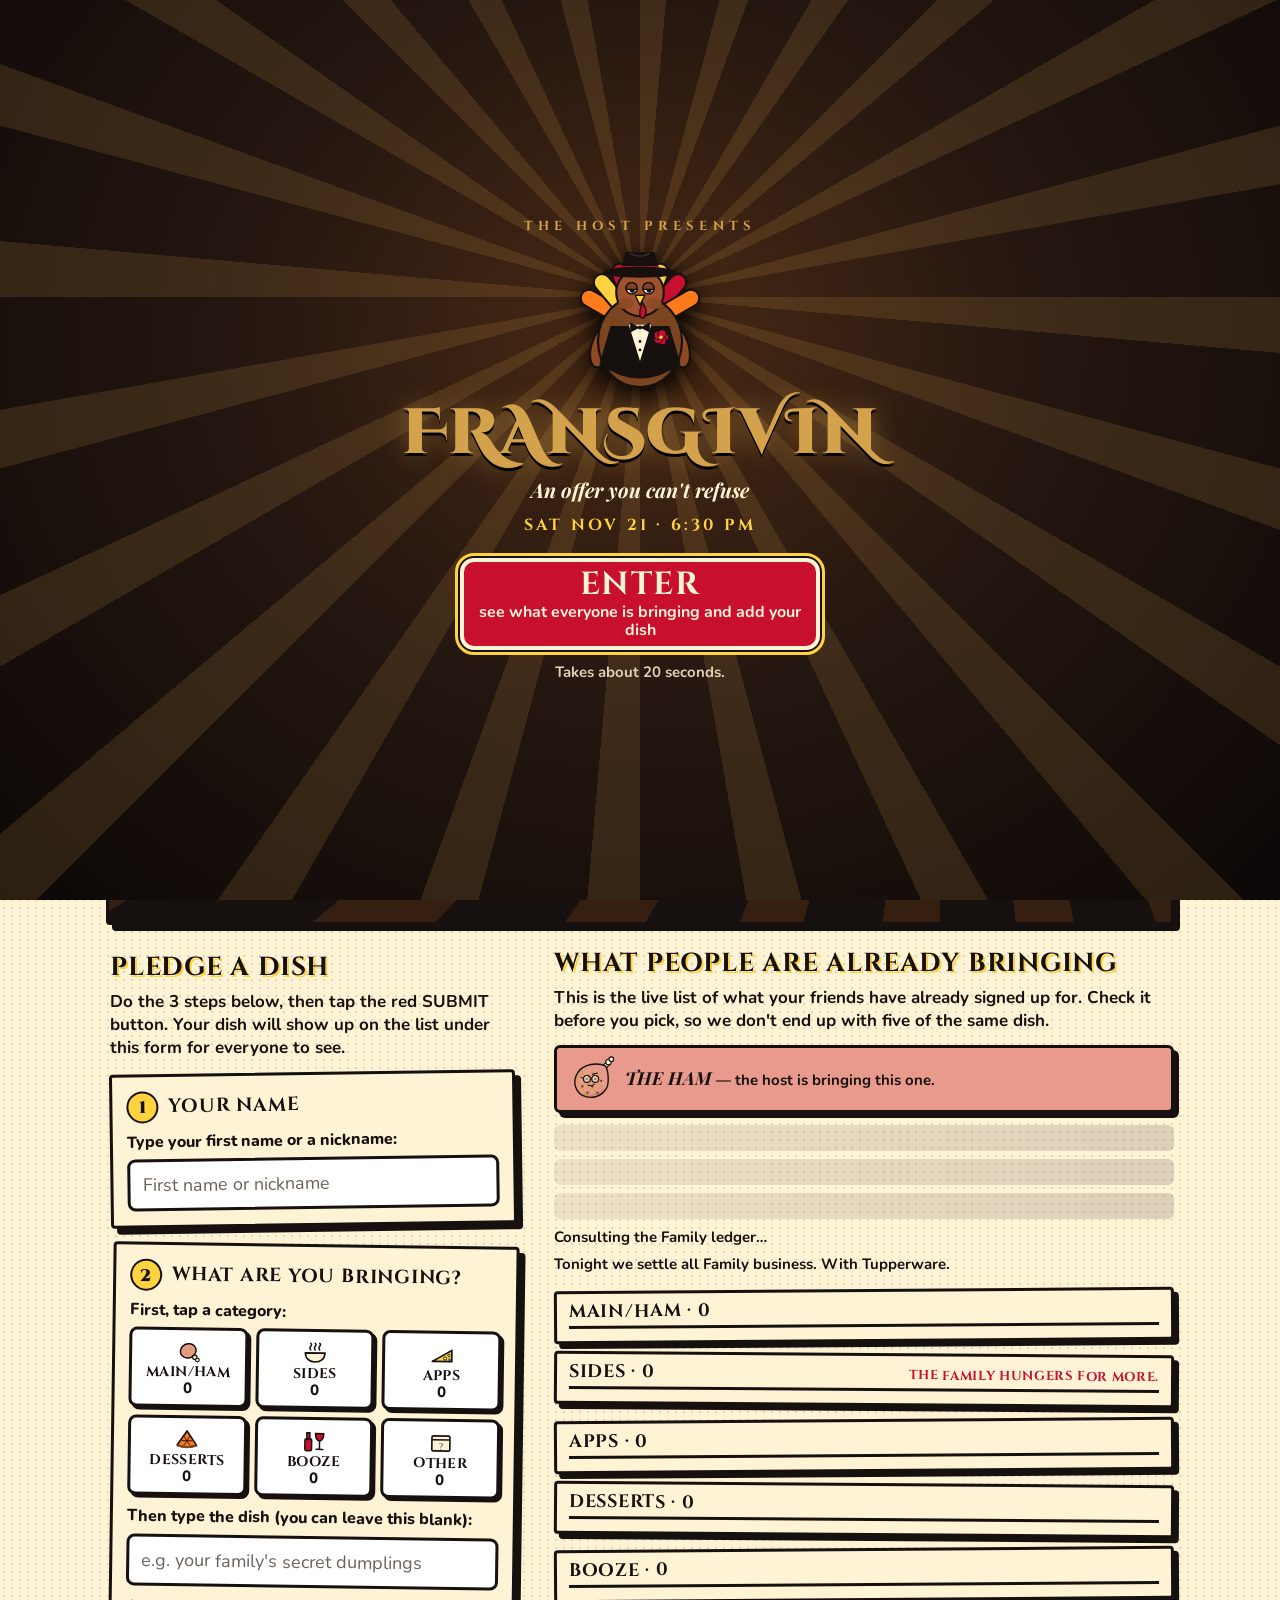
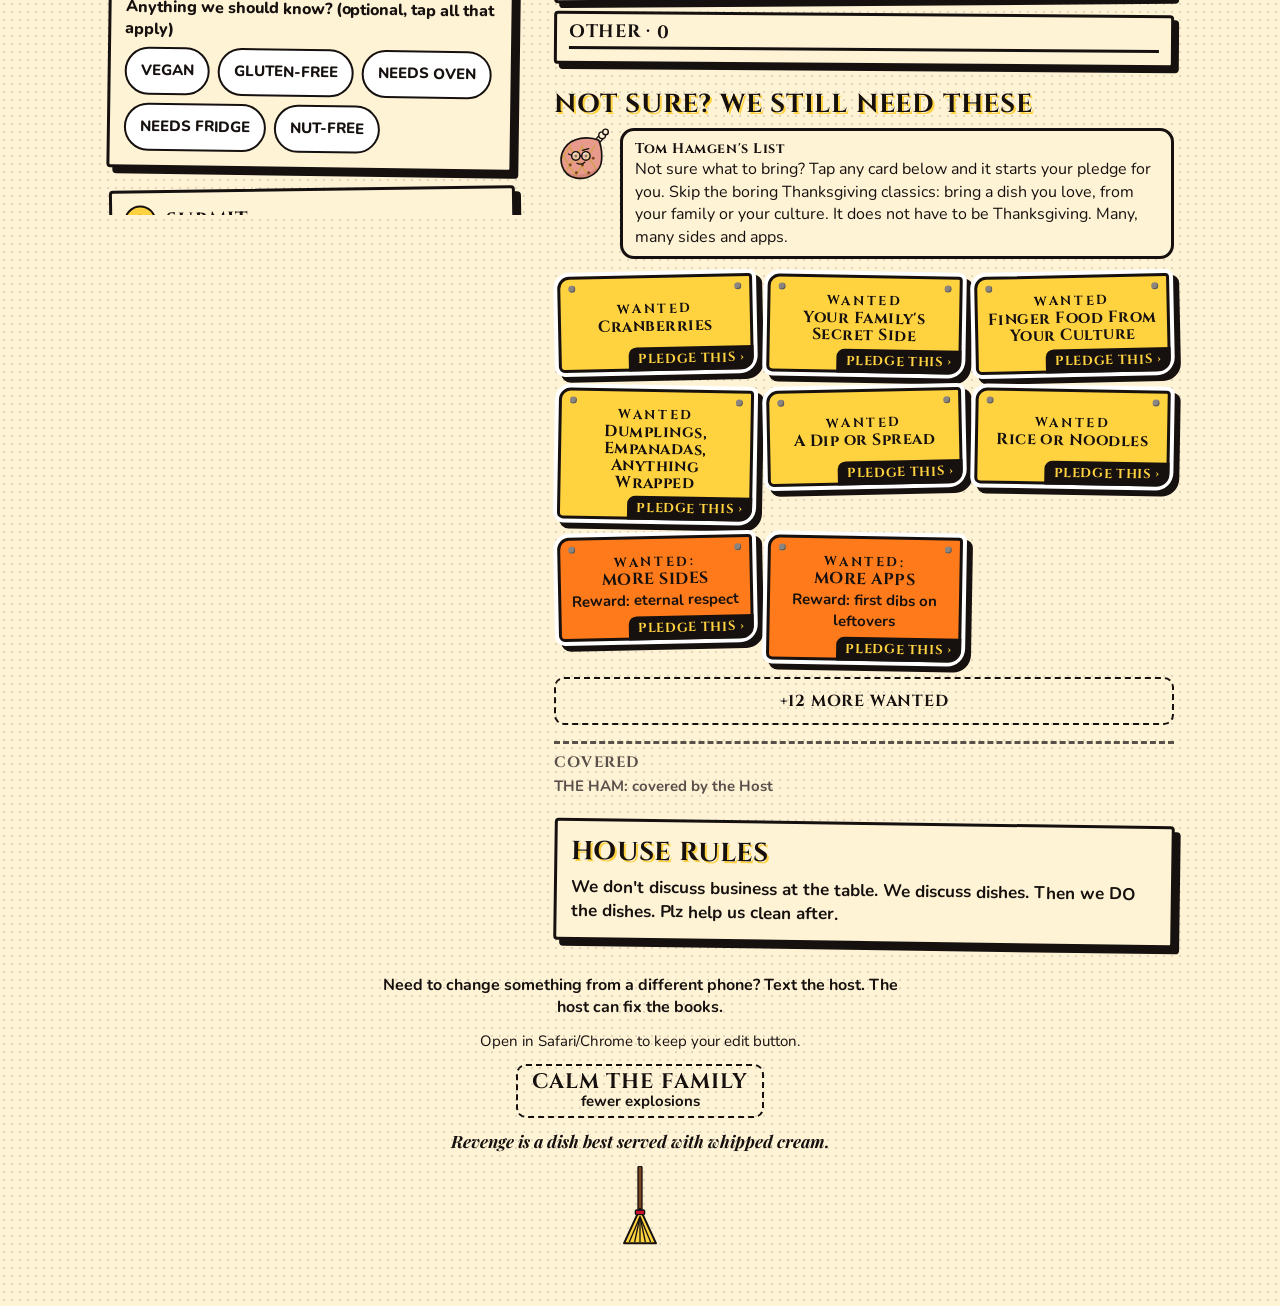
<file: index.html>
<!doctype html>
<html lang="en">
<head>
<meta charset="utf-8">
<meta name="viewport" content="width=device-width, initial-scale=1, viewport-fit=cover">
<title>FRANSGIVIN — An Offer You Can't Refuse (Bring Sides)</title>
<meta name="description" content="Sat Nov 21 · 6:30pm. Bring foods and booze. Plz help us clean after.">
<meta name="theme-color" content="#16110F">
<meta name="format-detection" content="telephone=no">
<meta property="og:title" content="FRANSGIVIN: An Offer You Can't Refuse">
<meta property="og:description" content="Sat Nov 21 · 6:30pm. Pledge a dish. Bring sides. The Family is watching.">
<meta property="og:type" content="website">
<link rel="icon" href="data:image/svg+xml,%3Csvg xmlns='http://www.w3.org/2000/svg' viewBox='0 0 100 100'%3E%3Ctext y='.9em' font-size='90'%3E%F0%9F%A6%83%3C/text%3E%3C/svg%3E">
<link rel="stylesheet" href="https://fonts.googleapis.com/css2?family=Cinzel:wght@700;900&family=Cinzel+Decorative:wght@900&family=Nunito:wght@400;700;800&family=Playfair+Display:ital,wght@1,700;1,900&display=swap">
<script>try{if(sessionStorage.getItem("frans_splash")==="1"&&!/[?&]splash=1/.test(location.search))document.documentElement.className+=" no-splash"}catch(e){}</script>
<style>
:root{
  --ink:#16110F;--cream:#FFF3D6;--kapow:#C8102E;--yolk:#FFD23F;--pumpkin:#FF7A1A;--gravy:#7A4520;--ham:#E89A8C;--white:#FFFFFF;
  --gold:#D4A24C;--covered:#5A504A;
  --f-comic:Cinzel,"Trajan Pro","Palatino Linotype",Georgia,serif;
  --f-title:"Cinzel Decorative",Cinzel,"Palatino Linotype",Georgia,serif;
  --f-serif:"Playfair Display",Georgia,"Bodoni 72",Didot,"Times New Roman",serif;
  --f-body:Nunito,system-ui,-apple-system,"Segoe UI",Roboto,sans-serif;
  --bar-h:64px;
  --safe-b:env(safe-area-inset-bottom,0px);
  --safe-t:env(safe-area-inset-top,0px);
}
*,*::before,*::after{box-sizing:border-box}
html{touch-action:manipulation;-webkit-tap-highlight-color:transparent;-webkit-text-size-adjust:100%;text-size-adjust:100%;
  background-color:var(--cream);background-image:radial-gradient(circle,#16110F22 1.2px,transparent 1.5px);background-size:8px 8px}
html.sheet-open{overflow:hidden}
body{margin:0;font-family:var(--f-body);font-size:16px;line-height:1.4;color:var(--ink);
  padding-bottom:calc(var(--bar-h) + var(--safe-b) + 20px);overflow-x:hidden}
button,input{font:inherit;color:inherit}
button{cursor:pointer;-webkit-appearance:none;appearance:none}
a{color:inherit}
h1,h2,h3,p{margin:0}
ul{margin:0;padding:0;list-style:none}
[hidden]{display:none!important}
:focus-visible{outline:3px solid var(--yolk)!important;outline-offset:2px;box-shadow:0 0 0 2px var(--ink)!important}
.vh{position:absolute!important;width:1px;height:1px;overflow:hidden;clip:rect(0 0 0 0);clip-path:inset(50%);white-space:nowrap}

/* ---------- banner / test strip ---------- */
.banner{position:relative;z-index:5;background:var(--kapow);color:var(--cream);font-weight:800;font-size:16px;text-align:center;
  padding:10px 12px;padding-top:calc(10px + var(--safe-t));border-bottom:3px solid var(--ink);display:flex;flex-wrap:wrap;gap:8px;align-items:center;justify-content:center}
.banner-btn{min-height:44px;min-width:88px;padding:0 16px;background:var(--cream);color:var(--ink);border:3px solid var(--ink);border-radius:8px;font-family:var(--f-comic);font-weight:700;font-size:15px;letter-spacing:.04em}
.test-strip{font:700 15px/1.3 ui-monospace,Menlo,monospace;padding:8px 12px;background:var(--ink);color:var(--yolk);white-space:pre-wrap}
.test-strip.fail{background:var(--kapow);color:var(--cream)}
.noscript{background:var(--yolk);padding:12px;text-align:center;font-weight:800;border-bottom:3px solid var(--ink)}

/* ---------- layout ---------- */
#stage{display:block;will-change:auto}
.wrap{max-width:1100px;margin:0 auto;padding:12px;display:grid;gap:22px;grid-template-columns:minmax(0,1fr)}
.section{min-width:0}
.sec-title{font-family:var(--f-comic);font-weight:700;font-size:26px;letter-spacing:.03em;line-height:1;margin:4px 0 10px;
  color:var(--ink);text-shadow:2px 2px 0 var(--yolk)}
.panel{background:var(--cream);border:3px solid var(--ink);box-shadow:6px 6px 0 var(--ink);border-radius:4px;padding:14px}
.tilt-l{transform:rotate(-.8deg)}
.tilt-r{transform:rotate(.8deg)}

/* ---------- buttons ---------- */
.btn{display:flex;flex-direction:column;align-items:center;justify-content:center;gap:2px;width:100%;min-height:58px;padding:6px 14px;
  border:3px solid var(--ink);border-radius:10px;box-shadow:4px 4px 0 var(--ink);text-decoration:none;text-align:center;
  transition:transform .08s,box-shadow .08s}
.btn:active{transform:translate(2px,2px);box-shadow:2px 2px 0 var(--ink)}
.btn-main{font-family:var(--f-comic);font-weight:700;font-size:19px;letter-spacing:.05em;line-height:1}
.btn-sub{font-family:var(--f-body);font-weight:700;font-size:15px;line-height:1.15}
.btn-kapow{background:var(--kapow);color:var(--cream)}
.btn-yolk{background:var(--yolk);color:var(--ink)}
.btn-yolk-outline{background:transparent;color:var(--yolk);border-color:var(--yolk);box-shadow:4px 4px 0 #FFD23F55}
.btn-ink-outline{background:var(--cream);color:var(--ink)}
.btn[disabled],.btn[aria-disabled="true"]{opacity:.55;cursor:not-allowed}
.btn-56{min-height:56px}
.btn-link{display:inline-flex;flex-direction:column;align-items:center;justify-content:center;min-height:48px;min-width:44px;padding:6px 14px;
  background:transparent;border:2px dashed var(--ink);border-radius:10px;color:var(--ink)}
.btn-link .btn-main{font-size:21px}
.btn-mini{min-height:44px;padding:0 14px;margin-top:8px;background:var(--yolk);color:var(--ink);border:3px solid var(--ink);border-radius:8px;
  font-family:var(--f-comic);font-weight:700;font-size:14px;letter-spacing:.04em;box-shadow:3px 3px 0 var(--cream)}

/* ---------- hero ---------- */
.hero{position:relative;color:var(--cream);border:3px solid var(--ink);box-shadow:6px 6px 0 var(--ink);border-radius:4px;padding:14px 14px 12px;
  background:repeating-conic-gradient(from 0deg at 80% 40%,#FF7A1A22 0 6deg,transparent 6deg 14deg),var(--ink);overflow:hidden}
.hero-sound{display:none}
.puppet{height:54px;margin:0 auto -4px;max-width:320px}
.puppet svg{width:100%;height:100%}
.logo{font-family:var(--f-title);font-style:normal;font-weight:900;font-size:clamp(30px,9.4vw,80px);line-height:1;letter-spacing:.02em;color:var(--gold);
  text-align:center;text-shadow:3px 3px 0 var(--kapow),0 0 22px #D4A24C55}
.date{font-family:var(--f-comic);font-weight:700;color:var(--yolk);font-size:20px;letter-spacing:.06em;text-align:center;margin-top:6px;line-height:1.05}
.tagline{text-align:center;font-family:var(--f-serif);font-style:italic;font-weight:700;font-size:16px;margin-top:2px}
.invite{text-align:center;font-weight:800;font-size:16px;margin-top:2px}
.invite-2{font-weight:700;font-size:15px;color:var(--yolk);margin-top:6px;max-width:34ch;margin-inline:auto}
.don-row{display:flex;align-items:flex-end;gap:8px;margin:10px 0 10px}
.bubble-wrap{flex:1;min-width:0;display:flex;flex-direction:column;align-items:flex-start}
.bubble{position:relative;background:var(--cream);color:var(--ink);border:3px solid var(--ink);border-radius:18px;padding:8px 12px;
  font-family:var(--f-serif);font-style:italic;font-weight:700;font-size:16px;line-height:1.25;
  display:-webkit-box;-webkit-line-clamp:4;-webkit-box-orient:vertical;overflow:hidden;overflow-wrap:anywhere;box-shadow:3px 3px 0 var(--kapow)}
.bubble-wrap::after{content:"";position:absolute}
.don-row .bubble-wrap{position:relative;align-items:flex-end}
.don-row .bubble-wrap::after{right:-10px;bottom:22px;width:0;height:0;border-left:14px solid var(--cream);border-top:8px solid transparent;border-bottom:8px solid transparent}
.don-btn{flex:none;width:88px;height:97px;padding:0;background:none;border:0;border-radius:12px}
.don-art,.don-art svg{display:block;width:100%;height:100%}
.don-svg .don-head{transform-box:fill-box;transform-origin:50% 90%}
.don-kiss .don-head{animation:don-nod .8s ease-in-out}
@keyframes don-nod{0%,100%{transform:rotate(0)}30%{transform:rotate(-12deg) translateY(4px)}60%{transform:rotate(6deg)}}
.pending-notice{display:block;width:100%;min-height:44px;margin:0 0 10px;padding:6px 12px;background:var(--yolk);color:var(--ink);border:3px solid var(--kapow);
  border-radius:8px;font-weight:800;font-size:16px}
.ctas{display:grid;gap:12px}
.ledger{margin-top:14px}
.ledger-list{display:flex;flex-wrap:wrap;gap:8px}
.ledger-btn{min-height:44px;padding:4px 10px;background:transparent;color:var(--cream);border:2px solid var(--cream);border-radius:8px;
  font-family:var(--f-comic);font-weight:700;font-size:14px;letter-spacing:.04em;display:inline-flex;align-items:center;gap:6px}
.lg-n.need{background:var(--yolk);color:var(--ink);border-radius:999px;padding:1px 9px;font-size:17px}
.ledger-sum{margin-top:8px;font-weight:700;font-size:15px;color:var(--cream)}

/* ---------- table ---------- */
.ham-card{display:flex;align-items:center;gap:10px;width:100%;min-height:64px;text-align:left;padding:8px 12px;background:var(--ham);color:var(--ink);
  border:3px solid var(--ink);border-radius:6px;box-shadow:5px 5px 0 var(--ink);overflow-wrap:anywhere}
.ham-art{flex:none;width:46px;height:46px}
.ham-art svg{width:100%;height:100%}
.ham-card .dish{font-family:var(--f-serif);font-style:italic;font-weight:700;font-size:18px}
.ham-card .meta{font-size:15px;font-weight:700}
.loading{margin-top:12px}
.loading-line{font-weight:700;font-size:15px;margin-top:6px}
.skel{height:26px;margin:8px 0;border-radius:6px;background:linear-gradient(90deg,#16110F14 0,#16110F26 50%,#16110F14 100%);background-size:200% 100%;animation:skel 1.2s linear infinite}
@keyframes skel{to{background-position:-200% 0}}
.empty{font-size:15px;font-style:italic;padding:6px 2px;color:var(--ink)}
.empty-all{margin-top:12px;font-weight:700}
.cat-panels{display:grid;gap:12px;margin-top:14px}
.cat-panel{background:var(--cream);border:3px solid var(--ink);border-radius:4px;box-shadow:5px 5px 0 var(--ink);padding:8px 12px 10px;scroll-margin-top:12px}
.cat-panel:nth-child(odd){transform:rotate(-.4deg)}
.cat-panel:nth-child(even){transform:rotate(.4deg)}
.cat-head{display:flex;flex-wrap:wrap;align-items:baseline;justify-content:space-between;gap:4px 10px;border-bottom:3px solid var(--ink);padding-bottom:4px;margin-bottom:2px}
.cat-h{font-family:var(--f-comic);font-weight:700;font-size:18px;letter-spacing:.04em;line-height:1.1}
.cat-status{font-family:var(--f-comic);font-weight:700;font-size:13px;letter-spacing:.05em;color:var(--kapow)}
.cat-status.ok{color:var(--ink)}
.cards{display:block}
.card{position:relative;padding:8px 4px 8px 4px;border-bottom:2px dashed #16110F40;overflow-wrap:anywhere;word-break:normal;scroll-margin:90px 0}
.card:last-child{border-bottom:0}
.card-line{line-height:1.35}
.card .dish{font-family:var(--f-serif);font-style:italic;font-weight:700;font-size:18px}
.card .meta{font-size:15px}
.card .mys-ic{display:inline-block;vertical-align:-5px;margin-right:4px;width:22px;height:22px}
.card .mys-ic svg{width:100%;height:100%}
.tag{display:inline-block;vertical-align:2px;margin-left:6px;padding:1px 7px;border-radius:5px;font-family:var(--f-comic);font-weight:700;font-size:13px;letter-spacing:.05em;line-height:1.3;white-space:nowrap}
.tag-yours{background:var(--ink);color:var(--yolk)}
.tag-yours svg{vertical-align:-3px;margin-right:3px}
.tag-new{background:var(--kapow);color:var(--cream);transform:rotate(-4deg)}
.tag-state{border:2px solid var(--ink);background:var(--cream);color:var(--ink)}
.tag-books{border:2px solid var(--kapow);color:var(--kapow);background:var(--cream);transform:rotate(-3deg)}
.tag-books.thunk{animation:thunk .45s cubic-bezier(.2,1.6,.4,1)}
@keyframes thunk{0%{transform:scale(2.4) rotate(-14deg);opacity:0}100%{transform:scale(1) rotate(-3deg);opacity:1}}
.tag-phone{background:var(--yolk);color:var(--ink)}
.card.mine{background:linear-gradient(90deg,#FFD23F33,transparent 70%)}
.card.pending{outline:3px dotted var(--ink);outline-offset:-2px;animation:pend 1.2s ease-in-out infinite}
@keyframes pend{50%{opacity:.6}}
.card.failed{outline:3px dashed var(--kapow);outline-offset:-2px;background:#C8102E10}
.card-err{font-size:15px;font-weight:700;color:var(--kapow);margin-top:4px}
.card-actions{display:flex;flex-wrap:wrap;gap:8px;margin-top:6px}
.act{min-height:44px;min-width:44px;padding:0 14px;border:2px solid var(--ink);border-radius:8px;background:var(--cream);color:var(--ink);
  font-family:var(--f-comic);font-weight:700;font-size:14px;letter-spacing:.04em}
.act-yes,.act-retry{background:var(--kapow);color:var(--cream)}
.card.fresh{animation:fresh 2.6s ease-out}
@keyframes fresh{0%,40%{background-color:var(--yolk)}100%{background-color:transparent}}
.card.fresh.card-new{animation:fresh 2.6s ease-out,card-in .45s ease-out}
.card.hl-ring{box-shadow:0 0 0 4px var(--yolk),0 0 0 6px var(--ink)}
.card.card-new{animation:card-in .45s ease-out}
@keyframes card-in{from{transform:translateY(-14px);opacity:0}to{transform:none;opacity:1}}
.card.leaving{pointer-events:none}
.card.fade-out{transition:opacity .3s;opacity:0}
.seal-slot{position:absolute;right:4px;top:4px;width:38px;height:38px;pointer-events:none}
.seal-slot:empty{display:none}
.seal-slot svg{width:100%;height:100%}
.seal-slam{animation:seal-slam .5s cubic-bezier(.3,1.5,.5,1) both}
@keyframes seal-slam{0%{transform:scale(3) rotate(-30deg);opacity:0}60%{opacity:1}100%{transform:scale(1) rotate(-8deg);opacity:1}}
.seal-fade{animation:fade-in .3s ease-out both;transform:rotate(-8deg)}
@keyframes fade-in{from{opacity:0}to{opacity:1}}
.card.has-seal .card-line{padding-right:40px}

/* ---------- wanted ---------- */
.hamgen-row{display:flex;gap:10px;align-items:flex-start}
.hamgen-art{flex:none;width:56px;height:56px}
.hamgen-art svg{width:100%;height:100%}
.blurb{font-size:16px;background:var(--cream);border:3px solid var(--ink);border-radius:14px;padding:8px 12px}
.blurb-who{display:block;font-family:var(--f-comic);font-weight:700;font-size:14px;letter-spacing:.04em}
.all-filled{margin-top:12px;font-weight:800;font-size:16px;background:var(--yolk);border:3px solid var(--ink);padding:8px 12px;border-radius:8px}
.posters{display:grid;grid-template-columns:repeat(auto-fill,minmax(148px,1fr));gap:16px 14px;margin-top:16px;padding:0 4px}
.poster{position:relative;display:flex;flex-direction:column;align-items:center;justify-content:center;width:100%;min-height:96px;padding:14px 8px 26px;
  background:var(--yolk);color:var(--ink);border:3px solid var(--ink);border-radius:12px 4px 14px 6px;
  box-shadow:0 0 0 4px var(--white),6px 6px 0 4px var(--ink);text-align:center;overflow-wrap:anywhere}
.posters li:nth-child(odd) .poster{transform:rotate(-1.2deg)}
.posters li:nth-child(even) .poster{transform:rotate(1deg)}
.poster::before,.poster::after{content:"";position:absolute;top:6px;width:7px;height:7px;border-radius:50%;background:#8a8580;box-shadow:inset -1px -1px 0 #00000055}
.poster::before{left:8px}
.poster::after{right:8px}
.poster:active{transform:translate(2px,2px)!important}
.poster-more{background:var(--pumpkin)}
.p-w{font-family:var(--f-comic);font-weight:700;font-size:13px;letter-spacing:.2em}
.p-name{font-family:var(--f-comic);font-weight:700;font-size:16px;letter-spacing:.03em;line-height:1.05}
.p-reward{font-size:15px;font-weight:700;margin-top:2px}
.p-prog{font-weight:800;font-size:15px}
.p-claim{position:absolute;right:-3px;bottom:-3px;background:var(--ink);color:var(--yolk);font-family:var(--f-comic);font-weight:700;font-size:13px;letter-spacing:.05em;
  padding:3px 9px;border-radius:8px 0 12px 0}
.more-wanted{margin-top:16px;width:100%}
.more-wanted{font-family:var(--f-comic);font-weight:700;font-size:16px;letter-spacing:.05em}
.covered{margin-top:16px;border-top:3px dashed var(--covered);padding-top:8px}
.covered-h{font-family:var(--f-comic);font-weight:700;font-size:15px;letter-spacing:.08em;color:var(--covered)}
.covered-list li{color:var(--covered);font-size:15px;font-weight:700;padding:3px 0;overflow-wrap:anywhere}
.covered-list s{font-family:var(--f-comic);font-weight:700;font-size:13px;letter-spacing:.04em}

/* ---------- ritual ---------- */
.ritual{scroll-margin-top:10px}
.ritual form{display:grid;gap:18px}
.panel-title{font-family:var(--f-comic);font-weight:700;font-size:19px;letter-spacing:.04em;line-height:1.05;margin-bottom:8px}
.lbl{display:block;font-weight:800;font-size:16px;margin:10px 0 6px}
.panel-title+.lbl{margin-top:0}
.field{display:block;width:100%;height:52px;padding:0 12px;font-size:18px;font-family:var(--f-body);background:var(--white);color:var(--ink);
  border:3px solid var(--ink);border-radius:8px;-webkit-appearance:none;appearance:none}
.field::placeholder{color:#6b625c}
.cats{display:grid;grid-template-columns:repeat(3,minmax(0,1fr));gap:8px;border-radius:8px}
.cats.pulse{animation:pulse-ring .7s ease-out}
@keyframes pulse-ring{0%{box-shadow:0 0 0 0 var(--yolk)}50%{box-shadow:0 0 0 8px var(--yolk)}100%{box-shadow:0 0 0 0 transparent}}
.cats.need{box-shadow:0 0 0 4px var(--yolk)}
.cat{display:flex;flex-direction:column;align-items:center;justify-content:center;gap:2px;min-height:80px;min-width:0;padding:6px 2px;background:var(--white);
  border:3px solid var(--ink);border-radius:8px;box-shadow:3px 3px 0 var(--ink);color:var(--ink)}
.cat-ic svg{display:block}
.cat-name{font-family:var(--f-comic);font-weight:700;font-size:14px;letter-spacing:.03em;line-height:1}
.cat-count{font-weight:800;font-size:15px;line-height:1}
.cat[aria-pressed="true"]{background:var(--ink);color:var(--yolk);box-shadow:3px 3px 0 var(--kapow)}
.fx-squash{animation:squash .4s ease-out}
@keyframes squash{0%{transform:scaleY(1)}30%{transform:scaleY(.8) scaleX(1.06)}65%{transform:scaleY(1.05)}100%{transform:none}}
.fx-flash{background:var(--yolk)!important;color:var(--ink)!important}
.ham-note{margin-top:8px;font-family:var(--f-serif);font-style:italic;font-weight:700;font-size:16px;background:var(--ham);border:2px solid var(--ink);border-radius:8px;padding:6px 10px}
.chips{display:flex;flex-wrap:wrap;gap:8px}
.chip{min-height:48px;padding:0 14px;background:var(--white);color:var(--ink);border:2px solid var(--ink);border-radius:999px;font-weight:800;font-size:15px}
.chip[aria-pressed="true"]{background:var(--yolk);box-shadow:inset 0 0 0 2px var(--ink)}
.chip[aria-pressed="true"]::before{content:"✓ "}
.dup-strip{margin-top:8px;background:var(--yolk);border:3px solid var(--ink);border-radius:8px;padding:8px 10px;font-size:15px;font-weight:700;overflow-wrap:anywhere}
.dup-strip .chips{margin-top:6px}
.dup-strip .chip{background:var(--cream)}
.hp{position:absolute;left:-10000px;top:auto;width:1px;height:1px;overflow:hidden;opacity:0}
.seal-panel{padding:12px}
.btn-seal{min-height:64px}
.btn-seal .btn-main{font-size:31px}
.btn-seal.wobble{animation:wobble .45s ease-in-out}
@keyframes wobble{0%,100%{transform:none}20%{transform:translateX(-8px) rotate(-2deg)}40%{transform:translateX(7px) rotate(2deg)}60%{transform:translateX(-5px)}80%{transform:translateX(3px)}}
.status{min-height:22px;margin-top:10px;font-weight:800;font-size:16px;overflow-wrap:anywhere}
.ritual.yoinked .panel{box-shadow:0 0 0 4px var(--yolk),6px 6px 0 var(--ink)}

/* ---------- rules / footer ---------- */
.rules p{font-size:17px;font-weight:700}
.foot{display:grid;gap:12px;justify-items:center;text-align:center;padding:8px 0 20px}
.foot .btn{max-width:420px}
.foot-line{font-size:16px;font-weight:700;max-width:520px}
.foot-small{font-size:15px}
.calm-btn[aria-pressed="true"]{background:var(--ink);color:var(--yolk);border-style:solid}
.foot-joke{font-family:var(--f-serif);font-style:italic;font-weight:700;font-size:17px;max-width:520px}
.broom-art{width:40px;height:80px;display:block}
.broom-art svg{width:100%;height:100%}

/* ---------- bottom bar + sound toggle ---------- */
.bar{position:fixed;left:0;right:0;bottom:0;z-index:40;height:calc(var(--bar-h) + var(--safe-b));padding:8px 12px calc(8px + var(--safe-b));
  background:var(--ink);display:flex;gap:8px;align-items:stretch;border-top:3px solid var(--yolk);transition:transform .2s ease-out}
.bar.off,body.typing .bar{transform:translateY(110%)}
.bar-pledge{flex:1;min-height:48px;padding:2px 10px;box-shadow:none;border-color:var(--cream)}
.bar-pledge .btn-main{font-size:21px}
.bar-pledge .btn-sub{font-size:13px}
.snd{display:inline-flex;align-items:center;justify-content:center;gap:4px;border:2px solid var(--cream);background:transparent;color:var(--cream);border-radius:8px}
.snd[aria-pressed="true"]{background:var(--yolk);color:var(--ink);border-color:var(--yolk)}
.snd-bar{flex:none;width:56px;min-height:48px;flex-direction:column;gap:0;padding:0}
.snd-bar .snd-ic{font-size:19px;line-height:1}
.snd-bar .snd-short{font-family:var(--f-comic);font-weight:700;font-size:13px;letter-spacing:.05em;line-height:1}
.snd-bar .snd-text,.snd-bar .snd-sub{position:absolute;width:1px;height:1px;overflow:hidden;clip:rect(0 0 0 0);clip-path:inset(50%);white-space:nowrap}
.snd-hero{min-height:44px;padding:4px 12px;flex-wrap:wrap;max-width:240px}
.snd-hero .snd-text{font-family:var(--f-comic);font-weight:700;font-size:14px;letter-spacing:.05em}
.snd-hero .snd-sub{font-size:14px;font-weight:700;flex-basis:100%;text-align:center}
.snd-hero .snd-sub:empty{display:none}
.snd-hero .snd-short{display:none}

/* ---------- toasts ---------- */
.toasts{position:fixed;left:12px;right:12px;bottom:calc(var(--bar-h) + var(--safe-b) + 10px);z-index:70;display:flex;flex-direction:column;gap:8px;align-items:center;pointer-events:none}
body.bar-hidden .toasts{bottom:calc(14px + var(--safe-b))}
body.typing .toasts{bottom:auto;top:calc(10px + var(--safe-t))}
.toast{pointer-events:auto;max-width:520px;width:100%;display:flex;align-items:center;gap:10px;background:var(--ink);color:var(--cream);border:3px solid var(--yolk);
  border-radius:10px;padding:10px 12px;font-weight:700;font-size:16px;box-shadow:4px 4px 0 var(--kapow);overflow-wrap:anywhere;animation:toast-in .25s ease-out}
.toast-err{background:var(--kapow);border-color:var(--ink);box-shadow:4px 4px 0 var(--ink)}
.toast-msg{flex:1;min-width:0}
.toast-act{flex:none;min-height:44px;min-width:64px;padding:0 12px;background:var(--yolk);color:var(--ink);border:2px solid var(--ink);border-radius:8px;font-family:var(--f-comic);font-weight:700;font-size:14px;letter-spacing:.05em}
.toast.out{opacity:0;transition:opacity .3s}
@keyframes toast-in{from{transform:translateY(12px);opacity:0}to{transform:none;opacity:1}}

/* ---------- sheet ---------- */
.sheet-wrap{position:fixed;inset:0;z-index:80}
.sheet-backdrop{position:absolute;inset:0;background:#16110FB3}
.sheet{position:absolute;left:0;right:0;bottom:0;max-height:88vh;overflow:auto;background:var(--cream);border-top:4px solid var(--ink);border-radius:18px 18px 0 0;
  padding:14px 14px calc(16px + var(--safe-b));box-shadow:0 -6px 0 var(--yolk);animation:sheet-up .25s ease-out;max-width:640px;margin:0 auto}
@keyframes sheet-up{from{transform:translateY(40px);opacity:.4}to{transform:none;opacity:1}}
.sheet-top{display:flex;gap:10px;align-items:center}
.spuds-art{flex:none;width:72px;height:72px}
.spuds-art svg{width:100%;height:100%}
.sheet-title{font-family:var(--f-serif);font-style:italic;font-weight:700;font-size:19px;line-height:1.25;overflow-wrap:anywhere}
.sheet-title:focus{outline:none}
.sheet-rows{margin:10px 0;border:3px solid var(--ink);border-radius:8px;background:var(--white);padding:6px 10px}
.sheet-rows li{font-size:16px;padding:3px 0;overflow-wrap:anywhere}
.sheet-rows .dish{font-family:var(--f-serif);font-style:italic;font-weight:700}
.sheet-chips{margin:4px 0 12px}
.sheet-chips-lbl{flex-basis:100%;font-weight:800;font-size:15px}
.sheet-chips .chip{background:var(--yolk)}
.sheet-btns{display:grid;gap:10px}

/* ---------- fx ---------- */
.fx-canvas{position:fixed;left:0;top:0;width:100vw;height:100vh;pointer-events:none;z-index:60}
.fx-layer{position:fixed;inset:0;pointer-events:none;z-index:61;overflow:hidden}
.fx-sticker{position:absolute;pointer-events:none}
.fx-sticker svg{width:100%;height:100%;display:block;overflow:visible}
.fx-word{position:absolute;transform:translate(-50%,-100%);font-family:var(--f-comic);font-weight:700;font-size:21px;letter-spacing:.05em;color:var(--yolk);white-space:nowrap;
  text-shadow:-2px -2px 0 var(--ink),2px -2px 0 var(--ink),-2px 2px 0 var(--ink),2px 2px 0 var(--ink),4px 4px 0 var(--kapow);pointer-events:none}
.fx-pop{animation:fx-pop 1.2s cubic-bezier(.2,1.4,.4,1) forwards}
@keyframes fx-pop{0%{transform:scale(.2) rotate(-20deg);opacity:0}25%{transform:scale(1.15) rotate(4deg);opacity:1}40%{transform:scale(1) rotate(0)}80%{opacity:1}100%{transform:scale(1.05);opacity:0}}
.fx-rise{animation:fx-rise .7s ease-out forwards}
@keyframes fx-rise{0%{transform:translate(-50%,-100%) scale(.6);opacity:0}25%{opacity:1;transform:translate(-50%,-110%) scale(1.1)}100%{transform:translate(-50%,-260%) scale(1);opacity:0}}
.fx-static{animation:none;opacity:1}
.fx-splat{animation:fx-splat .8s ease-out forwards}
@keyframes fx-splat{0%{transform:scale(.3);opacity:1}25%{transform:scale(1.08)}35%{transform:scale(1)}75%{opacity:1}100%{opacity:0;transform:scale(1) translateY(6px)}}
.fx-deflate{animation:fx-deflate .85s ease-in forwards}
@keyframes fx-deflate{0%{transform:scale(1)}20%{transform:scale(1.1,.9)}40%{transform:scale(.8,1.05)}60%{transform:scale(.7,.55) rotate(-6deg)}80%{transform:scale(.45) rotate(8deg);opacity:1}100%{transform:scale(.3) rotate(0);opacity:0}}
.fx-deflated{opacity:.85;filter:grayscale(.6)}
/* builder 2 effects (#1 #3 #4 #6 #7 #9 #11 #12): elements are placed once, then moved by transform/opacity only */
.logo{position:relative}
.fx-shine{position:absolute;left:0;top:0;bottom:0;overflow:hidden;pointer-events:none;
  -webkit-mask-image:linear-gradient(90deg,transparent,#000 35%,#000 65%,transparent);mask-image:linear-gradient(90deg,transparent,#000 35%,#000 65%,transparent)}
.fx-shine-txt{position:absolute;left:0;top:0;white-space:nowrap;text-align:center;color:var(--white);text-shadow:none;opacity:.9}
.fx-layer>div{position:absolute}
.fx-cap{transform:translate(-50%,-50%);width:max-content;max-width:min(92vw,520px)}
.fx-cap-in{display:block;font-family:var(--f-comic);font-weight:700;font-size:22px;letter-spacing:.04em;line-height:1.05;text-align:center;color:var(--ink);
  background:var(--yolk);border:3px solid var(--ink);border-radius:8px;padding:6px 12px;box-shadow:4px 4px 0 var(--kapow);overflow-wrap:anywhere}
.fx-cap-word .fx-cap-in{background:none;border:0;box-shadow:none;padding:0;color:var(--yolk);font-size:30px;
  text-shadow:-2px -2px 0 var(--ink),2px -2px 0 var(--ink),-2px 2px 0 var(--ink),2px 2px 0 var(--ink),4px 4px 0 var(--kapow)}
.fx-strut{left:0!important;top:auto!important;bottom:calc(10px + var(--safe-b));width:120px;height:132px}
.fx-strut-bob,.fx-strut-bob svg,.fx-peek svg,.fx-don-fly svg,.fx-broom svg,.fx-cool-don svg,.fx-sign-don svg{display:block;width:100%;height:100%}
.fx-peek{top:auto!important;bottom:calc(6px + var(--safe-b))}
.fx-cool,.fx-sign-wrap{left:50%!important;top:auto!important;bottom:calc(14px + var(--safe-b));transform:translateX(-50%);display:flex;align-items:flex-end;gap:6px;width:max-content;max-width:94vw}
.fx-cool .fx-cap-in{font-size:24px;max-width:240px}
.fx-cool-don,.fx-sign-don{flex:none;display:block;width:88px;height:97px}
.fx-sign-wrap{left:0!important;transform:none;align-items:center}
.fx-sign-don{margin-left:-22px}
.fx-sign{display:block;max-width:210px;font-family:var(--f-comic);font-weight:700;font-size:16px;letter-spacing:.04em;line-height:1.1;color:var(--ink);background:var(--cream);
  border:3px solid var(--ink);border-radius:4px;padding:8px 10px;box-shadow:4px 4px 0 var(--gravy);transform:rotate(-4deg)}
.fx-flare{border:4px solid var(--gold);border-radius:50%;box-shadow:0 0 0 3px #FFD23F66}
.fx-yoink{position:absolute!important;margin:0;pointer-events:none;transform-origin:0 0}
.fx-don-fly{transform-origin:50% 50%}
.fx-ticker{left:0!important;right:0;top:0!important;padding:calc(10px + var(--safe-t)) 12px 10px;background:var(--kapow);color:var(--cream);
  border-bottom:3px solid var(--ink);box-shadow:0 4px 0 var(--ink);font-family:var(--f-comic);font-weight:700;font-size:16px;letter-spacing:.04em;line-height:1.2;
  white-space:nowrap;overflow:hidden;text-overflow:ellipsis}
.fx-ticker-lab{background:var(--yolk);color:var(--ink);padding:0 6px;border-radius:3px;margin-right:4px}

/* ---------- reduced mode: kill motion except elements marked r-ok ---------- */
html.reduced *:not(.r-ok),html.reduced *:not(.r-ok)::before,html.reduced *:not(.r-ok)::after{animation-duration:.001ms!important;animation-iteration-count:1!important;transition-duration:.001ms!important;scroll-behavior:auto!important}
html.reduced .card.pending{animation:none!important}
html.reduced .card.fresh{animation:none!important;box-shadow:0 0 0 4px var(--yolk),0 0 0 6px var(--ink)}
html.reduced .skel{animation:none!important}
@media (prefers-reduced-motion:reduce){
  *,*::before,*::after{scroll-behavior:auto!important}
  .skel,.card.pending{animation:none!important}
}

/* ---------- small heights: hide the puppet hand so the hero fits ---------- */
@media (max-height:700px){.puppet{display:none}}
@media (max-width:360px){.btn-main{font-size:22px}.cat-name{font-size:16px}}

/* ---------- desktop ---------- */
@media (min-width:900px){
  body{padding-bottom:24px}
  .bar{display:none}
  .toasts{left:auto;right:16px;bottom:16px;width:420px}
  body.typing .toasts{top:auto;bottom:16px}
  .wrap{grid-template-columns:420px minmax(0,1fr);grid-template-areas:"hero hero" "ritual table" "ritual wanted" "ritual rules" "foot foot";align-items:start;column-gap:28px;padding:16px}
  .hero{grid-area:hero;padding:18px 24px}
  .table-sec{grid-area:table}
  .wanted-sec{grid-area:wanted}
  .rules{grid-area:rules}
  .foot{grid-area:foot}
  .ritual{grid-area:ritual;grid-row:2 / span 3;position:sticky;top:16px;max-height:calc(100vh - 32px);max-height:calc(100dvh - 32px);overflow:auto;padding:4px 10px 10px 4px}
  .hero-sound{display:block;position:absolute;top:12px;right:12px;z-index:2}
  .don-btn{width:120px;height:132px}
  .ctas{grid-template-columns:1fr 1fr;max-width:760px;margin:0 auto}
  .don-row{max-width:760px;margin-left:auto;margin-right:auto}
  .ledger-list{justify-content:center}
  .ledger-sum{text-align:center}
  .puppet{height:70px}
}

/* ---------- explicit guidance: steps, giant button, lead lines ---------- */
.steps{list-style:none;margin:12px 0 14px;display:grid;gap:8px}
.steps li{display:flex;align-items:center;gap:10px;background:#FFF3D61F;border:2px solid #FFF3D666;border-radius:10px;padding:8px 10px;font-weight:800;font-size:17px;line-height:1.2}
.step-n{flex:none;display:inline-flex;align-items:center;justify-content:center;width:32px;height:32px;border-radius:50%;background:var(--yolk);color:var(--ink);
  border:2px solid var(--ink);font-family:var(--f-comic);font-weight:900;font-size:17px;line-height:1}
.panel-title{display:flex;align-items:center;gap:10px}
.lead{font-size:17px;font-weight:700;line-height:1.35;margin:0 0 12px}
.btn-giant{min-height:92px;border-width:4px;border-radius:14px;box-shadow:0 6px 0 var(--ink),0 0 0 4px var(--yolk);animation:giant-pulse 1.7s ease-in-out infinite}
.btn-giant .btn-main{font-size:clamp(24px,7.4vw,32px);letter-spacing:.05em}
.btn-giant .btn-sub{font-size:16px}
.btn-arrow{font-size:20px;line-height:1;color:var(--yolk);animation:arrow-bob 1s ease-in-out infinite}
@keyframes giant-pulse{0%,100%{transform:scale(1)}50%{transform:scale(1.03)}}
@keyframes arrow-bob{0%,100%{transform:translateY(0)}50%{transform:translateY(5px)}}
.btn-seal .btn-main{font-size:26px}
.ctas{margin:4px 0 12px}

/* ---------- splash ---------- */
.splash{position:fixed;inset:0;z-index:200;display:flex;align-items:center;justify-content:center;padding:20px;padding-top:calc(20px + var(--safe-t));padding-bottom:calc(20px + var(--safe-b));
  background:radial-gradient(ellipse at 50% 38%,#4a2a14 0,#241610 45%,#0c0807 100%);color:var(--cream);overflow:hidden;transition:opacity .4s;cursor:pointer}
.splash.out{opacity:0;pointer-events:none}
html.no-splash .splash{display:none}
html.splash-on{overflow:hidden}
.splash-rays{position:absolute;inset:-35%;background:repeating-conic-gradient(from 0deg at 50% 40%,#D4A24C26 0 5deg,transparent 5deg 15deg);animation:rays-spin 50s linear infinite}
@keyframes rays-spin{to{transform:rotate(360deg)}}
.leaves i{position:absolute;top:-10%;font-style:normal;font-size:26px;opacity:.9;animation:leaf-fall 9s linear infinite}
.leaves i:nth-child(1){left:6%;animation-delay:0s}.leaves i:nth-child(2){left:20%;animation-delay:2.5s;font-size:22px}
.leaves i:nth-child(3){left:34%;animation-delay:5s}.leaves i:nth-child(4){left:48%;animation-delay:1.2s;font-size:30px}
.leaves i:nth-child(5){left:62%;animation-delay:6.4s}.leaves i:nth-child(6){left:76%;animation-delay:3.4s;font-size:22px}
.leaves i:nth-child(7){left:88%;animation-delay:7.6s}.leaves i:nth-child(8){left:14%;animation-delay:4.2s;font-size:20px}
@keyframes leaf-fall{0%{transform:translate(0,0) rotate(0)}50%{transform:translate(30px,55vh) rotate(180deg)}100%{transform:translate(-20px,115vh) rotate(380deg)}}
.splash-inner{position:relative;display:flex;flex-direction:column;align-items:center;text-align:center;max-width:420px;width:100%}
.splash-pre{font-family:var(--f-comic);font-weight:700;font-size:13px;letter-spacing:.4em;color:var(--gold)}
.splash-art{width:140px;height:155px;margin:8px 0 4px;animation:splash-bob 3s ease-in-out infinite;filter:drop-shadow(0 8px 14px #000)}
.splash-art svg{display:block;width:100%;height:100%}
@keyframes splash-bob{0%,100%{transform:translateY(0) rotate(-1.5deg)}50%{transform:translateY(-8px) rotate(1.5deg)}}
.splash-title{font-family:var(--f-title);font-weight:900;font-size:clamp(32px,10vw,64px);line-height:1;letter-spacing:.02em;color:var(--gold);
  text-shadow:0 3px 0 #000,0 0 26px #D4A24C77;animation:splash-rise .9s ease-out both}
@keyframes splash-rise{from{transform:translateY(14px) scale(.94);opacity:0}to{transform:none;opacity:1}}
.splash-sub{font-family:var(--f-serif);font-style:italic;font-weight:700;font-size:20px;margin-top:10px;color:var(--cream)}
.splash-date{font-family:var(--f-comic);font-weight:700;font-size:16px;letter-spacing:.2em;color:var(--yolk);margin-top:10px}
.splash-go{margin-top:22px;max-width:360px;border-color:var(--cream)}
.splash-help{margin-top:12px;font-size:15px;font-weight:700;opacity:.85}
@media (max-height:620px){.splash-art{width:96px;height:106px}.splash-go{margin-top:14px;min-height:76px}}
@media (prefers-reduced-motion:reduce){.splash *,.btn-giant,.btn-arrow{animation:none!important}}
</style>
</head>
<body>
<noscript><style>.splash{display:none!important}</style></noscript>
<div id="splash" class="splash" role="dialog" aria-modal="true" aria-labelledby="splashTitle">
  <div class="splash-rays" aria-hidden="true"></div>
  <div class="leaves" aria-hidden="true"><i>🍂</i><i>🍁</i><i>🍂</i><i>🍁</i><i>🍂</i><i>🍁</i><i>🍂</i><i>🍁</i></div>
  <div class="splash-inner">
    <p class="splash-pre">THE HOST PRESENTS</p>
    <div class="splash-art" id="splashArt" aria-hidden="true"></div>
    <h2 id="splashTitle" class="splash-title">FRANSGIVIN</h2>
    <p class="splash-sub">An offer you can't refuse</p>
    <p class="splash-date">SAT NOV 21 · 6:30 PM</p>
    <button type="button" id="splashGo" class="btn btn-kapow btn-giant splash-go"><span class="btn-main">ENTER</span><span class="btn-sub">see what everyone is bringing and add your dish</span></button>
    <p class="splash-help">Takes about 20 seconds.</p>
  </div>
</div>
<canvas id="fx" class="fx-canvas" aria-hidden="true"></canvas>
<div id="banner" class="banner" role="status" hidden><span id="bannerText"></span> <button type="button" id="bannerRetry" class="banner-btn" hidden>RETRY</button></div>
<div id="testStrip" class="test-strip" role="status" hidden></div>
<noscript><p class="noscript">The Family's ledger needs JavaScript to take offers. Text the host what you're bringing.</p></noscript>
<main id="stage">
<div class="wrap">

<header id="hero" class="hero">
  <div class="hero-sound">
    <button type="button" class="snd snd-hero js-sound" aria-pressed="false"><span class="snd-ic" aria-hidden="true">🔇</span> <span class="snd-text">SOUND: OFF</span><span class="snd-sub">the Don naps</span></button>
  </div>
  <div class="puppet" id="puppetArt" aria-hidden="true"></div>
  <h1 class="logo">FRANSGIVIN</h1>
  <p class="date">SAT NOV 21 · 6:30PM</p>
  <p class="tagline">Friendsgiving potluck. Everyone brings something to eat or drink.</p>
  <ol class="steps" aria-label="How it works">
    <li><span class="step-n">1</span><span>Tap the big red button.</span></li>
    <li><span class="step-n">2</span><span>Type your name and what you're bringing.</span></li>
    <li><span class="step-n">3</span><span>Tap SUBMIT. You're on the list.</span></li>
  </ol>
  <div class="ctas">
    <a href="#ritual" class="btn btn-kapow btn-giant js-pledge"><span class="btn-main">PLEDGE A DISH</span><span class="btn-sub">tap here to add what you're bringing</span><span class="btn-arrow" aria-hidden="true">▼</span></a>
  </div>
  <p class="invite invite-2">Skip the boring classics. Bring a dish you actually love: a family recipe, your culture's greatest hit, anything. Plz help us clean after.</p>
  <div class="don-row">
    <div class="bubble-wrap">
      <p id="donBubble" class="bubble" aria-live="polite">You come to my table… on the day of the Friendsgiving.</p>
      <button type="button" id="seeMine" class="btn-mini" hidden>SEE MY DISH</button>
    </div>
    <button type="button" id="donBtn" class="don-btn" aria-label="Poke the Don"><span id="donArt" class="don-art" aria-hidden="true"></span></button>
  </div>
  <button type="button" id="pendingNotice" class="pending-notice" hidden></button>
  <nav class="ledger" aria-label="The Ledger">
    <ul id="ledger" class="ledger-list">
      <li><button type="button" class="ledger-btn" data-cat="Main/Ham"><span class="lg-name">HAM:</span> <span class="lg-n">COVERED</span></button></li>
      <li><button type="button" class="ledger-btn" data-cat="Sides"><span class="lg-name">SIDES</span> <span class="lg-n">0</span></button></li>
      <li><button type="button" class="ledger-btn" data-cat="Apps"><span class="lg-name">APPS</span> <span class="lg-n">0</span></button></li>
      <li><button type="button" class="ledger-btn" data-cat="Desserts"><span class="lg-name">DESSERTS</span> <span class="lg-n">0</span></button></li>
      <li><button type="button" class="ledger-btn" data-cat="Booze"><span class="lg-name">BOOZE</span> <span class="lg-n">0</span></button></li>
      <li><button type="button" class="ledger-btn" data-cat="Other"><span class="lg-name">OTHER</span> <span class="lg-n">0</span></button></li>
    </ul>
  </nav>
  <p id="ledgerSum" class="ledger-sum">0 offers on the table · 18 still WANTED</p>
</header>

<section id="ritual" class="section ritual" aria-labelledby="ritualTitle">
  <h2 id="ritualTitle" class="sec-title">PLEDGE A DISH</h2>
  <p class="lead">Do the 3 steps below, then tap the red SUBMIT button. Your dish will show up on the list under this form for everyone to see.</p>
  <form id="form" novalidate>
    <div class="panel tilt-l">
      <h3 class="panel-title"><span class="step-n">1</span>YOUR NAME</h3>
      <label for="nameIn" class="lbl">Type your first name or a nickname:</label>
      <input id="nameIn" name="name" class="field" type="text" maxlength="30" autocomplete="given-name" enterkeyhint="done" autocapitalize="words" spellcheck="false" placeholder="First name or nickname">
    </div>
    <div class="panel tilt-r">
      <h3 class="panel-title"><span class="step-n">2</span>WHAT ARE YOU BRINGING?</h3>
      <p id="catLbl" class="lbl">First, tap a category:</p>
      <div id="cats" class="cats" role="group" aria-labelledby="catLbl">
        <button type="button" class="cat" data-cat="Main/Ham" aria-pressed="false"><span class="cat-ic" aria-hidden="true"></span><span class="cat-name">MAIN/HAM</span><span class="cat-count">0</span></button>
        <button type="button" class="cat" data-cat="Sides" aria-pressed="false"><span class="cat-ic" aria-hidden="true"></span><span class="cat-name">SIDES</span><span class="cat-count">0</span></button>
        <button type="button" class="cat" data-cat="Apps" aria-pressed="false"><span class="cat-ic" aria-hidden="true"></span><span class="cat-name">APPS</span><span class="cat-count">0</span></button>
        <button type="button" class="cat" data-cat="Desserts" aria-pressed="false"><span class="cat-ic" aria-hidden="true"></span><span class="cat-name">DESSERTS</span><span class="cat-count">0</span></button>
        <button type="button" class="cat" data-cat="Booze" aria-pressed="false"><span class="cat-ic" aria-hidden="true"></span><span class="cat-name">BOOZE</span><span class="cat-count">0</span></button>
        <button type="button" class="cat" data-cat="Other" aria-pressed="false"><span class="cat-ic" aria-hidden="true"></span><span class="cat-name">OTHER</span><span class="cat-count">0</span></button>
      </div>
      <p id="hamNote" class="ham-note" hidden>The Host has the ham covered. A second main? Bold. Allowed.</p>
      <label for="dishIn" class="lbl">Then type the dish (you can leave this blank):</label>
      <input id="dishIn" name="dish" class="field" type="text" maxlength="60" autocomplete="off" enterkeyhint="done" autocapitalize="sentences" placeholder="e.g. Grandma's mac n cheese">
      <div id="dupStrip" class="dup-strip" aria-live="polite" hidden></div>
      <p id="notesLbl" class="lbl">Anything we should know? (optional, tap all that apply)</p>
      <div id="notes" class="chips" role="group" aria-labelledby="notesLbl">
        <button type="button" class="chip" aria-pressed="false" data-note="VEGAN">VEGAN</button>
        <button type="button" class="chip" aria-pressed="false" data-note="GLUTEN-FREE">GLUTEN-FREE</button>
        <button type="button" class="chip" aria-pressed="false" data-note="NEEDS OVEN">NEEDS OVEN</button>
        <button type="button" class="chip" aria-pressed="false" data-note="NEEDS FRIDGE">NEEDS FRIDGE</button>
        <button type="button" class="chip" aria-pressed="false" data-note="NUT-FREE">NUT-FREE</button>
      </div>
      <div class="hp" aria-hidden="true"><input id="hpIn" type="text" name="website" tabindex="-1" autocomplete="off"></div>
    </div>
    <div class="panel tilt-l seal-panel">
      <h3 class="panel-title"><span class="step-n">3</span>SUBMIT</h3>
      <button type="submit" id="sealBtn" class="btn btn-kapow btn-seal"><span class="btn-main">SUBMIT MY DISH</span><span id="sealSub" class="btn-sub">tap to add it to the list</span></button>
      <p id="status" class="status" aria-live="polite"></p>
    </div>
  </form>
</section>

<section id="table" class="section table-sec" aria-labelledby="tableTitle">
  <h2 id="tableTitle" class="sec-title">WHAT PEOPLE ARE ALREADY BRINGING</h2>
  <p class="lead">This is the live list of what your friends have already signed up for. Check it before you pick, so we don't end up with five of the same dish.</p>
  <button type="button" id="hamCard" class="ham-card" aria-label="The Host's ham">
    <span id="hamArt" class="ham-art" aria-hidden="true"></span>
    <span class="ham-text"><span class="dish">THE HAM</span> <span class="meta">— the host is bringing this one.</span></span>
  </button>
  <div id="tableLoading" class="loading">
    <ul class="cards"><li class="skel"></li><li class="skel"></li><li class="skel"></li></ul>
    <p class="loading-line">Consulting the Family ledger…</p>
  </div>
  <p id="tableEmpty" class="empty empty-all" hidden>Nobody has signed up yet. Be the first: tap PLEDGE A DISH above.</p>
  <div id="catPanels" class="cat-panels">
    <section class="cat-panel" id="cat-main" data-cat="Main/Ham"><div class="cat-head"><h3 class="cat-h">MAIN/HAM · <span class="cat-n">0</span></h3><p class="cat-status"></p></div><ul class="cards"></ul><p class="empty">Nothing here yet. Fredo is here, but Fredo brought nothing. Don't be Fredo.</p></section>
    <section class="cat-panel" id="cat-sides" data-cat="Sides"><div class="cat-head"><h3 class="cat-h">SIDES · <span class="cat-n">0</span></h3><p class="cat-status">THE FAMILY HUNGERS FOR MORE.</p></div><ul class="cards"></ul><p class="empty">No sides yet. Somebody's gonna have to step up.</p></section>
    <section class="cat-panel" id="cat-apps" data-cat="Apps"><div class="cat-head"><h3 class="cat-h">APPS · <span class="cat-n">0</span></h3><p class="cat-status"></p></div><ul class="cards"></ul><p class="empty">Nothing here yet. Fredo is here, but Fredo brought nothing. Don't be Fredo.</p></section>
    <section class="cat-panel" id="cat-desserts" data-cat="Desserts"><div class="cat-head"><h3 class="cat-h">DESSERTS · <span class="cat-n">0</span></h3><p class="cat-status"></p></div><ul class="cards"></ul><p class="empty">No desserts yet. A Friendsgiving without pie is just a meeting.</p></section>
    <section class="cat-panel" id="cat-booze" data-cat="Booze"><div class="cat-head"><h3 class="cat-h">BOOZE · <span class="cat-n">0</span></h3><p class="cat-status"></p></div><ul class="cards"></ul><p class="empty">Dry so far. The Family is… concerned.</p></section>
    <section class="cat-panel" id="cat-other" data-cat="Other"><div class="cat-head"><h3 class="cat-h">OTHER · <span class="cat-n">0</span></h3><p class="cat-status"></p></div><ul class="cards"></ul><p class="empty">Nothing here yet. Fredo is here, but Fredo brought nothing. Don't be Fredo.</p></section>
  </div>
</section>

<section id="wanted" class="section wanted-sec" aria-labelledby="wantedTitle">
  <h2 id="wantedTitle" class="sec-title">NOT SURE? WE STILL NEED THESE</h2>
  <div class="hamgen-row">
    <span id="hamgenArt" class="hamgen-art" aria-hidden="true"></span>
    <p class="blurb"><span class="blurb-who">Tom Hamgen's List</span> Not sure what to bring? Tap any card below and it starts your pledge for you. Skip the boring Thanksgiving classics: bring a dish you love, from your family or your culture. It does not have to be Thanksgiving. Many, many sides and apps.</p>
  </div>
  <p id="allFilled" class="all-filled" hidden>All filled. More sides anyway. Sides are love.</p>
  <ul id="posters" class="posters">
    <li><button type="button" class="poster" data-idx="0"><span class="p-w">WANTED</span><span class="p-name">Cranberries</span><span class="p-claim">PLEDGE THIS ›</span></button></li>
    <li><button type="button" class="poster" data-idx="1"><span class="p-w">WANTED</span><span class="p-name">Your Family's Secret Side</span><span class="p-claim">PLEDGE THIS ›</span></button></li>
    <li><button type="button" class="poster" data-idx="2"><span class="p-w">WANTED</span><span class="p-name">Finger Food From Your Culture</span><span class="p-claim">PLEDGE THIS ›</span></button></li>
    <li><button type="button" class="poster" data-idx="3"><span class="p-w">WANTED</span><span class="p-name">Dumplings, Empanadas, Anything Wrapped</span><span class="p-claim">PLEDGE THIS ›</span></button></li>
    <li><button type="button" class="poster" data-idx="4"><span class="p-w">WANTED</span><span class="p-name">A Dip or Spread</span><span class="p-claim">PLEDGE THIS ›</span></button></li>
    <li><button type="button" class="poster" data-idx="5"><span class="p-w">WANTED</span><span class="p-name">Rice or Noodles</span><span class="p-claim">PLEDGE THIS ›</span></button></li>
    <li><button type="button" class="poster poster-more" data-idx="more"><span class="p-w">WANTED:</span><span class="p-name">MORE SIDES</span><span class="p-reward">Reward: eternal respect</span><span class="p-claim">PLEDGE THIS ›</span></button></li>
    <li><button type="button" class="poster poster-more" data-idx="moreApps"><span class="p-w">WANTED:</span><span class="p-name">MORE APPS</span><span class="p-reward">Reward: first dibs on leftovers</span><span class="p-claim">PLEDGE THIS ›</span></button></li>
  </ul>
  <button type="button" id="moreWanted" class="btn-link more-wanted" aria-expanded="false" aria-controls="posters" hidden>+12 MORE WANTED</button>
  <div class="covered">
    <h3 class="covered-h">COVERED</h3>
    <ul id="covered" class="covered-list"><li><span class="cv-item">THE HAM: covered by the Host</span></li></ul>
  </div>
</section>

<section id="rules" class="section panel rules tilt-r" aria-labelledby="rulesTitle">
  <h2 id="rulesTitle" class="sec-title">HOUSE RULES</h2>
  <p>We don't discuss business at the table. We discuss dishes. Then we DO the dishes. Plz help us clean after.</p>
</section>

<footer id="foot" class="foot">
  <p class="foot-line">Need to change something from a different phone? Text the host. The host can fix the books.</p>
  <p class="foot-small">Open in Safari/Chrome to keep your edit button.</p>
  <button type="button" id="calmBtn" class="btn-link calm-btn" aria-pressed="false"><span class="btn-main">CALM THE FAMILY</span><span class="btn-sub">fewer explosions</span></button>
  <p id="footJoke" class="foot-joke">Leave the ham. Take the stuffing.</p>
  <span id="broomArt" class="broom-art" aria-hidden="true"></span>
</footer>

</div>
</main>

<div id="bar" class="bar">
  <a href="#ritual" class="btn btn-kapow bar-pledge js-pledge"><span class="btn-main">PLEDGE A DISH</span><span class="btn-sub">tap here to add what you're bringing</span></a>
  <button type="button" class="snd snd-bar js-sound" aria-pressed="false"><span class="snd-ic" aria-hidden="true">🔇</span> <span class="snd-text">SOUND: OFF</span><span class="snd-sub">the Don naps</span><span class="snd-short" aria-hidden="true">OFF</span></button>
</div>
<div id="toasts" class="toasts" aria-live="polite"></div>
<div id="fxLayer" class="fx-layer" aria-hidden="true"></div>

<div id="sheet" class="sheet-wrap" hidden>
  <div id="sheetBackdrop" class="sheet-backdrop"></div>
  <div id="sheetBox" class="sheet" role="dialog" aria-modal="true" aria-labelledby="sheetTitle">
    <div class="sheet-top">
      <span id="spudsArt" class="spuds-art" aria-hidden="true"></span>
      <h2 id="sheetTitle" class="sheet-title" tabindex="-1"></h2>
    </div>
    <ul id="sheetRows" class="sheet-rows"></ul>
    <div id="sheetChips" class="chips sheet-chips"></div>
    <div class="sheet-btns">
      <button type="button" id="sheetPick" class="btn btn-kapow btn-56"><span class="btn-main">PICK SOMETHING ELSE</span><span class="btn-sub">choose a different dish</span></button>
      <button type="button" id="sheetAnyway" class="btn btn-ink-outline btn-56"><span class="btn-main">BRING IT ANYWAY</span><span class="btn-sub">two is fine</span></button>
    </div>
  </div>
</div>

<script>
(function () {
  var s = document.getElementById('splash');
  if (!s) return;
  var root = document.documentElement;
  if (/(^| )no-splash( |$)/.test(root.className)) { s.parentNode.removeChild(s); return; }
  root.className += ' splash-on';
  var done = false, timer = 0, ids = ['stage', 'bar'];
  function lock(v) { ids.forEach(function (id) { var e = document.getElementById(id); if (e) { try { e.inert = v; } catch (x) { /* optional */ } } }); }
  function close() {
    if (done) return; done = true; clearTimeout(timer);
    try { sessionStorage.setItem('frans_splash', '1'); } catch (e) { /* private mode */ }
    s.className += ' out'; lock(false);
    root.className = root.className.replace(' splash-on', '');
    window.scrollTo(0, 0);
    setTimeout(function () {
      if (s.parentNode) s.parentNode.removeChild(s);
      try { if (window.FX && FX.play) FX.play('hero', { hero: document.getElementById('hero'), logo: document.querySelector('.logo') }); } catch (e) { /* effects are optional */ }
    }, 420);
  }
  lock(true);
  s.addEventListener('click', close);
  document.addEventListener('keydown', function (e) { if (e.key === 'Escape' || e.key === 'Enter') close(); });
  timer = setTimeout(close, 9000);
  var go = document.getElementById('splashGo');
  try { go.focus({ preventScroll: true }); } catch (e) { /* ignore */ }
})();
</script>
<script>
const ENDPOINT = "https://script.google.com/macros/s/AKfycbxzHlGd1mSyA05s7sIaIC02YeDcdQ5uK3LDygcKjxFFWjhd2y-tyD4TpkX6uOrp5l4/exec"; /* @@ENDPOINT@@ */
/* ---- dedupe.js ---- */
/* FRANSGIVIN dedupe + WANTED math. Pure functions, no DOM access. Spec §6, §8 plus skeptic amendment A4. */
var DEDUPE = (function () {
  'use strict';

  var CATS = ['Main/Ham', 'Sides', 'Apps', 'Desserts', 'Booze', 'Other'];

  // Control, zero-width and bidi characters (A8).
  var STRIP_RE = /[\u0000-\u001F\u007F​-‏‪-‮⁦-⁩﻿]/g;

  /** Cap by code points so emoji never split. */
  function cap(s, n) {
    return Array.from(String(s)).slice(0, n).join('');
  }

  /** Strip control/bidi chars, collapse whitespace, trim, cap at n code points. */
  function clean(s, n) {
    var out = String(s == null ? '' : s).replace(STRIP_RE, ' ').replace(/\s+/g, ' ').trim();
    return n ? cap(out, n).trim() : out;
  }

  var FILLER = ['store bought', 'gluten free', 'dairy free', 'home made', 'homemade', 'grandmas', 'moms', 'dads',
    'famous', 'classic', 'extra', 'some', 'big', 'small', 'little', 'best', 'my', 'the', 'an', 'a', 'vegan', 'gf']
    .sort(function (a, b) { return b.length - a.length; });

  function singular(t) {
    if (t.length <= 3) return t;
    if (/ies$/.test(t)) return (t.length - 3 <= 3) ? t.slice(0, -1) : t.slice(0, -3) + 'y';
    if (/oes$/.test(t)) return t.slice(0, -2);
    if (/(ch|sh)es$/.test(t)) return t.slice(0, -2);
    if (/s$/.test(t) && !/ss$/.test(t)) return t.slice(0, -1);
    return t;
  }

  function removeWord(padded, phrase) {
    var p = ' ' + phrase + ' ';
    while (padded.indexOf(p) >= 0) padded = padded.split(p).join(' ');
    return padded;
  }

  function normalize(dish) {
    var s = clean(dish).toLowerCase();
    if (s.normalize) s = s.normalize('NFD');
    s = s.replace(/[̀-ͯ]/g, '');
    s = s.replace(/[‘’ʼ`´]/g, "'");
    s = s.replace(/[&+]/g, ' and ');
    s = s.replace(/(^|\s)'?n'?(?=\s|$)/g, '$1and');
    s = s.replace(/'/g, '');
    s = s.replace(/[^\p{L}\p{M}\p{N}\s]/gu, ' ').replace(/\s+/g, ' ').trim();
    if (!s) return '';
    var padded = ' ' + s + ' ';
    for (var i = 0; i < FILLER.length; i++) padded = removeWord(padded, FILLER[i]);
    return padded.trim().split(/\s+/).filter(Boolean).map(singular).join(' ');
  }

  var SYN = {
    mash: ['mashed potato', 'smashed potato', 'potato mash', 'mashed tater', 'mash'],
    mac: ['macaroni and cheese', 'mac and cheese', 'mac cheese', 'macaroni', 'mac'],
    greenbean: ['green bean casserole', 'green bean', 'string bean'],
    stuffing: ['stuffing', 'dressing'],
    sweetpotato: ['sweet potato casserole', 'candied yam', 'sweet potato', 'yam'],
    bread: ['dinner roll', 'cornbread', 'biscuit', 'bread', 'roll', 'naan', 'pita', 'focaccia', 'baguette', 'flatbread', 'challah'],
    cranberry: ['cranberry sauce', 'cranberry'],
    gravy: ['gravy'],
    salad: ['green salad', 'salad'],
    veg: ['roasted vegetable', 'roasted veg', 'brussels sprout', 'veggie', 'squash', 'carrot'],
    pumpkinpie: ['pumpkin pie'],
    applepie: ['apple pie'],
    pecanpie: ['pecan pie'],
    pie: ['pie'],
    wine: ['red wine', 'white wine', 'wine', 'rose', 'prosecco', 'champagne'],
    beer: ['hard seltzer', 'beer', 'cider', 'ipa'],
    na: ['non alcoholic', 'sparkling water', 'mocktail', 'seltzer', 'soda', 'juice'],
    ice: ['ice'],
    togo: ['to go container', 'tupperware', 'container', 'foil'],
    wrapped: ['dumpling', 'empanada', 'spring roll', 'lumpia', 'samosa', 'pierogi', 'pierogy', 'potsticker', 'gyoza', 'wonton', 'tamale', 'bao', 'dim sum'],
    dip: ['spinach artichoke dip', 'spinach dip', 'artichoke dip', 'chips and dip', 'dip', 'hummus', 'guacamole', 'guac', 'salsa', 'queso', 'baba ganoush', 'tzatziki', 'pimento cheese', 'spread'],
    starch: ['fried rice', 'jollof rice', 'jollof', 'rice and beans', 'rice pilaf', 'pilaf', 'risotto', 'lo mein', 'noodle', 'couscous', 'orzo', 'quinoa', 'rice'],
    tangy: ['kimchi', 'coleslaw', 'slaw', 'pickle', 'pickled', 'giardiniera', 'chutney', 'sauerkraut'],
    ham: ['ham'],
    turkey: ['turkey']
  };

  // Checked FIRST. An empty key blanks the phrase so it can never trigger a key; a real key wins at once.
  var EXCEPT = {
    'ice cream': '', 'carrot cake': '', 'egg roll': '', 'cinnamon roll': '', 'pot pie': '',
    'sweet potato pie': 'pie', 'apple cider': 'na', 'cranberry juice': 'na', 'rice pudding': '', 'rice krispie': ''
  };

  var KEY_CAT = {
    mash: 'Sides', mac: 'Sides', greenbean: 'Sides', stuffing: 'Sides', sweetpotato: 'Sides', bread: 'Sides',
    cranberry: 'Sides', gravy: 'Sides', salad: 'Sides', veg: 'Sides',
    pumpkinpie: 'Desserts', applepie: 'Desserts', pecanpie: 'Desserts', pie: 'Desserts',
    wine: 'Booze', beer: 'Booze',
    na: 'Other', ice: 'Other', togo: 'Other',
    wrapped: 'Apps', dip: 'Apps', starch: 'Sides', tangy: 'Sides',
    ham: 'Main/Ham', turkey: 'Main/Ham'
  };

  var FAMILY = { pie: 'pie', pumpkinpie: 'pie', applepie: 'pie', pecanpie: 'pie' };

  /** Normalized phrase list (synonyms run through normalize at startup, plus their plural form). */
  function buildPhrases(map) {
    var out = [];
    var seen = {};
    Object.keys(map).forEach(function (k) {
      var list = Array.isArray(map[k]) ? map[k] : [k];
      list.forEach(function (raw) {
        var key = Array.isArray(map[k]) ? k : map[k];
        [normalize(raw), normalize(raw + 's')].forEach(function (p) {
          if (p && !seen[p]) { seen[p] = 1; out.push({ p: p, key: key }); }
        });
      });
    });
    return out.sort(function (a, b) { return b.p.length - a.p.length; });
  }
  var PHRASES = buildPhrases(SYN);
  var EXC_PHRASES = buildPhrases(EXCEPT);

  function keyOf(norm) {
    if (!norm) return '';
    var t = ' ' + norm + ' ';
    var i;
    for (i = 0; i < EXC_PHRASES.length; i++) {
      var e = EXC_PHRASES[i];
      if (t.indexOf(' ' + e.p + ' ') >= 0) {
        if (e.key) return e.key;
        t = removeWord(t, e.p);
      }
    }
    for (i = 0; i < PHRASES.length; i++) {
      if (t.indexOf(' ' + PHRASES[i].p + ' ') >= 0) return PHRASES[i].key;
    }
    return '';
  }

  function analyze(dish) {
    var norm = normalize(dish);
    return { norm: norm, key: keyOf(norm), tokens: norm ? norm.split(' ') : [] };
  }

  function categoryFor(key) { return KEY_CAT[key] || ''; }

  function levenshtein(a, b) {
    if (a === b) return 0;
    var al = a.length, bl = b.length;
    if (!al) return bl;
    if (!bl) return al;
    var prev = new Array(bl + 1), cur = new Array(bl + 1), i, j;
    for (j = 0; j <= bl; j++) prev[j] = j;
    for (i = 1; i <= al; i++) {
      cur[0] = i;
      for (j = 1; j <= bl; j++) {
        var c = a.charCodeAt(i - 1) === b.charCodeAt(j - 1) ? 0 : 1;
        cur[j] = Math.min(prev[j] + 1, cur[j - 1] + 1, prev[j - 1] + c);
      }
      var tmp = prev; prev = cur; cur = tmp;
    }
    return prev[bl];
  }

  function jaccard(ta, tb) {
    var A = {}, B = {}, inter = 0, uni = 0, k;
    ta.forEach(function (t) { A[t] = 1; });
    tb.forEach(function (t) { B[t] = 1; });
    for (k in A) { uni++; if (B[k]) inter++; }
    for (k in B) { if (!A[k]) uni++; }
    return uni ? inter / uni : 0;
  }

  /** Compare two analyzed dishes: 'strong' | 'soft' | ''. */
  function compare(a, b) {
    if (!a.norm || !b.norm) return '';
    if (a.key && b.key) {
      if (a.key === b.key) return 'strong';
      if (FAMILY[a.key] && FAMILY[a.key] === FAMILY[b.key]) return 'soft';
      return '';
    }
    if (a.norm === b.norm) return 'strong';
    if (jaccard(a.tokens, b.tokens) >= 0.6) return 'strong';
    if (!a.key && !b.key && a.norm.length >= 6 && b.norm.length >= 6) {
      var L = Math.max(a.norm.length, b.norm.length);
      if (levenshtein(a.norm, b.norm) <= (L <= 12 ? 2 : 3)) return 'strong';
    }
    return '';
  }

  /** The Host's ham: scored, never rendered, never removable (A4). */
  var HOST_HAM = { id: '__host_ham', name: 'The Host', dish: 'Ham', category: 'Main/Ham', note: '', virtual: true };

  function buildIndex(rows) {
    return rows.map(function (r) { return { row: r, a: analyze(r.dish) }; });
  }

  /**
   * Score a new dish against an index.
   * Returns {level:'strong'|'soft'|'', kind:'booze'|'pie'|'', matches:[rows], norm, key}.
   */
  function score(dish, category, index) {
    var a = analyze(dish);
    var res = { level: '', kind: '', matches: [], norm: a.norm, key: a.key };
    if (!a.norm) return res;
    var strong = [], soft = [];
    for (var i = 0; i < index.length; i++) {
      var l = compare(a, index[i].a);
      if (l === 'strong') strong.push(index[i].row);
      else if (l === 'soft') soft.push(index[i].row);
    }
    res.matches = strong.concat(soft);
    if (strong.length) res.level = 'strong';
    else if (soft.length) { res.level = 'soft'; res.kind = 'pie'; }
    if (res.level === 'strong' && category === 'Booze') { res.level = 'soft'; res.kind = 'booze'; }
    return res;
  }

  // [label, category, key ('' = any row in the category), target, hint (set = generic poster: no prefilled dish)]
  var WANTED = [
    ['Cranberries', 'Sides', 'cranberry', 1],
    ["Your Family's Secret Side", 'Sides', '', 4, 'a family recipe nobody ever wrote down'],
    ['Finger Food From Your Culture', 'Apps', '', 4, 'something you grew up eating'],
    ['Dumplings, Empanadas, Anything Wrapped', 'Apps', 'wrapped', 1, 'pierogi, lumpia, samosas, gyoza'],
    ['A Dip or Spread', 'Apps', 'dip', 1, 'hummus, guac, queso, whipped feta'],
    ['Rice or Noodles', 'Sides', 'starch', 1, 'jollof, fried rice, lo mein, anything'],
    ['Tangy: Slaw, Pickles, Kimchi', 'Sides', 'tangy', 1, 'kimchi, slaw, pickled anything'],
    ['Sweet Potatoes', 'Sides', 'sweetpotato', 1],
    ['Bread From Anywhere', 'Sides', 'bread', 1, 'naan, challah, cornbread, focaccia'],
    ['Salad', 'Sides', 'salad', 1],
    ['Roasted Veggies', 'Sides', 'veg', 1],
    ['Pumpkin Pie', 'Desserts', 'pumpkinpie', 1],
    ['A Dessert From Your Culture', 'Desserts', '', 4, 'baklava, flan, mochi, grandma\'s cake'],
    ['Wine', 'Booze', 'wine', 2],
    ['Beer / Cider', 'Booze', 'beer', 1],
    ['Non-Alcoholic Drinks', 'Other', 'na', 1],
    ['Ice', 'Other', 'ice', 1],
    ['To-Go Containers', 'Other', 'togo', 1]
  ];

  // The classics the host does not need more of: they never fill a "your family's secret" slot.
  var TRADITIONAL = { mash: 1, mac: 1, greenbean: 1, stuffing: 1, gravy: 1 };

  /** WANTED fill state for a list of rows ({name, dish, category}). */
  function computeWanted(rows) {
    var items = WANTED.map(function (w, i) {
      return { idx: i, label: w[0], category: w[1], key: w[2], target: w[3], count: 0, names: [], filled: false, catLevel: !w[2], generic: !!w[4], hint: w[4] || '' };
    });
    rows.forEach(function (r) {
      if (!r || r.virtual) return;
      var k = keyOf(normalize(r.dish));
      var hit = null, i;
      if (k) {
        for (i = 0; i < items.length; i++) {
          if (items[i].key === k && items[i].category === r.category) { hit = items[i]; break; }
        }
      }
      if (!hit && !(k && TRADITIONAL[k])) {
        for (i = 0; i < items.length; i++) {
          if (items[i].catLevel && items[i].category === r.category) { hit = items[i]; break; }
        }
      }
      if (hit) {
        hit.count++;
        if (r.name && hit.names.indexOf(r.name) < 0) hit.names.push(r.name);
      }
    });
    items.forEach(function (it) { it.filled = it.count >= it.target; });
    return {
      items: items,
      unfilled: items.filter(function (it) { return !it.filled; }),
      filled: items.filter(function (it) { return it.filled; })
    };
  }

  /** The WANTED item a new row would newly fill, or null. */
  function wouldFill(rows, row) {
    var before = computeWanted(rows).items;
    var after = computeWanted(rows.concat([row])).items;
    for (var i = 0; i < after.length; i++) {
      if (after[i].filled && !before[i].filled) return after[i];
    }
    return null;
  }

  /** Up to n unfilled keyed items: same category first, then Sides, excluding a key. */
  function stillNeeded(wanted, category, excludeKey, n) {
    n = n || 3;
    var pool = wanted.unfilled.filter(function (it) { return it.key && !it.generic && it.key !== excludeKey; });
    var out = [];
    function take(pred) {
      pool.forEach(function (it) { if (out.length < n && pred(it) && out.indexOf(it) < 0) out.push(it); });
    }
    take(function (it) { return it.category === category; });
    take(function (it) { return it.category === 'Sides'; });
    take(function () { return true; });
    return out;
  }

  function topUnfilled(wanted, category) {
    for (var i = 0; i < wanted.unfilled.length; i++) {
      if (!category || wanted.unfilled[i].category === category) return wanted.unfilled[i];
    }
    return null;
  }

  function DEDUPE_stillNeededHasGeneric(w) {
    return stillNeeded(w, 'Sides', '', 20).some(function (it) { return it.generic; });
  }

  function selfTest() {
    var results = [];
    function check(name, got, want) {
      results.push({ name: name, pass: got === want, got: got, want: want });
    }
    var keyVectors = [
      ['Mashed Potatoes', 'mash'], ["Grandma's mac n cheese", 'mac'], ['Mac & Cheese', 'mac'],
      ["mac 'n' cheese", 'mac'], ['Brussels sprouts', 'veg'], ['Roasted veggies', 'veg'],
      ['Pies', 'pie'], ['Ice cream', ''], ['Bag of ice', 'ice'], ['Carrot cake', ''],
      ['Egg rolls', ''], ['Cinnamon rolls', ''], ['Dinner rolls', 'bread'], ['Chicken pot pie', ''],
      ['Sweet potato pie', 'pie'], ['Sweet potato casserole', 'sweetpotato'], ['Apple cider', 'na'],
      ['Cranberry juice', 'na'], ['Cranberry sauce', 'cranberry'], ['Hard seltzer', 'beer'],
      ['To-go containers', 'togo'], ['Homemade Stuffing', 'stuffing'], ['Crème brûlée', ''],
      ['Green bean casserole', 'greenbean'], ['Rosé', 'wine'], ['Pumpkin pie with ice cream', 'pumpkinpie'],
      ['Cranberries', 'cranberry'], ['Pork dumplings', 'wrapped'], ['Lumpia', 'wrapped'], ['Pierogies', 'wrapped'],
      ['Spinach artichoke dip', 'dip'], ['Hummus', 'dip'], ['Jollof rice', 'starch'], ['Rice pudding', ''],
      ['Rice Krispie treats', ''], ['Kimchi', 'tangy'], ['Pickled onions', 'tangy'], ['Naan', 'bread'], ['Plantains', '']
    ];
    keyVectors.forEach(function (v) { check('key:' + v[0], keyOf(normalize(v[0])), v[1]); });
    check('norm:pies', normalize('Pies'), 'pie');
    check('norm:accents', normalize('Crème Brûlée'), 'creme brulee');
    check('norm:filler', normalize("My mom's famous GF stuffing!!"), 'stuffing');

    function s(dish, cat, other) { return score(dish, cat, buildIndex([{ dish: other, name: 'x', category: 'Sides' }])).level; }
    check('score:stuffing~dressing', s('Stuffing', 'Sides', 'Dressing'), 'strong');
    check('score:salad~salsa', s('Salad', 'Sides', 'Salsa'), '');
    check('score:chips~chili', s('Chips', 'Apps', 'Chili'), '');
    check('score:pumpkin~pecan', s('Pumpkin pie', 'Desserts', 'Pecan pie'), 'soft');
    check('score:pie~apple', s('Pie', 'Desserts', 'Apple pie'), 'soft');
    check('score:booze exempt', s('Red wine', 'Booze', 'Red wine'), 'soft');
    check('score:brownies', s('Chocolate brownies', 'Desserts', 'Chocolate brownie'), 'strong');
    check('score:deviled', s('Deviled eggs', 'Apps', 'Devilled eggs'), 'strong');
    check('score:mashed taters', s('Mashed taters', 'Sides', 'Mashed potatoes'), 'strong');
    check('score:empty', s('', 'Sides', 'Stuffing'), '');
    check('score:filler only', s('The best', 'Sides', 'The best'), '');
    check('score:host ham', score('Ham', 'Main/Ham', buildIndex([HOST_HAM])).level, 'strong');

    function item(w, label) { return w.items.filter(function (it) { return it.label === label; })[0]; }
    var w1 = computeWanted([{ name: 'a', dish: 'Ice cream', category: 'Desserts' }]);
    check('wanted:ice cream not ice', item(w1, 'Ice').count, 0);
    var w2 = computeWanted([{ name: 'a', dish: 'Bag of ice', category: 'Other' }]);
    check('wanted:ice fills', item(w2, 'Ice').filled, true);
    var w3 = computeWanted([{ name: 'a', dish: 'Pumpkin pie', category: 'Sides' }]);
    check('wanted:category must match', item(w3, 'Pumpkin Pie').filled, false);
    check('wouldFill:cranberries', (wouldFill([], { name: 'a', dish: 'Cranberry sauce', category: 'Sides' }) || {}).label, 'Cranberries');
    var w4 = computeWanted([{ name: 'a', dish: 'Stuffing', category: 'Sides' }, { name: 'b', dish: 'Mashed potatoes', category: 'Sides' }]);
    check('wanted:classics skip secret slot', item(w4, "Your Family's Secret Side").count, 0);
    var w5 = computeWanted([{ name: 'a', dish: 'Fried plantains', category: 'Sides' }]);
    check('wanted:unique side fills secret slot', item(w5, "Your Family's Secret Side").count, 1);
    var w6 = computeWanted([{ name: 'a', dish: 'Pork dumplings', category: 'Apps' }]);
    check('wanted:dumplings fill wrapped', item(w6, 'Dumplings, Empanadas, Anything Wrapped').filled, true);
    check('wanted:no stuffing poster', w6.items.filter(function (it) { return /stuffing|gravy|mashed|mac|green bean/i.test(it.label); }).length, 0);
    check('stillNeeded: no generic', DEDUPE_stillNeededHasGeneric(w6), false);

    var pass = results.filter(function (r) { return r.pass; }).length;
    return { pass: pass, fail: results.length - pass, total: results.length, results: results };
  }

  var api = {
    CATS: CATS, KEY_CAT: KEY_CAT, FAMILY: FAMILY, WANTED: WANTED, HOST_HAM: HOST_HAM,
    cap: cap, clean: clean, normalize: normalize, keyOf: keyOf, analyze: analyze, categoryFor: categoryFor,
    levenshtein: levenshtein, jaccard: jaccard, compare: compare, buildIndex: buildIndex, score: score,
    computeWanted: computeWanted, wouldFill: wouldFill, stillNeeded: stillNeeded, topUnfilled: topUnfilled,
    selfTest: selfTest
  };
  return api;
})();

if (typeof module !== "undefined") module.exports = { DEDUPE: DEDUPE, normalize: DEDUPE.normalize, keyOf: DEDUPE.keyOf, score: DEDUPE.score, buildIndex: DEDUPE.buildIndex, computeWanted: DEDUPE.computeWanted, selfTest: DEDUPE.selfTest };
/* ---- art.js ---- */
/* FRANSGIVIN art: original inline SVG built only from static strings. No user data ever enters these. */
var ART = (function () {
  'use strict';

  var C = {
    ink: '#16110F', cream: '#FFF3D6', kapow: '#C8102E', yolk: '#FFD23F', pumpkin: '#FF7A1A',
    gravy: '#7A4520', ham: '#E89A8C', white: '#FFFFFF', gold: '#D4A24C', sienna: '#A0522D', jowl: '#8E4A24'
  };

  function esc(s) {
    return String(s).replace(/[&<>"']/g, function (c) {
      return { '&': '&amp;', '<': '&lt;', '>': '&gt;', '"': '&quot;', "'": '&#39;' }[c];
    });
  }

  function f1(n) { return Math.round(n * 10) / 10; }

  function svg(viewBox, body, opts) {
    opts = opts || {};
    var size = opts.size ? ' width="' + opts.size + '" height="' + (opts.h || opts.size) + '"' : '';
    var cls = opts.cls ? ' class="' + esc(opts.cls) + '"' : '';
    return '<svg xmlns="http://www.w3.org/2000/svg" viewBox="' + viewBox + '"' + size + cls +
      ' aria-hidden="true" focusable="false">' + body + '</svg>';
  }

  /** Star polygon points: n points alternating radius r1 and r2. */
  function burstPoints(points, r1, r2, cx, cy) {
    cx = cx || 0; cy = cy || 0;
    var out = [];
    for (var i = 0; i < points * 2; i++) {
      var r = i % 2 ? r2 : r1;
      var a = (i / (points * 2)) * Math.PI * 2 - Math.PI / 2;
      out.push(f1(cx + r * Math.cos(a)) + ',' + f1(cy + r * Math.sin(a)));
    }
    return out.join(' ');
  }

  /**
   * Don Gobbleone, viewBox 0 0 200 220. Parts are <g> groups with classes
   * don-tail, don-wing-l, don-wing-r, don-body, don-head, don-lids, don-blink, don-hat, don-shades, don-napkin.
   * opts.ids adds matching element ids (use for one instance only).
   */
  function don(opts) {
    opts = opts || {};
    function g(name, body, extra) {
      var id = opts.ids ? ' id="' + name + '"' : '';
      return '<g' + id + ' class="' + name + '"' + (extra || '') + '>' + body + '</g>';
    }
    var tailCols = [C.pumpkin, C.yolk, C.kapow];
    var tail = '';
    for (var i = 0; i < 7; i++) {
      var ang = -60 + i * 20;
      tail += '<rect x="88" y="24" width="24" height="90" rx="12" fill="' + tailCols[i % 3] +
        '" stroke="' + C.ink + '" stroke-width="3" transform="rotate(' + ang + ' 100 120)"/>';
    }
    var wingL = '<ellipse cx="46" cy="146" rx="15" ry="32" fill="' + C.jowl + '" stroke="' + C.ink + '" stroke-width="3" transform="rotate(18 46 146)"/>';
    var wingR = '<ellipse cx="154" cy="146" rx="15" ry="32" fill="' + C.jowl + '" stroke="' + C.ink + '" stroke-width="3" transform="rotate(-18 154 146)"/>';
    var carnation = '';
    for (var k = 0; k < 5; k++) {
      var a = k * 72 * Math.PI / 180;
      carnation += '<circle cx="' + f1(130 + 5 * Math.cos(a)) + '" cy="' + f1(134 + 5 * Math.sin(a)) + '" r="6" fill="' + C.kapow + '" stroke="' + C.ink + '" stroke-width="1.5"/>';
    }
    carnation += '<circle cx="130" cy="134" r="2.5" fill="' + C.yolk + '"/>';
    var body =
      '<ellipse cx="100" cy="140" rx="60" ry="65" fill="' + C.gravy + '" stroke="' + C.ink + '" stroke-width="3"/>' +
      '<path d="M58 118 L142 118 L158 172 Q100 214 42 172 Z" fill="' + C.ink + '"/>' +
      '<polygon points="84,116 116,116 100,168" fill="' + C.cream + '"/>' +
      '<polygon points="86,113 100,120 86,127" fill="' + C.ink + '"/>' +
      '<polygon points="114,113 100,120 114,127" fill="' + C.ink + '"/>' +
      '<circle cx="100" cy="120" r="3" fill="' + C.ink + '"/>' +
      '<circle cx="100" cy="140" r="2" fill="' + C.ink + '"/><circle cx="100" cy="152" r="2" fill="' + C.ink + '"/>' +
      carnation;
    var lids =
      '<path d="M80.2 65.6 A8 8 0 1 1 95.8 65.6 Z" fill="' + C.gravy + '" stroke="' + C.ink + '" stroke-width="2"/>' +
      '<path d="M104.2 65.6 A8 8 0 1 1 119.8 65.6 Z" fill="' + C.gravy + '" stroke="' + C.ink + '" stroke-width="2"/>';
    var shades =
      '<rect x="75" y="58" width="23" height="12" rx="4" fill="' + C.ink + '"/>' +
      '<rect x="102" y="58" width="23" height="12" rx="4" fill="' + C.ink + '"/>' +
      '<line x1="97" y1="63" x2="103" y2="63" stroke="' + C.ink + '" stroke-width="3"/>';
    var hat =
      '<polygon points="72,40 128,40 121,12 79,12" fill="' + C.ink + '"/>' +
      '<path d="M86 14 Q100 22 114 14" fill="none" stroke="#3a302b" stroke-width="2"/>' +
      '<polygon points="73,32 127,32 128,40 72,40" fill="' + C.kapow + '"/>' +
      '<ellipse cx="100" cy="41" rx="52" ry="8" fill="' + C.ink + '"/>';
    var head =
      '<circle cx="100" cy="70" r="34" fill="' + C.sienna + '" stroke="' + C.ink + '" stroke-width="3"/>' +
      '<ellipse cx="80" cy="86" rx="11" ry="8" fill="' + C.jowl + '"/>' +
      '<ellipse cx="120" cy="86" rx="11" ry="8" fill="' + C.jowl + '"/>' +
      '<circle cx="88" cy="64" r="8" fill="' + C.cream + '" stroke="' + C.ink + '" stroke-width="2"/>' +
      '<circle cx="112" cy="64" r="8" fill="' + C.cream + '" stroke="' + C.ink + '" stroke-width="2"/>' +
      '<circle cx="89" cy="67" r="3.5" fill="' + C.ink + '"/><circle cx="113" cy="67" r="3.5" fill="' + C.ink + '"/>' +
      g('don-lids', lids) +
      g('don-blink', '<circle cx="88" cy="64" r="9" fill="' + C.gravy + '" stroke="' + C.ink + '" stroke-width="2"/>' +
        '<circle cx="112" cy="64" r="9" fill="' + C.gravy + '" stroke="' + C.ink + '" stroke-width="2"/>' +
        '<path d="M80 66 Q88 70 96 66 M104 66 Q112 70 120 66" fill="none" stroke="' + C.ink + '" stroke-width="2"/>', ' opacity="0"') +
      '<polygon points="93,74 107,74 100,88" fill="' + C.yolk + '" stroke="' + C.ink + '" stroke-width="2" stroke-linejoin="round"/>' +
      '<path d="M103 84 Q113 96 106 106 Q98 108 100 96 Z" fill="' + C.kapow + '" stroke="' + C.ink + '" stroke-width="2"/>' +
      g('don-shades', shades, ' display="none"') +
      g('don-hat', hat);
    var napkin =
      '<rect x="86" y="92" width="28" height="28" fill="' + C.white + '" stroke="' + C.ink + '" stroke-width="2" transform="rotate(8 100 106)"/>' +
      '<line x1="88" y1="94" x2="112" y2="118" stroke="#d9d0c0" stroke-width="2"/>';
    return svg('0 0 200 220',
      g('don-tail', tail) + g('don-wing-l', wingL) + g('don-wing-r', wingR) + g('don-body', body) +
      g('don-head', head) + g('don-napkin', napkin, ' display="none"'), { cls: 'don-svg' });
  }

  var uid = 0;

  /**
   * Tom Hamgen, Consigliere (viewBox 0 0 100 100): ham teardrop, 6 gold crosshatch lines,
   * 5 gravy cloves, a cream bone (circle + knob), tiny round glasses. opts.glasses=false drops the glasses.
   */
  function hamgen(opts) {
    opts = opts || {};
    var cid = 'hgclip' + (++uid);
    var HAM = 'M80 22 C62 14 32 16 19 36 C6 56 14 84 38 89 C62 94 84 78 85 57 C86 43 84 31 80 22 Z';
    var hatch = '';
    for (var i = 0; i < 3; i++) {
      hatch += '<line x1="' + (6 + i * 22) + '" y1="34" x2="' + (46 + i * 22) + '" y2="96" stroke="' + C.gold + '" stroke-width="2.4"/>';
      hatch += '<line x1="' + (74 - i * 22) + '" y1="30" x2="' + (34 - i * 22) + '" y2="92" stroke="' + C.gold + '" stroke-width="2.4"/>';
    }
    var cloves = [[29, 66], [51, 66], [40, 80], [62, 80], [70, 54]].map(function (p) {
      return '<circle cx="' + p[0] + '" cy="' + p[1] + '" r="2.6" fill="' + C.gravy + '"/>';
    }).join('');
    var face =
      '<circle cx="39" cy="50" r="2.4" fill="' + C.ink + '"/><circle cx="57" cy="50" r="2.4" fill="' + C.ink + '"/>' +
      '<path d="M41 63 Q48 67 55 61" fill="none" stroke="' + C.ink + '" stroke-width="2.4" stroke-linecap="round"/>' +
      '<path d="M51 40 L62 37" stroke="' + C.ink + '" stroke-width="2.4" stroke-linecap="round"/>';
    var glasses = opts.glasses === false ? '' :
      '<g class="hamgen-glasses">' +
      '<circle cx="39" cy="50" r="7.5" fill="#FFF3D6" fill-opacity=".45" stroke="' + C.ink + '" stroke-width="2.6"/>' +
      '<circle cx="57" cy="50" r="7.5" fill="#FFF3D6" fill-opacity=".45" stroke="' + C.ink + '" stroke-width="2.6"/>' +
      '<line x1="46.5" y1="50" x2="49.5" y2="50" stroke="' + C.ink + '" stroke-width="2.6"/>' +
      '<line x1="31.5" y1="49" x2="25" y2="46" stroke="' + C.ink + '" stroke-width="2"/>' +
      '<path d="M35 46 Q37 44 40 44.5" fill="none" stroke="' + C.white + '" stroke-width="1.6" stroke-linecap="round"/>' +
      '<path d="M53 46 Q55 44 58 44.5" fill="none" stroke="' + C.white + '" stroke-width="1.6" stroke-linecap="round"/></g>';
    return svg('0 0 100 100',
      '<defs><clipPath id="' + cid + '"><path d="' + HAM + '"/></clipPath></defs>' +
      '<g class="hamgen-bone"><rect x="77" y="12" width="9" height="14" rx="3" transform="rotate(40 81 19)" fill="' + C.cream + '" stroke="' + C.ink + '" stroke-width="2.5"/>' +
      '<circle cx="86" cy="13" r="6" fill="' + C.cream + '" stroke="' + C.ink + '" stroke-width="2.5"/>' +
      '<circle cx="92" cy="7" r="5" fill="' + C.cream + '" stroke="' + C.ink + '" stroke-width="2.5"/></g>' +
      '<path d="' + HAM + '" fill="' + C.ham + '"/>' +
      '<g clip-path="url(#' + cid + ')">' + hatch + '<path d="M14 72 Q44 98 84 66 L90 100 L10 100 Z" fill="#C97A6C" opacity=".55"/></g>' +
      '<path d="' + HAM + '" fill="none" stroke="' + C.ink + '" stroke-width="3" stroke-linejoin="round"/>' +
      cloves + face + glasses, { cls: 'hamgen-svg', size: opts.size });
  }

  /**
   * Sonny Spuds (viewBox 0 0 100 100): a hot-headed mashed potato. Cream lumpy blob (8 points,
   * radius jittered 38-44) with an ink outline, angry brows, a gravy-pool hat, a tiny ink suit.
   */
  function spuds(opts) {
    opts = opts || {};
    var jit = [41, 38, 43, 39.5, 44, 40, 42.5, 38.5];
    var pts = jit.map(function (r, i) {
      var a = (i / 8) * Math.PI * 2 - Math.PI / 2;
      return [50 + r * 0.86 * Math.cos(a), 55 + r * 0.72 * Math.sin(a)];
    });
    var d = 'M' + f1((pts[7][0] + pts[0][0]) / 2) + ' ' + f1((pts[7][1] + pts[0][1]) / 2);
    for (var i = 0; i < 8; i++) {
      var p = pts[i], q = pts[(i + 1) % 8];
      d += ' Q' + f1(p[0]) + ' ' + f1(p[1]) + ' ' + f1((p[0] + q[0]) / 2) + ' ' + f1((p[1] + q[1]) / 2);
    }
    var suit =
      '<g class="spuds-suit"><polygon points="33,80 67,80 78,100 22,100" fill="' + C.ink + '"/>' +
      '<polygon points="43,80 57,80 50,94" fill="' + C.white + '"/>' +
      '<polygon points="48,82 52,82 53,92 50,96 47,92" fill="' + C.kapow + '"/></g>';
    var face =
      '<g class="spuds-brows" stroke="' + C.ink + '" stroke-width="4.5" stroke-linecap="round"><line x1="29" y1="41" x2="45" y2="49"/><line x1="71" y1="41" x2="55" y2="49"/></g>' +
      '<circle cx="39" cy="55" r="5" fill="' + C.white + '" stroke="' + C.ink + '" stroke-width="2"/><circle cx="61" cy="55" r="5" fill="' + C.white + '" stroke="' + C.ink + '" stroke-width="2"/>' +
      '<circle cx="40.5" cy="56" r="2.4" fill="' + C.ink + '"/><circle cx="59.5" cy="56" r="2.4" fill="' + C.ink + '"/>' +
      '<rect x="38" y="65" width="24" height="9" rx="3" fill="' + C.white + '" stroke="' + C.ink + '" stroke-width="2.4"/>' +
      '<g stroke="' + C.ink + '" stroke-width="1.6"><line x1="44" y1="65.5" x2="44" y2="73.5"/><line x1="50" y1="65.5" x2="50" y2="73.5"/><line x1="56" y1="65.5" x2="56" y2="73.5"/><line x1="38.5" y1="69.5" x2="61.5" y2="69.5"/></g>' +
      '<path d="M70 30 l5 -5 M74 33 l6 -2 M72 26 l1 -7" stroke="' + C.kapow + '" stroke-width="2.6" stroke-linecap="round"/>' +
      '<path d="M20 64 q-4 -2 -3 -7 M80 64 q4 -2 3 -7" fill="none" stroke="#d9cdb4" stroke-width="2" stroke-linecap="round"/>';
    var hat =
      '<g class="spuds-hat"><ellipse cx="49" cy="25" rx="21" ry="7" fill="' + C.gravy + '" stroke="' + C.ink + '" stroke-width="2.4"/>' +
      '<path d="M33 27 Q32 35 35 36 Q38 35 37 28" fill="' + C.gravy + '" stroke="' + C.ink + '" stroke-width="2"/>' +
      '<ellipse cx="44" cy="23" rx="7" ry="2" fill="#9b5a2b"/></g>';
    return svg('0 0 100 100',
      suit + '<path d="' + d + ' Z" fill="' + C.cream + '" stroke="' + C.ink + '" stroke-width="3" stroke-linejoin="round"/>' +
      '<path d="M30 76 Q50 84 70 76" fill="none" stroke="#e2d3b0" stroke-width="3" stroke-linecap="round"/>' +
      hat + face, { cls: 'spuds-svg', size: opts.size });
  }

  /**
   * Comic burst with a centered word.
   * opts: {size, outer, inner, core, rotate, fontSize}
   */
  function burst(word, opts) {
    opts = opts || {};
    var w = String(word == null ? '' : word);
    var len = Math.max(3, Array.from(w).length);
    var fs = opts.fontSize || Math.min(46, Math.floor(200 / (len * 0.95)));
    var rot = opts.rotate == null ? -8 : opts.rotate;
    return svg('-125 -125 250 250',
      '<polygon points="' + burstPoints(14, 110, 66) + '" fill="' + (opts.outer || C.kapow) + '" stroke="' + C.ink + '" stroke-width="4" stroke-linejoin="round"/>' +
      '<polygon points="' + burstPoints(14, 100, 60) + '" fill="' + (opts.inner || C.yolk) + '" stroke="' + C.ink + '" stroke-width="4" stroke-linejoin="round"/>' +
      '<circle r="30" fill="' + (opts.core || C.white) + '"/>' +
      (w ? '<text x="0" y="0" transform="rotate(' + rot + ')" text-anchor="middle" dominant-baseline="central" ' +
        'font-family="Cinzel, Georgia, serif" font-size="' + fs + '" letter-spacing="1" fill="' + C.ink +
        '" stroke="' + C.white + '" stroke-width="6" paint-order="stroke" stroke-linejoin="round">' + esc(w) + '</text>' : ''),
      { size: opts.size, cls: 'burst-svg' });
  }

  var SEAL_PATH = (function () {
    var n = 20, d = '';
    for (var i = 0; i < n; i++) {
      var a0 = (i / n) * Math.PI * 2, a1 = ((i + 1) / n) * Math.PI * 2, am = (a0 + a1) / 2;
      if (!i) d += 'M' + f1(50 + 42 * Math.cos(a0)) + ' ' + f1(50 + 42 * Math.sin(a0));
      d += ' Q' + f1(50 + 50 * Math.cos(am)) + ' ' + f1(50 + 50 * Math.sin(am)) + ' ' + f1(50 + 42 * Math.cos(a1)) + ' ' + f1(50 + 42 * Math.sin(a1));
    }
    return d + ' Z';
  })();

  /** Wax seal, viewBox 0 0 100 100. */
  function waxSeal(opts) {
    opts = opts || {};
    return svg('0 0 100 100',
      '<path d="' + SEAL_PATH + '" fill="' + C.kapow + '" stroke="' + C.ink + '" stroke-width="3"/>' +
      '<circle cx="50" cy="50" r="34" fill="none" stroke="' + C.gold + '" stroke-width="3"/>' +
      '<text x="45" y="52" text-anchor="middle" dominant-baseline="central" font-family="\'Playfair Display\', Georgia, serif" font-style="italic" font-weight="900" font-size="40" fill="' + C.cream + '">F</text>' +
      '<g stroke="' + C.cream + '" stroke-width="3" stroke-linecap="round"><line x1="64" y1="68" x2="58" y2="56"/><line x1="64" y1="68" x2="65" y2="54"/><line x1="64" y1="68" x2="72" y2="58"/></g>',
      { size: opts.size, cls: 'seal-svg' });
  }

  /** Gravy splat (8 lobes, 3 drips). variant 'cranberry' fills kapow. Randomized per call. */
  function splat(variant, opts) {
    opts = opts || {};
    var fill = variant === 'cranberry' ? C.kapow : C.gravy;
    var lobes = 8, d = '';
    var valley = [];
    var lobe = [];
    var off = Math.random() * Math.PI;
    for (var i = 0; i < lobes; i++) {
      var a = off + (i / lobes) * Math.PI * 2;
      var r = 44 * (0.7 + Math.random() * 0.3);
      lobe.push([Math.cos(a + Math.PI / lobes) * r * 1.25, Math.sin(a + Math.PI / lobes) * r * 1.25]);
      valley.push([Math.cos(a) * 26, Math.sin(a) * 26]);
    }
    d = 'M' + f1(valley[0][0]) + ' ' + f1(valley[0][1]);
    for (var j = 0; j < lobes; j++) {
      var v = valley[(j + 1) % lobes];
      d += ' Q' + f1(lobe[j][0]) + ' ' + f1(lobe[j][1]) + ' ' + f1(v[0]) + ' ' + f1(v[1]);
    }
    var drips = '';
    for (var k = 0; k < 3; k++) {
      drips += '<ellipse cx="' + f1(-26 + k * 26 + (Math.random() * 10 - 5)) + '" cy="' + f1(50 + Math.random() * 14) +
        '" rx="5" ry="9" fill="' + fill + '" stroke="' + C.ink + '" stroke-width="2"/>';
    }
    return svg('-64 -64 128 140', '<path d="' + d + ' Z" fill="' + fill + '" stroke="' + C.ink + '" stroke-width="3" stroke-linejoin="round"/>' + drips,
      { size: opts.size, cls: 'splat-svg' });
  }

  /**
   * Puppet hand (viewBox 0 0 320 60): a gravy turkey foot (3 toe paths) gripping a puppeteer's bar,
   * with 4 thin cream strings dropping toward the F, A, G and N of FRANSGIVIN (assumes a centered ~280px logo).
   */
  function puppetHand() {
    var toes = 'M160 2 L160 16 M160 16 L134 30 M160 16 L160 34 M160 16 L186 30 M160 16 L172 6';
    var strings = [[106, 30, 34], [136, 33, 90], [184, 33, 174], [214, 30, 286]].map(function (s) {
      return '<line x1="' + s[0] + '" y1="' + s[1] + '" x2="' + s[2] + '" y2="60"/>';
    }).join('');
    return svg('0 0 320 60',
      '<g stroke="' + C.cream + '" stroke-width="1.4" stroke-linecap="round" opacity=".85">' + strings + '</g>' +
      '<rect x="100" y="27" width="120" height="6" rx="3" fill="' + C.gold + '" stroke="' + C.ink + '" stroke-width="1.5"/>' +
      '<path d="' + toes + '" fill="none" stroke="' + C.ink + '" stroke-width="9" stroke-linecap="round" stroke-linejoin="round"/>' +
      '<path d="' + toes + '" fill="none" stroke="' + C.gravy + '" stroke-width="5.5" stroke-linecap="round" stroke-linejoin="round"/>' +
      '<g stroke="#5a3318" stroke-width="1.2"><line x1="157" y1="6" x2="163" y2="6"/><line x1="157" y1="10" x2="163" y2="10"/></g>' +
      '<g fill="' + C.cream + '" stroke="' + C.ink + '" stroke-width="1"><path d="M131 30 L127 36 L135 33 Z"/><path d="M157 34 L160 41 L163 34 Z"/><path d="M189 30 L193 36 L185 33 Z"/></g>',
      { cls: 'puppet-svg' });
  }

  /** Broom (viewBox 0 0 60 120): gravy handle, yolk head with 5 ink bristle lines, a kapow binding band. */
  function broom(opts) {
    opts = opts || {};
    return svg('0 0 60 120',
      '<rect x="27" y="0" width="6" height="70" rx="3" fill="' + C.gravy + '" stroke="' + C.ink + '" stroke-width="2"/>' +
      '<polygon points="30,64 54,116 6,116" fill="' + C.yolk + '" stroke="' + C.ink + '" stroke-width="3" stroke-linejoin="round"/>' +
      '<g stroke="' + C.ink + '" stroke-width="2"><line x1="30" y1="76" x2="14" y2="114"/><line x1="30" y1="76" x2="22" y2="114"/><line x1="30" y1="76" x2="30" y2="114"/><line x1="30" y1="76" x2="38" y2="114"/><line x1="30" y1="76" x2="46" y2="114"/></g>' +
      '<rect x="23" y="66" width="14" height="7" rx="2" fill="' + C.kapow + '" stroke="' + C.ink + '" stroke-width="2"/>',
      { size: opts.size, cls: 'broom-svg' });
  }

  /** Cork (viewBox 0 0 40 30): a tan rounded rect with pores and a wine-stained end. The #10 effect draws it on canvas. */
  function cork(opts) {
    opts = opts || {};
    return svg('0 0 40 30', '<rect x="4" y="4" width="32" height="22" rx="6" fill="#C8A36A" stroke="' + C.ink + '" stroke-width="3"/>' +
      '<rect x="29" y="5.5" width="5.5" height="19" rx="2.5" fill="#8E2A3A" opacity=".75"/>' +
      '<g fill="#8a6a3a"><circle cx="11" cy="11" r="1.6"/><circle cx="19" cy="19" r="1.6"/><circle cx="23" cy="10" r="1.4"/><circle cx="13" cy="20" r="1.1"/></g>', { size: opts.size, cls: 'cork-svg' });
  }

  var ICON_ALIAS = { 'Main/Ham': 'ham', Sides: 'sides', Apps: 'apps', Desserts: 'desserts', Booze: 'booze', Other: 'other' };

  var ICONS = {
    ham: '<path d="M7 21 C3 13 10 5 18 6 C26 7 29 15 24 21 C20 26 12 27 7 21Z" fill="' + C.ham + '" stroke="' + C.ink + '" stroke-width="2"/>' +
      '<path d="M11 12 L19 22 M17 10 L25 18 M13 20 L21 11" stroke="' + C.gold + '" stroke-width="1.5"/>' +
      '<circle cx="25" cy="24" r="3" fill="' + C.cream + '" stroke="' + C.ink + '" stroke-width="1.5"/><circle cx="28.5" cy="27.5" r="2.5" fill="' + C.cream + '" stroke="' + C.ink + '" stroke-width="1.5"/>',
    sides: '<path d="M3 16 H29 C29 24 23 28 16 28 C9 28 3 24 3 16Z" fill="' + C.cream + '" stroke="' + C.ink + '" stroke-width="2.2"/>' +
      '<g fill="none" stroke="' + C.ink + '" stroke-width="2" stroke-linecap="round"><path d="M10 12 Q8 9 10 7 Q12 5 10 3"/><path d="M16 12 Q14 9 16 7 Q18 5 16 3"/><path d="M22 12 Q20 9 22 7 Q24 5 22 3"/></g>',
    apps: '<polygon points="3,25 29,25 29,10" fill="' + C.yolk + '" stroke="' + C.ink + '" stroke-width="2.2" stroke-linejoin="round"/>' +
      '<g fill="' + C.cream + '" stroke="' + C.ink + '" stroke-width="1.2"><circle cx="20" cy="21" r="2"/><circle cx="25" cy="17" r="1.6"/><circle cx="26" cy="22.5" r="1.3"/></g>',
    desserts: '<path d="M16 5 L29 24 Q16 29 3 24 Z" fill="' + C.pumpkin + '" stroke="' + C.ink + '" stroke-width="2.2" stroke-linejoin="round"/>' +
      '<path d="M3 24 Q16 29 29 24" fill="none" stroke="' + C.gravy + '" stroke-width="3"/>' +
      '<g stroke="' + C.ink + '" stroke-width="1.2"><line x1="12" y1="12" x2="20" y2="24"/><line x1="20" y1="12" x2="12" y2="24"/><line x1="9" y1="18" x2="23" y2="18"/></g>',
    booze: '<rect x="4" y="13" width="9" height="16" rx="2" fill="' + C.kapow + '" stroke="' + C.ink + '" stroke-width="2"/><rect x="6.5" y="5" width="4" height="9" fill="' + C.kapow + '" stroke="' + C.ink + '" stroke-width="2"/>' +
      '<path d="M18 6 H29 Q29 15 23.5 16 Q18 15 18 6Z" fill="' + C.kapow + '" stroke="' + C.ink + '" stroke-width="2"/><path d="M23.5 16 V26 M19 27 H28" stroke="' + C.ink + '" stroke-width="2" stroke-linecap="round"/>',
    other: '<rect x="4" y="7" width="24" height="20" rx="2" fill="' + C.cream + '" stroke="' + C.ink + '" stroke-width="2.2"/><path d="M4 12 H28" stroke="' + C.ink + '" stroke-width="2"/>' +
      '<text x="16" y="22" text-anchor="middle" dominant-baseline="central" font-family="Cinzel, Georgia, serif" font-size="13" fill="' + C.ink + '">?</text>',
    mystery: '<rect x="4" y="7" width="24" height="20" rx="2" fill="' + C.yolk + '" stroke="' + C.ink + '" stroke-width="2.2"/><path d="M4 12 H28" stroke="' + C.ink + '" stroke-width="2"/>' +
      '<text x="16" y="22" text-anchor="middle" dominant-baseline="central" font-family="Cinzel, Georgia, serif" font-size="13" fill="' + C.ink + '">?</text>',
    fedora: '<polygon points="9,17 23,17 21,7 11,7" fill="' + C.ink + '"/><rect x="9" y="14" width="14" height="3" fill="' + C.kapow + '"/><ellipse cx="16" cy="18" rx="14" ry="3.5" fill="' + C.ink + '"/>'
  };

  /** Category / UI icon. name: category id or one of ham, sides, apps, desserts, booze, other, mystery, fedora. */
  function icon(name, size) {
    var key = ICON_ALIAS[name] || name;
    var body = ICONS[key] || ICONS.other;
    return svg('0 0 32 32', body, { size: size || 24, cls: 'icon icon-' + key });
  }

  return {
    COLORS: C, burstPoints: burstPoints, don: don, hamgen: hamgen, spuds: spuds, burst: burst,
    waxSeal: waxSeal, splat: splat, puppetHand: puppetHand, icon: icon, broom: broom, cork: cork
  };
})();
/* ---- sound.js ---- */
/* FRANSGIVIN sound: synthesized WebAudio, off by default, never restored ON on reload (A7), never autoplays. */
var SND = (function () {
  'use strict';
  var KEY = 'fransgivin.sound';
  var on = false;
  var ctx = null;
  var master = null;

  function save(v) {
    try { localStorage.setItem(KEY, v ? 'on' : 'off'); } catch (e) { /* webview without storage */ }
  }

  function ensure() {
    if (ctx) return ctx;
    var AC = window.AudioContext || window.webkitAudioContext;
    if (!AC) return null;
    try {
      ctx = new AC();
      master = ctx.createGain();
      master.gain.value = 0.3;
      master.connect(ctx.destination);
    } catch (e) { ctx = null; master = null; }
    return ctx;
  }

  function resume() {
    if (ctx && ctx.state !== 'running' && ctx.resume) {
      try { ctx.resume(); } catch (e) { /* ignore */ }
    }
  }

  /** Call only inside a user tap. Creating/resuming the context needs a gesture. */
  function setOn(v) {
    on = !!v;
    if (on) { ensure(); resume(); }
    save(on);
    return on;
  }

  function isOn() { return on; }

  /* ---------------------------------------------------------------- synth helpers (spec §7 Sound) */
  var noiseBuf = null;
  function noise(ac) {
    if (noiseBuf && noiseBuf.sampleRate === ac.sampleRate) return noiseBuf;
    var len = Math.ceil(ac.sampleRate * 0.6);
    var b = ac.createBuffer(1, len, ac.sampleRate);
    var d = b.getChannelData(0);
    for (var i = 0; i < len; i++) d[i] = Math.random() * 2 - 1;
    noiseBuf = b;
    return b;
  }

  /** Gain node with a quick attack and an exponential decay to silence. */
  function env(ac, out, t, peak, attack, decay) {
    var g = ac.createGain();
    g.gain.setValueAtTime(0.0001, t);
    g.gain.exponentialRampToValueAtTime(peak, t + attack);
    g.gain.exponentialRampToValueAtTime(0.0001, t + attack + decay);
    g.connect(out);
    return g;
  }

  function osc(ac, type, f, t) {
    var o = ac.createOscillator();
    o.type = type;
    o.frequency.setValueAtTime(f, t);
    return o;
  }

  function noiseSrc(ac, t, dur) {
    var src = ac.createBufferSource();
    src.buffer = noise(ac);
    src.start(t);
    src.stop(t + dur + 0.02);
    return src;
  }

  /** Sound names: waltz, boom, pop, gobble, scratch, trombone. Each gets (ctx, masterGain 0.3). */
  var SOUNDS = {
    // first ON: 3 plucked triangle notes A4, C#5, E5, 0.25s apart, 0.3s exponential decay
    waltz: function (ac, out) {
      var t0 = ac.currentTime + 0.02;
      [440, 554.37, 659.25].forEach(function (f, i) {
        var t = t0 + i * 0.25;
        var o = osc(ac, 'triangle', f, t);
        o.connect(env(ac, out, t, 0.8, 0.005, 0.3));
        o.start(t); o.stop(t + 0.34);
      });
    },
    // #2 #3 #7: 0.5s white noise through a lowpass sweeping 800 -> 60 Hz
    boom: function (ac, out) {
      var t = ac.currentTime + 0.01;
      var lp = ac.createBiquadFilter();
      lp.type = 'lowpass';
      lp.frequency.setValueAtTime(800, t);
      lp.frequency.exponentialRampToValueAtTime(60, t + 0.5);
      lp.connect(env(ac, out, t, 1.0, 0.01, 0.49));
      noiseSrc(ac, t, 0.5).connect(lp);
    },
    // #10: a sine sweeping 600 -> 1200 Hz over 80ms
    pop: function (ac, out) {
      var t = ac.currentTime + 0.01;
      var o = osc(ac, 'sine', 600, t);
      o.frequency.exponentialRampToValueAtTime(1200, t + 0.08);
      o.connect(env(ac, out, t, 0.7, 0.004, 0.08));
      o.start(t); o.stop(t + 0.1);
    },
    // Don tap: 3 square bursts 400 -> 250 Hz with 20 Hz vibrato, 60ms each
    gobble: function (ac, out) {
      var t0 = ac.currentTime + 0.01;
      for (var i = 0; i < 3; i++) {
        var t = t0 + i * 0.085;
        var o = osc(ac, 'square', 400, t);
        o.frequency.linearRampToValueAtTime(250, t + 0.06);
        var lfo = osc(ac, 'sine', 20, t);
        var depth = ac.createGain();
        depth.gain.setValueAtTime(30, t);
        lfo.connect(depth);
        depth.connect(o.frequency);
        o.connect(env(ac, out, t, 0.3, 0.004, 0.056));
        o.start(t); o.stop(t + 0.065);
        lfo.start(t); lfo.stop(t + 0.065);
      }
    },
    // #4: bandpassed noise sweeping 2000 -> 300 Hz over 0.2s
    scratch: function (ac, out) {
      var t = ac.currentTime + 0.01;
      var bp = ac.createBiquadFilter();
      bp.type = 'bandpass';
      bp.Q.setValueAtTime(3, t);
      bp.frequency.setValueAtTime(2000, t);
      bp.frequency.exponentialRampToValueAtTime(300, t + 0.2);
      bp.connect(env(ac, out, t, 1.0, 0.01, 0.19));
      noiseSrc(ac, t, 0.2).connect(bp);
    },
    // #14: sad trombone, 4 sawtooth notes descending from G3, 0.25s each
    trombone: function (ac, out) {
      var t0 = ac.currentTime + 0.02;
      var lp = ac.createBiquadFilter();
      lp.type = 'lowpass';
      lp.frequency.setValueAtTime(1100, t0);
      lp.connect(out);
      [196.0, 185.0, 174.61, 164.81].forEach(function (f, i) {
        var t = t0 + i * 0.25;
        var o = osc(ac, 'sawtooth', f, t);
        var g = ac.createGain();
        g.gain.setValueAtTime(0.0001, t);
        g.gain.exponentialRampToValueAtTime(0.35, t + 0.03);
        g.gain.setValueAtTime(0.35, t + 0.19);
        g.gain.exponentialRampToValueAtTime(0.0001, t + 0.245);
        o.connect(g);
        g.connect(lp);
        o.start(t); o.stop(t + 0.25);
      });
    }
  };
  function play(name) {
    if (!on || !ctx) return false;
    resume();
    var fn = SOUNDS[name];
    if (!fn) return false;
    try { fn(ctx, master); } catch (e) { return false; }
    return true;
  }

  document.addEventListener('visibilitychange', function () {
    if (!document.hidden && on) resume();
  });

  return {
    setOn: setOn, isOn: isOn, play: play, sounds: SOUNDS,
    context: function () { return { ctx: ctx, master: master }; }
  };
})();
/* ---- fx.js ---- */
/* FRANSGIVIN effects: registry, reduced mode, particle engine, DOM helpers, effects #1-#14 (spec §7) and the Don blink. */
var FX = (function () {
  'use strict';

  var COL = { ink: '#16110F', cream: '#FFF3D6', kapow: '#C8102E', yolk: '#FFD23F', pumpkin: '#FF7A1A', gravy: '#7A4520', white: '#FFFFFF', gold: '#D4A24C' };
  var mq = window.matchMedia ? window.matchMedia('(prefers-reduced-motion: reduce)') : null;
  var calm = false;
  var listeners = [];

  function reduced() { return calm || !!(mq && mq.matches); }

  function applyMode() {
    var r = reduced();
    document.documentElement.classList.toggle('reduced', r);
    if (r) engine.clear();
    listeners.forEach(function (fn) { try { fn(r); } catch (e) { /* ignore */ } });
  }

  function setCalm(v) { calm = !!v; applyMode(); }
  function onChange(fn) { listeners.push(fn); }

  function rnd(a, b) { return a + Math.random() * (b - a); }
  function pick(arr) { return arr[Math.floor(Math.random() * arr.length)]; }
  function range(v, dflt) {
    if (v == null) return dflt;
    return Array.isArray(v) ? v : [v, v];
  }

  // ---------------------------------------------------------------- particle engine
  var engine = (function () {
    var canvas = null, ctx = null, W = 0, H = 0, dpr = 1;
    var CAP = (navigator.hardwareConcurrency && navigator.hardwareConcurrency <= 4) ? 60 : 120;
    var pool = [];
    for (var i = 0; i < CAP; i++) pool.push({});
    var live = 0, raf = 0, last = 0, factor = 1;
    var frames = [], fsum = 0;
    var resizeT = 0;

    function size(force) {
      if (!canvas) return;
      var w = window.innerWidth;
      if (!force && w === W) return; // height-only resizes (iOS toolbar) never re-allocate or wipe (A7)
      W = w;
      H = Math.max((window.screen && window.screen.height) || 0, window.innerHeight);
      dpr = Math.min(window.devicePixelRatio || 1, 2);
      canvas.width = Math.round(W * dpr);
      canvas.height = Math.round(H * dpr);
      canvas.style.width = W + 'px';
      canvas.style.height = H + 'px';
      ctx.setTransform(dpr, 0, 0, dpr, 0, 0);
    }

    function init(c) {
      canvas = c;
      ctx = c && c.getContext ? c.getContext('2d') : null;
      if (!ctx) { canvas = null; return; }
      size(true);
      window.addEventListener('resize', function () {
        clearTimeout(resizeT);
        resizeT = setTimeout(function () { size(false); }, 150);
      });
      document.addEventListener('visibilitychange', function () {
        if (document.hidden) clear();
      });
    }

    function track(ft) {
      if (factor < 1 || ft <= 0 || ft > 250) return;
      frames.push(ft); fsum += ft;
      if (frames.length > 30) fsum -= frames.shift();
      if (frames.length === 30 && fsum / 30 > 24) factor = 0.5; // adaptive halving for the rest of the session
    }

    function draw(p) {
      var a = p.life / p.max;
      ctx.globalAlpha = a < 0.3 ? a / 0.3 : 1;
      var s = p.size;
      switch (p.shape) {
        case 'rect':
          ctx.save(); ctx.translate(p.x, p.y); ctx.rotate(p.rot);
          ctx.fillStyle = p.color; ctx.fillRect(-s / 2, -s / 4, s, s / 2);
          ctx.restore();
          break;
        case 'feather':
          ctx.save(); ctx.translate(p.x, p.y); ctx.rotate(p.rot);
          ctx.beginPath(); ctx.ellipse(0, 0, s, s * 0.35, 0, 0, Math.PI * 2);
          ctx.fillStyle = p.color; ctx.fill();
          ctx.lineWidth = 1.5; ctx.strokeStyle = COL.ink; ctx.stroke();
          ctx.restore();
          break;
        case 'bubble':
          ctx.beginPath(); ctx.arc(p.x, p.y, s, 0, Math.PI * 2);
          ctx.lineWidth = 2; ctx.strokeStyle = p.color; ctx.stroke();
          break;
        case 'cork':
          ctx.save(); ctx.translate(p.x, p.y); ctx.rotate(p.rot);
          ctx.fillStyle = '#C8A36A'; ctx.strokeStyle = COL.ink; ctx.lineWidth = 2;
          ctx.beginPath();
          if (ctx.roundRect) ctx.roundRect(-s, -s * 0.7, s * 2, s * 1.4, s * 0.4); else ctx.rect(-s, -s * 0.7, s * 2, s * 1.4);
          ctx.fill(); ctx.stroke();
          ctx.restore();
          break;
        default:
          ctx.beginPath(); ctx.arc(p.x, p.y, s / 2, 0, Math.PI * 2);
          ctx.fillStyle = p.color; ctx.fill();
      }
    }

    function tick(t) {
      raf = 0;
      if (!ctx) return;
      var ft = t - last;
      var dt = Math.min(0.05, Math.max(0, ft / 1000));
      last = t;
      track(ft);
      ctx.clearRect(0, 0, W, H);
      for (var i = live - 1; i >= 0; i--) {
        var p = pool[i];
        p.life -= dt;
        if (p.life <= 0 || p.y > H + 60 || p.y < -200) {
          live--; pool[i] = pool[live]; pool[live] = p;
          continue;
        }
        p.vy += p.g * dt;
        p.vx *= (1 - p.drag * dt);
        p.x += p.vx * dt;
        p.y += p.vy * dt;
        p.rot += p.vr * dt;
        draw(p);
      }
      ctx.globalAlpha = 1;
      if (live > 0) raf = requestAnimationFrame(tick);
      else ctx.clearRect(0, 0, W, H);
    }

    /**
     * spawn(n, opts) -> number actually spawned (truncated to free slots; 0 in reduced mode).
     * opts: {x, y, spread, colors[], shapes[] (circle|rect|feather|bubble|cork), speed:[min,max] px/s,
     *        angle:[min,max] radians (0 = right, -PI/2 = up), g px/s^2 (negative rises), life:[min,max] s,
     *        size:[min,max] px, spin:[min,max] rad/s, drag}
     */
    function spawn(n, o) {
      o = o || {};
      if (!ctx || reduced() || document.hidden) return 0;
      n = Math.floor(n * factor);
      var free = CAP - live;
      if (n > free) n = free;
      if (n <= 0) return 0;
      var colors = o.colors || [COL.kapow, COL.yolk, COL.gravy, COL.white];
      var shapes = o.shapes || ['circle'];
      var sp = range(o.speed, [200, 600]), an = range(o.angle, [0, Math.PI * 2]);
      var lf = range(o.life, [0.8, 1.2]), sz = range(o.size, [5, 9]), spin = range(o.spin, [-8, 8]);
      var spread = o.spread || 0;
      for (var i = 0; i < n; i++) {
        var p = pool[live++];
        var ang = rnd(an[0], an[1]), v = rnd(sp[0], sp[1]);
        p.x = (o.x || 0) + rnd(-spread, spread);
        p.y = (o.y || 0) + rnd(-spread / 2, spread / 2);
        p.vx = Math.cos(ang) * v;
        p.vy = Math.sin(ang) * v;
        p.g = o.g == null ? 900 : o.g;
        p.max = p.life = rnd(lf[0], lf[1]);
        p.size = rnd(sz[0], sz[1]);
        p.color = pick(colors);
        p.shape = pick(shapes);
        p.rot = rnd(0, Math.PI * 2);
        p.vr = rnd(spin[0], spin[1]);
        p.drag = o.drag == null ? 0.4 : o.drag;
      }
      if (!raf) { last = performance.now(); raf = requestAnimationFrame(tick); }
      return n;
    }

    function clear() {
      if (raf) cancelAnimationFrame(raf);
      raf = 0; live = 0;
      if (ctx) ctx.clearRect(0, 0, W, H);
    }

    return {
      init: init, spawn: spawn, clear: clear, cap: CAP,
      live: function () { return live; }, factor: function () { return factor; }
    };
  })();

  // ---------------------------------------------------------------- DOM helpers
  var layerEl = null;
  function layer() {
    if (!layerEl) layerEl = document.getElementById('fxLayer');
    return layerEl;
  }

  function center(el) {
    if (!el || !el.getBoundingClientRect) return { x: window.innerWidth / 2, y: window.innerHeight / 2 };
    var r = el.getBoundingClientRect();
    return { x: r.left + r.width / 2, y: r.top + r.height / 2, w: r.width, h: r.height, top: r.top, left: r.left };
  }

  function inView(el) {
    if (!el) return false;
    var r = el.getBoundingClientRect();
    return r.bottom > 0 && r.top < window.innerHeight && r.width > 0;
  }

  /** Place static SVG markup (ART output only, never user data) centered at x,y in the fx layer. */
  function sticker(markup, x, y, o) {
    o = o || {};
    var L = layer();
    if (!L) return null;
    var w = o.w || 160, h = o.h || w;
    x = Math.max(w / 2 + 4, Math.min(window.innerWidth - w / 2 - 4, x));
    var d = document.createElement('div');
    d.className = 'fx-sticker ' + (o.cls || '');
    d.style.left = x + 'px';
    d.style.top = y + 'px';
    d.style.width = w + 'px';
    d.style.height = h + 'px';
    d.style.marginLeft = (-w / 2) + 'px';
    d.style.marginTop = (-h / 2) + 'px';
    d.innerHTML = markup;
    L.appendChild(d);
    setTimeout(function () { if (d.parentNode) d.parentNode.removeChild(d); }, o.ms || 1000);
    return d;
  }

  /** Floating comic word, textContent only. */
  function floatWord(text, x, y, o) {
    o = o || {};
    var L = layer();
    if (!L) return null;
    var d = document.createElement('div');
    d.className = 'fx-word ' + (o.cls || '');
    d.textContent = text;
    x = Math.max(60, Math.min(window.innerWidth - 60, x));
    d.style.left = x + 'px';
    d.style.top = y + 'px';
    L.appendChild(d);
    setTimeout(function () { if (d.parentNode) d.parentNode.removeChild(d); }, o.ms || 800);
    return d;
  }

  /** Restartable one-shot class. */
  function once(el, cls, ms) {
    if (!el) return;
    el.classList.remove(cls);
    void el.offsetWidth;
    el.classList.add(cls);
    clearTimeout(el['_fx_' + cls]);
    el['_fx_' + cls] = setTimeout(function () { el.classList.remove(cls); }, ms || 600);
  }

  /** Screen shake moves only #stage. */
  function shake(px, frames) {
    if (reduced()) return;
    var st = document.getElementById('stage');
    if (!st) return;
    var i = 0;
    (function step() {
      if (i >= frames) { st.style.transform = ''; return; }
      var a = px * (1 - i / frames);
      st.style.transform = 'translate(' + ((i % 2 ? -1 : 1) * a).toFixed(1) + 'px,' + (Math.random() * a - a / 2).toFixed(1) + 'px)';
      i++;
      requestAnimationFrame(step);
    })();
  }

  // ---------------------------------------------------------------- registry
  var effects = {};
  var lastBig = -1e9;

  /** FX.play(name, opts) -> true if a registered effect handled it (in either mode). */
  function play(name, opts) {
    var e = effects[name];
    if (!e) return false;
    var now = (window.performance && performance.now) ? performance.now() : Date.now();
    if (e.big) {
      if (now - lastBig < 400) return false; // one big effect at a time; skip within 400ms
      lastBig = now;
    }
    opts = opts || {};
    try {
      if (reduced()) { if (typeof e.reduced === 'function') e.reduced(opts); }
      else if (typeof e.run === 'function') e.run(opts);
    } catch (err) {
      if (window.console) console.warn('FX ' + name + ' failed', err);
    }
    return true;
  }

  // ---------------------------------------------------------------- effects owned by builder 1

  function stampCard(card, calmMode) {
    if (!card) return;
    var slot = card.querySelector('.seal-slot');
    if (!slot) return;
    slot.innerHTML = window.ART ? ART.waxSeal() : '';
    slot.className = 'seal-slot r-ok ' + (calmMode ? 'seal-fade' : 'seal-slam');
  }

  // #2 SEAL THE DEAL KAPOW. opts: {card, btn, don, confetti:boolean}
  effects.seal = {
    big: true,
    run: function (o) {
      var c = center(o.btn);
      stampCard(o.card, false);
      shake(8, 6);
      if (window.ART) sticker(ART.burst('BADA-BOOM!'), c.x, c.y - 40, { w: 210, cls: 'fx-pop', ms: 1200 });
      if (o.confetti !== false) {
        engine.spawn(60, {
          x: c.x, y: c.y, spread: 40, colors: [COL.gravy, COL.kapow, COL.yolk, COL.white],
          shapes: ['rect', 'rect', 'circle'], speed: [380, 950], angle: [-Math.PI * 0.92, -Math.PI * 0.08],
          g: 900, life: [0.9, 1.3], size: [6, 12], drag: 0.6
        });
      }
      if (o.don) once(o.don, 'don-kiss', 800);
    },
    reduced: function (o) {
      var c = center(o.btn);
      stampCard(o.card, true);
      if (o.card) once(o.card, 'hl-ring', 3000);
      if (window.ART) sticker(ART.burst('BADA-BOOM!'), c.x, c.y - 40, { w: 190, cls: 'fx-static', ms: 1000 });
    }
  };

  // #5 Category smack. opts: {el, word}
  effects.smack = {
    big: false,
    run: function (o) {
      if (!o.el) return;
      once(o.el, 'fx-squash', 420);
      var c = center(o.el);
      if (o.word) floatWord(o.word, c.x, c.top - 6, { cls: 'fx-rise', ms: 700 });
    },
    reduced: function (o) {
      if (!o.el) return;
      once(o.el, 'fx-flash', 400);
      var c = center(o.el);
      if (o.word) floatWord(o.word, c.x, c.top - 14, { cls: 'fx-static', ms: 900 });
    }
  };

  var SPLASH_WORDS = ['KA-POW-TATO!', 'YAM!', "STUFF'D!", 'GRAVY TRAIN!', 'CAPISCE!', 'BADA-BING!'];

  // #13 Gravy splash. opts: {x, y}. Reduced: nothing.
  effects.splash = {
    big: false,
    run: function (o) {
      var x = o.x, y = o.y;
      var variant = Math.random() < 0.3 ? 'cranberry' : 'gravy';
      if (window.ART) sticker(ART.splat(variant), x, y, { w: 90, h: 98, cls: 'fx-splat', ms: 800 });
      engine.spawn(12, {
        x: x, y: y, colors: variant === 'cranberry' ? [COL.kapow, COL.kapow, COL.gravy] : [COL.gravy, COL.gravy, '#9b5a2b'],
        shapes: ['circle'], speed: [160, 440], angle: [-Math.PI, 0], g: 1100, life: [0.5, 0.8], size: [4, 8]
      });
      floatWord(pick(SPLASH_WORDS), x, y - 56, { cls: 'fx-rise', ms: 800 });
    },
    reduced: function () { }
  };

  // #14 Error fizzle. opts: {el} or {x, y}
  effects.fizzle = {
    big: false,
    run: function (o) {
      var c = o.el ? center(o.el) : { x: o.x || window.innerWidth / 2, y: o.y || window.innerHeight / 2 };
      if (!o.el || !inView(o.el)) c = o.x != null ? { x: o.x, y: o.y } : { x: window.innerWidth / 2, y: window.innerHeight * 0.45 };
      if (window.ART) sticker(ART.burst('pfffbbt', { rotate: 6 }), c.x, c.y, { w: 160, cls: 'fx-deflate', ms: 850 });
    },
    reduced: function (o) {
      var c = o.el && inView(o.el) ? center(o.el) : { x: window.innerWidth / 2, y: window.innerHeight * 0.45 };
      if (window.ART) sticker(ART.burst('pfffbbt', { rotate: 6 }), c.x, c.y, { w: 110, cls: 'fx-static fx-deflated', ms: 900 });
    }
  };

  // ---------------------------------------------------------------- builder 2: helpers
  // All DOM motion below is transform + opacity via the Web Animations API. Text is textContent only.

  function anim(el, frames, opt) {
    if (!el || !el.animate) return null;
    try { return el.animate(frames, opt); } catch (e) { return null; }
  }
  function kill(el, ms) {
    setTimeout(function () { if (el && el.parentNode) el.parentNode.removeChild(el); }, ms);
  }
  var BIDI = /[\u0000-\u001F\u007F​-‏‪-‮⁦-⁩]/g;
  function safe(s, n) {
    var a = Array.from(String(s == null ? '' : s).replace(BIDI, ' ').replace(/\s+/g, ' ').trim());
    return a.length > n ? a.slice(0, n - 1).join('').trim() + '…' : a.join('');
  }
  /** Absolutely placed box in the fx layer; x,y = top-left in viewport px. */
  function box(cls, x, y, w, h) {
    var L = layer();
    if (!L) return null;
    var d = document.createElement('div');
    d.className = cls;
    d.style.left = Math.round(x) + 'px';
    d.style.top = Math.round(y) + 'px';
    if (w != null) d.style.width = Math.round(w) + 'px';
    if (h != null) d.style.height = Math.round(h) + 'px';
    L.appendChild(d);
    return d;
  }
  /** A fresh Don (no ids) inside el; opts.shades shows the shades. */
  function donInto(el, o) {
    if (!el || !window.ART) return el;
    el.innerHTML = ART.don(); // static art markup only
    if (o && o.shades) { var s = el.querySelector('.don-shades'); if (s) s.removeAttribute('display'); }
    return el;
  }
  /** Caption centered on x,y (outer holds the centering transform, inner is animated). */
  function caption(text, x, y, o) {
    o = o || {};
    var outer = box('fx-cap' + (o.cls ? ' ' + o.cls : ''), x, y);
    if (!outer) return null;
    var inner = document.createElement('span');
    inner.className = 'fx-cap-in';
    inner.textContent = safe(text, o.max || 60);
    outer.appendChild(inner);
    var half = Math.min(outer.offsetWidth || 0, window.innerWidth - 16) / 2;
    outer.style.left = Math.round(Math.max(half + 8, Math.min(window.innerWidth - half - 8, x))) + 'px';
    kill(outer, o.ms || 1000);
    return inner;
  }
  function popIn(el, ms) {
    return anim(el, [
      { transform: 'scale(.2) rotate(-18deg)', opacity: 0 },
      { transform: 'scale(1.15) rotate(5deg)', opacity: 1, offset: 0.3 },
      { transform: 'scale(1) rotate(0deg)', opacity: 1, offset: 0.5 },
      { transform: 'scale(1)', opacity: 1, offset: 0.82 },
      { transform: 'scale(1.06)', opacity: 0 }
    ], { duration: ms, easing: 'ease-out', fill: 'forwards' });
  }
  function burstAt(word, x, y, w, ms, o) {
    if (!window.ART) return null;
    var s = sticker(ART.burst(word, o), x, y, { w: w, cls: 'fx-b2', ms: ms + 30 });
    popIn(s, ms);
    return s;
  }
  function vw() { return window.innerWidth; }
  function vh() { return window.innerHeight; }
  function clampY(y, pad) { pad = pad || 60; return Math.max(pad, Math.min(vh() - pad, y)); }
  function part(root, name) { return root ? root.querySelector('.' + name) : null; }
  function setAttr(el, k, v, ms) {
    if (!el) return;
    var old = el.getAttribute(k);
    if (v == null) el.removeAttribute(k); else el.setAttribute(k, v);
    if (ms) setTimeout(function () { if (old == null) el.removeAttribute(k); else el.setAttribute(k, old); }, ms);
  }

  /** Slide-in Don peeking from the bottom-right edge (used when the hero Don is off-screen). */
  function donPeek(ms, o) {
    o = o || {};
    var w = 96, h = 106;
    var d = box('fx-peek', vw() - w - 6, vh() - h - 4, w, h);
    if (!d) return null;
    donInto(d, o);
    if (!o.still) {
      anim(d, [
        { transform: 'translateY(110%)' }, { transform: 'translateY(0)', offset: 0.18 },
        { transform: 'translateY(0)', offset: 0.85 }, { transform: 'translateY(110%)' }
      ], { duration: ms, easing: 'ease-out', fill: 'forwards' });
    }
    kill(d, ms + 20);
    return d;
  }

  // ---------------------------------------------------------------- #1 Hero slam (0.8s, 0 particles)
  function shine(logo, delay, dur) {
    if (!logo || !logo.animate) return;
    setTimeout(function () {
      var w = logo.clientWidth;
      if (!w || !inView(logo)) return;
      var bw = Math.max(48, Math.round(w * 0.3));
      var win = document.createElement('span');
      win.className = 'fx-shine';
      win.setAttribute('aria-hidden', 'true');
      win.style.width = bw + 'px';
      var txt = document.createElement('span');
      txt.className = 'fx-shine-txt';
      txt.textContent = 'FRANSGIVIN';
      txt.style.width = w + 'px';
      win.appendChild(txt);
      logo.appendChild(win);
      var opt = { duration: dur, easing: 'ease-in-out', fill: 'forwards' };
      anim(win, [{ transform: 'translateX(' + (-bw) + 'px)' }, { transform: 'translateX(' + w + 'px)' }], opt);
      anim(txt, [{ transform: 'translateX(' + bw + 'px)' }, { transform: 'translateX(' + (-w) + 'px)' }], opt);
      kill(win, dur + 30);
    }, delay);
  }

  effects.hero = {
    big: false,
    run: function (o) {
      if (!o.hero) return;
      anim(o.hero, [
        { transform: 'translateY(-40px)', opacity: 0 },
        { transform: 'translateY(0)', opacity: 1, offset: 0.38 },
        { transform: 'translate(6px,2px)', offset: 0.5 },
        { transform: 'translate(-5px,-1px)', offset: 0.62 },
        { transform: 'translate(2px,0)', offset: 0.75 },
        { transform: 'none', opacity: 1 }
      ], { duration: 800, easing: 'ease-out' });
      shine(o.logo, 300, 480);
      setTimeout(function () {
        if (!inView(o.hero)) return;
        var l = center(o.logo || o.hero);
        burstAt('THWACK!', l.x + (l.w || 200) * 0.34, Math.max(64, l.top - 4), 118, 500);
      }, 300);
    },
    reduced: function (o) {
      if (o.hero) anim(o.hero, [{ opacity: 0 }, { opacity: 1 }], { duration: 300, easing: 'ease-out' });
    }
  };

  // ---------------------------------------------------------------- #3 Cool Turkey Doesn't Look At Explosions (2.0s, 80)
  var CAP_COOL = 'UNFINISHED BUSINESS: FINISHED';
  function heroShades(don, ms) { setAttr(part(don, 'don-shades'), 'display', null, ms); }

  effects.fill = {
    big: true,
    run: function (o) {
      stampCard(o.card, false);
      heroShades(o.don, 2000);
      var W = vw(), H = vh();
      var bx = W / 2, by = Math.max(150, H - 230);
      var bw = Math.min(W * 0.95, 380);
      if (window.ART) {
        var b = sticker(ART.burst('', { rotate: 0 }), bx, by, { w: bw, cls: 'fx-b2', ms: 2000 });
        anim(b, [
          { transform: 'scale(.08) rotate(-20deg)', opacity: 0 },
          { transform: 'scale(.6) rotate(-6deg)', opacity: 1, offset: 0.15 },
          { transform: 'scale(1.05) rotate(4deg)', opacity: 1, offset: 0.5 },
          { transform: 'scale(1.12) rotate(8deg)', opacity: 1, offset: 0.82 },
          { transform: 'scale(1.18) rotate(10deg)', opacity: 0 }
        ], { duration: 2000, easing: 'ease-out', fill: 'forwards' });
      }
      setTimeout(function () {
        engine.spawn(80, {
          x: bx, y: by, spread: 30, colors: [COL.kapow, COL.pumpkin, COL.yolk, COL.white],
          shapes: ['circle', 'rect'], speed: [260, 820], angle: [0, Math.PI * 2], g: 520,
          life: [0.8, 1.4], size: [5, 11], drag: 0.8
        });
      }, 180);
      var cap = caption(CAP_COOL, bx, by, { ms: 1900 });
      anim(cap, [
        { transform: 'scale(.4) rotate(-4deg)', opacity: 0 },
        { transform: 'scale(1.08) rotate(-3deg)', opacity: 1, offset: 0.12 },
        { transform: 'scale(1) rotate(-3deg)', opacity: 1, offset: 0.2 },
        { transform: 'scale(1) rotate(-3deg)', opacity: 1, offset: 0.85 },
        { transform: 'scale(1) rotate(-3deg)', opacity: 0 }
      ], { duration: 1900, fill: 'forwards' });
      var strut = box('fx-strut', 0, 0);
      if (!strut) return;
      var bob = document.createElement('div');
      bob.className = 'fx-strut-bob';
      strut.appendChild(bob);
      donInto(bob, { shades: true });
      anim(strut, [{ transform: 'translateX(-150px)' }, { transform: 'translateX(' + (W + 20) + 'px)' }],
        { duration: 2000, easing: 'linear', fill: 'forwards' });
      anim(bob, [
        { transform: 'translateY(0) rotate(-3deg)' }, { transform: 'translateY(-9px) rotate(0deg)', offset: 0.5 },
        { transform: 'translateY(0) rotate(3deg)' }
      ], { duration: 400, iterations: 5, direction: 'alternate', easing: 'ease-in-out' });
      kill(strut, 2000);
    },
    reduced: function (o) {
      stampCard(o.card, true);
      if (o.card) once(o.card, 'hl-ring', 1500);
      var d = box('fx-cool', 0, 0);
      if (!d) return;
      var art = document.createElement('span');
      art.className = 'fx-cool-don';
      donInto(art, { shades: true });
      var t = document.createElement('span');
      t.className = 'fx-cap-in';
      t.textContent = CAP_COOL;
      d.appendChild(art);
      d.appendChild(t);
      kill(d, 1500);
    }
  };

  // ---------------------------------------------------------------- #4 Table Slam (0.9s, 12)
  function wingSlam(root) {
    var wl = part(root, 'don-wing-l'), wr = part(root, 'don-wing-r');
    var opt = { duration: 520, easing: 'ease-in' };
    if (wl) { wl.style.transformOrigin = '54px 118px'; anim(wl, [{ transform: 'rotate(0deg)' }, { transform: 'rotate(115deg)', offset: 0.45 }, { transform: 'rotate(-12deg)', offset: 0.62 }, { transform: 'rotate(0deg)' }], opt); }
    if (wr) { wr.style.transformOrigin = '146px 118px'; anim(wr, [{ transform: 'rotate(0deg)' }, { transform: 'rotate(-115deg)', offset: 0.45 }, { transform: 'rotate(12deg)', offset: 0.62 }, { transform: 'rotate(0deg)' }], opt); }
  }

  function fieldSpot(field) {
    if (field && inView(field)) {
      var r = field.getBoundingClientRect();
      return { x: r.right - 10, y: r.top - 12, top: r.top, cx: r.left + r.width / 2 };
    }
    return { x: vw() - 40, y: vh() * 0.5, top: vh() * 0.5, cx: vw() / 2 };
  }

  effects.slam = {
    big: true,
    run: function (o) {
      var donEl = o.don && inView(o.don) ? o.don : null;
      var root = donEl || donPeek(900);
      setTimeout(function () { wingSlam(root); }, donEl ? 0 : 140);
      var cards = (o.rows || []).filter(inView).slice(0, 14);
      cards.forEach(function (c, i) {
        anim(c, [{ transform: 'none' }, { transform: 'translateY(-10px)', offset: 0.4 }, { transform: 'none' }],
          { duration: 240, delay: 200 + i * 30, easing: 'ease-out' });
      });
      (o.matches || []).forEach(function (m) { once(m, 'hl-ring', 900); });
      setTimeout(function () { shake(5, 5); }, 250);
      var f = fieldSpot(o.field);
      setTimeout(function () {
        if (window.ART) sticker(ART.splat(Math.random() < 0.3 ? 'cranberry' : 'gravy'), f.x, f.y, { w: 52, h: 57, cls: 'fx-splat', ms: 640 });
        engine.spawn(12, {
          x: f.x, y: f.y, colors: [COL.gravy, COL.gravy, '#9b5a2b'], shapes: ['circle'],
          speed: [140, 380], angle: [-Math.PI, 0], g: 1100, life: [0.4, 0.7], size: [4, 7]
        });
      }, 250);
      setTimeout(function () { burstAt('WHAM!', f.cx, clampY(f.top - 70, 80), 150, 620); }, 230);
    },
    reduced: function (o) {
      var lids = part(o.don, 'don-lids');
      setAttr(lids, 'transform', 'translate(0 3.5)', 1500);
      var f = fieldSpot(o.field);
      if (window.ART) sticker(ART.burst('WHAM!'), f.cx, clampY(f.top - 70, 80), { w: 130, cls: 'fx-static', ms: 1000 });
    }
  };

  // ---------------------------------------------------------------- #6 Poster YOINK (0.5s)
  effects.yoink = {
    big: false,
    run: function (o) {
      var el = o.el;
      if (!el || !inView(el)) return;
      var r = el.getBoundingClientRect();
      var c = el.cloneNode(true); // static poster labels only (spec WANTED list), never user data
      c.removeAttribute('id');
      c.setAttribute('tabindex', '-1');
      c.classList.add('fx-yoink');
      c.style.left = r.left + 'px';
      c.style.top = r.top + 'px';
      c.style.width = r.width + 'px';
      c.style.height = r.height + 'px';
      var L = layer();
      if (!L) return;
      L.appendChild(c);
      var form = document.getElementById('ritual');
      var tr = form ? form.getBoundingClientRect() : null;
      var tx = (tr ? tr.left + tr.width / 2 : vw() / 2) - (r.left + r.width / 2);
      var ty = clampY(tr ? tr.top + 60 : vh() - 60, 40) - (r.top + r.height / 2);
      anim(c, [
        { transform: 'none', opacity: 1 },
        { transform: 'rotate(-12deg) skewX(-8deg) scale(1.04)', opacity: 1, offset: 0.3 },
        { transform: 'translate(' + (tx * 0.5) + 'px,' + (ty * 0.5 - 40) + 'px) rotate(-30deg) skewX(-6deg) scale(.7)', opacity: 0.9, offset: 0.65 },
        { transform: 'translate(' + tx + 'px,' + ty + 'px) rotate(-50deg) scale(.25)', opacity: 0 }
      ], { duration: 500, easing: 'ease-in', fill: 'forwards' });
      kill(c, 520);
      anim(el, [{ opacity: 0.35 }, { opacity: 0.35, offset: 0.6 }, { opacity: 1 }], { duration: 500 });
      floatWord('YOINK!', r.left + r.width / 2, r.top - 4, { cls: 'fx-rise', ms: 700 });
    },
    reduced: function () {
      var f = document.getElementById('ritual');
      if (f) once(f, 'yoinked', 1500);
    }
  };

  // ---------------------------------------------------------------- #7 Turkey Cannonball (1.5s, 20)
  effects.cannonball = {
    big: true,
    run: function (o) {
      var don = o.don;
      if (!don) return;
      var r = don.getBoundingClientRect();
      if (!r.width) return;
      var fly = box('fx-don-fly', r.left, r.top, r.width, r.height);
      if (!fly) return;
      donInto(fly);
      don.style.opacity = '0';
      var tr = o.table ? o.table.getBoundingClientRect() : null;
      var lx = vw() * 0.38, ly = clampY(tr ? tr.top + 70 : vh() - 120, 110);
      if (ly < r.top + 60) ly = clampY(r.top + 140, 110);
      var dx = lx - (r.left + r.width / 2), dy = ly - (r.top + r.height / 2);
      var peak = -Math.min(170, Math.max(90, r.top - 20));
      var frames = [{ transform: 'translate(0,0) rotate(0deg) scale(1)', offset: 0 },
        { transform: 'translate(0,8px) rotate(-20deg) scale(.82,.7)', offset: 0.12 }];
      for (var i = 1; i <= 6; i++) {
        var t = i / 6;
        var x = dx * t, y = dy * t + peak * 4 * t * (1 - t);
        frames.push({ transform: 'translate(' + x.toFixed(1) + 'px,' + y.toFixed(1) + 'px) rotate(' + Math.round(720 * t) + 'deg) scale(.78)', offset: 0.12 + 0.6 * t });
      }
      frames.push({ transform: 'translate(' + dx.toFixed(1) + 'px,' + (dy + 6).toFixed(1) + 'px) rotate(720deg) scale(1.1,.7)', offset: 0.8 });
      frames.push({ transform: 'translate(' + dx.toFixed(1) + 'px,' + dy.toFixed(1) + 'px) rotate(720deg) scale(1)', opacity: 0 });
      anim(fly, frames, { duration: 1500, easing: 'linear', fill: 'forwards' });
      kill(fly, 1500);
      setTimeout(function () {
        shake(7, 6);
        burstAt('BOOM-GOBBLE!', lx, clampY(ly - 50, 80), 190, 560);
        engine.spawn(20, {
          x: lx, y: ly, spread: 20, colors: [COL.pumpkin, COL.yolk, COL.kapow, COL.gravy],
          shapes: ['feather'], speed: [180, 520], angle: [-Math.PI, 0], g: 260, life: [0.9, 1.3], size: [7, 12], spin: [-5, 5], drag: 1.2
        });
      }, 1080);
      setTimeout(function () {
        don.style.opacity = '';
        anim(don, [{ transform: 'scale(.3)', opacity: 0 }, { transform: 'scale(1.1)', opacity: 1, offset: 0.7 }, { transform: 'scale(1)', opacity: 1 }], { duration: 250, easing: 'ease-out' });
      }, 1250);
    },
    reduced: function () {
      var d = box('fx-sign-wrap', 0, 0);
      if (!d) return;
      var art = document.createElement('span');
      art.className = 'fx-sign-don';
      donInto(art);
      var sign = document.createElement('span');
      sign.className = 'fx-sign';
      sign.textContent = 'CANNONBALL (IMAGINE IT)';
      d.appendChild(art);
      d.appendChild(sign);
      kill(d, 1600);
    }
  };

  // ---------------------------------------------------------------- #8 Don poke roulette (0.6-1s)
  var pokeLast = -1, pokeAnims = [], pokeTimers = [];
  function pokeReset(don) {
    pokeAnims.forEach(function (a) { try { a.cancel(); } catch (e) { /* ignore */ } });
    pokeTimers.forEach(clearTimeout);
    pokeAnims = []; pokeTimers = [];
    setAttr(part(don, 'don-shades'), 'display', 'none');
    setAttr(part(don, 'don-napkin'), 'display', 'none');
  }
  function pa(el, frames, opt) { var a = anim(el, frames, opt); if (a) pokeAnims.push(a); return a; }
  function pt(fn, ms) { pokeTimers.push(setTimeout(fn, ms)); }

  var STUNTS = [
    function hatTip(d) {
      var hat = part(d, 'don-hat');
      if (!hat) return;
      hat.style.transformOrigin = '74px 40px';
      pa(hat, [{ transform: 'none' }, { transform: 'translate(-4px,-10px) rotate(-24deg)', offset: 0.35 }, { transform: 'translate(-4px,-10px) rotate(-24deg)', offset: 0.65 }, { transform: 'none' }], { duration: 700, easing: 'ease-in-out' });
    },
    function hatSpin(d) {
      var hat = part(d, 'don-hat');
      if (!hat) return;
      hat.style.transformOrigin = '100px 30px';
      pa(hat, [{ transform: 'translateY(0) rotate(0deg)' }, { transform: 'translateY(-26px) rotate(360deg)', offset: 0.55 }, { transform: 'translateY(0) rotate(720deg)' }], { duration: 800, easing: 'ease-in-out' });
    },
    function faint(d) {
      var art = d.querySelector('.don-art') || d;
      art.style.transformOrigin = '50% 95%';
      pa(art, [{ transform: 'rotate(0deg)' }, { transform: 'rotate(90deg) translateY(-6px)', offset: 0.3 }, { transform: 'rotate(86deg)', offset: 0.75 }, { transform: 'rotate(0deg)' }], { duration: 1000, easing: 'ease-in-out' });
    },
    function shadesDrop(d) {
      var s = part(d, 'don-shades');
      if (!s) return;
      s.removeAttribute('display');
      pa(s, [{ transform: 'translateY(-34px)', opacity: 0 }, { transform: 'translateY(0)', opacity: 1, offset: 0.3 }, { transform: 'translateY(0)', opacity: 1 }], { duration: 950, easing: 'ease-out' });
      pt(function () { s.setAttribute('display', 'none'); }, 950);
    },
    function sob(d) {
      var n = part(d, 'don-napkin'), head = part(d, 'don-head');
      if (n) n.removeAttribute('display');
      if (head) pa(head, [{ transform: 'none' }, { transform: 'translateY(3px) rotate(-3deg)' }, { transform: 'translateY(1px) rotate(3deg)' }, { transform: 'translateY(3px) rotate(-3deg)' }, { transform: 'translateY(1px) rotate(3deg)' }, { transform: 'none' }], { duration: 900 });
      pt(function () { if (n) n.setAttribute('display', 'none'); }, 900);
    },
    function tailPuff(d) {
      var t = part(d, 'don-tail');
      if (!t) return;
      t.style.transformOrigin = '100px 120px';
      pa(t, [{ transform: 'scale(1)' }, { transform: 'scale(1.3)', offset: 0.3 }, { transform: 'scale(1.3)', offset: 0.6 }, { transform: 'scale(1)' }], { duration: 650, easing: 'ease-out' });
    }
  ];

  effects.poke = {
    big: false,
    run: function (o) {
      var d = o.don;
      if (!d) return;
      pokeReset(d);
      var i;
      do { i = Math.floor(Math.random() * STUNTS.length); } while (i === pokeLast && STUNTS.length > 1);
      pokeLast = i;
      STUNTS[i](d);
    },
    reduced: function () { /* bubble only (core sets it) */ }
  };

  // ---------------------------------------------------------------- #9 Ham Slow-Mo (1.4s, 0)
  var HAM_LINE = 'HAM WOULD BE COOL';
  effects.hamslow = {
    big: false,
    run: function (o) {
      var art = o.art || (o.el && o.el.querySelector('.ham-art'));
      if (art && art._spin) { try { art._spin.cancel(); } catch (e) { /* ignore */ } }
      if (art) {
        art._spin = anim(art, [
          { transform: 'rotate(0deg) scale(1)' }, { transform: 'rotate(400deg) scale(1.45)', offset: 0.35 },
          { transform: 'rotate(720deg) scale(1)' }
        ], { duration: 1400, easing: 'cubic-bezier(.16,1,.3,1)' });
      }
      var c = center(art || o.el);
      for (var i = 0; i < 3; i++) {
        var f = box('fx-flare', c.x - 30, c.y - 30, 60, 60);
        anim(f, [{ transform: 'scale(.2)', opacity: 0.95 }, { transform: 'scale(' + (1.8 + i * 0.7) + ')', opacity: 0 }],
          { duration: 900, delay: i * 160, easing: 'ease-out', fill: 'both' });
        kill(f, 900 + i * 160 + 40);
      }
      var cap = caption(HAM_LINE, vw() / 2, clampY(c.y - 58, 50), { cls: 'fx-cap-word', ms: 1400 });
      anim(cap, [
        { transform: 'translateY(10px) scale(.7)', opacity: 0 }, { transform: 'translateY(0) scale(1.05)', opacity: 1, offset: 0.2 },
        { transform: 'translateY(-6px) scale(1)', opacity: 1, offset: 0.8 }, { transform: 'translateY(-14px) scale(1)', opacity: 0 }
      ], { duration: 1400, easing: 'ease-out', fill: 'forwards' });
    },
    reduced: function (o) {
      var c = center(o.art || o.el);
      caption(HAM_LINE, vw() / 2, clampY(c.y - 58, 50), { cls: 'fx-cap-word', ms: 1400 });
    }
  };

  // ---------------------------------------------------------------- #10 Cork pop (1.2s, 40)
  effects.cork = {
    big: false,
    run: function (o) {
      var c = center(o.btn);
      var x = c.x + (c.w || 200) * 0.28, y = c.top != null ? c.top : c.y;
      engine.spawn(1, { x: x, y: y, shapes: ['cork'], colors: ['#C8A36A'], speed: [760, 820], angle: [-Math.PI * 0.6, -Math.PI * 0.55], g: 1500, life: [1.1, 1.2], size: [9, 9], spin: [10, 14], drag: 0.1 });
      engine.spawn(39, {
        x: x, y: y, spread: 26, colors: [COL.white, COL.cream, COL.yolk], shapes: ['bubble'],
        speed: [50, 220], angle: [-Math.PI * 0.85, -Math.PI * 0.15], g: -280, life: [0.7, 1.2], size: [3, 8], spin: [0, 0], drag: 1.5
      });
      floatWord('POP!', x, y - 70, { cls: 'fx-rise', ms: 700 });
    },
    reduced: function (o) {
      var c = center(o.btn);
      floatWord('POP!', c.x + (c.w || 200) * 0.28, (c.top != null ? c.top : c.y) - 50, { cls: 'fx-static', ms: 1000 });
    }
  };

  // ---------------------------------------------------------------- #11 Broom sweep (0.9s, 15)
  effects.sweep = {
    big: false,
    run: function (o) {
      var li = o.el;
      if (!li) return;
      var r = li.getBoundingClientRect();
      var vis = inView(li);
      var a = anim(li, [
        { transform: 'none', opacity: 1 }, { transform: 'translateX(-6px)', opacity: 1, offset: 0.35 },
        { transform: 'translateX(110%) rotate(2deg)', opacity: 0 }
      ], { duration: 900, easing: 'ease-in' });
      if (a) {
        a.onfinish = function () {
          if (li.classList.contains('leaving')) { li.style.opacity = '0'; li.style.transform = 'translateX(110%)'; }
        };
        var iv = setInterval(function () {
          if (!li.classList.contains('leaving')) { clearInterval(iv); try { a.cancel(); } catch (e) { /* ignore */ } }
        }, 100);
        setTimeout(function () { clearInterval(iv); }, 950);
      }
      if (!vis || !window.ART) return;
      var bh = Math.max(64, Math.min(96, r.height * 1.6)), bw = bh / 2;
      var b = box('fx-broom', -bw - 10, r.top + r.height / 2 - bh * 0.75, bw, bh);
      if (!b) return;
      b.innerHTML = ART.broom(); // static art markup
      anim(b, [
        { transform: 'translateX(0) rotate(-35deg)' },
        { transform: 'translateX(' + (r.left + 30) + 'px) rotate(-55deg)', offset: 0.35 },
        { transform: 'translateX(' + (r.left + r.width * 0.6) + 'px) rotate(-20deg)', offset: 0.7 },
        { transform: 'translateX(' + (vw() + 40) + 'px) rotate(-40deg)', opacity: 0.8 }
      ], { duration: 900, easing: 'ease-in-out', fill: 'forwards' });
      kill(b, 920);
      setTimeout(function () {
        engine.spawn(15, {
          x: Math.min(vw() - 20, r.left + r.width * 0.75), y: r.top + r.height * 0.7, spread: 30,
          colors: ['#cbbfa8', '#e6dcc6', '#a89c86'], shapes: ['circle'], speed: [40, 170],
          angle: [-Math.PI, 0], g: -40, life: [0.5, 0.8], size: [7, 14], drag: 2.5
        });
      }, 380);
    },
    reduced: function () { /* core fades the card out */ }
  };

  // ---------------------------------------------------------------- #12 Breaking News (capped 2s, 8)
  var tickerEl = null;
  function ticker(o, slide) {
    var L = layer();
    if (!L) return;
    if (tickerEl && tickerEl.parentNode) tickerEl.parentNode.removeChild(tickerEl);
    var text = safe(o.text || '', 140);
    var t = document.createElement('div');
    t.className = 'fx-ticker';
    var m = /^BREAKING:\s*/.exec(text);
    if (m) {
      var lab = document.createElement('span');
      lab.className = 'fx-ticker-lab';
      lab.textContent = 'BREAKING:';
      t.appendChild(lab);
      t.appendChild(document.createTextNode(' ' + text.slice(m[0].length)));
    } else {
      t.textContent = text;
    }
    L.appendChild(t);
    tickerEl = t;
    kill(t, 2000);
    if (slide) {
      anim(t, [
        { transform: 'translateY(-110%)' }, { transform: 'translateY(0)', offset: 0.13 },
        { transform: 'translateY(0)', offset: 0.87 }, { transform: 'translateY(-110%)' }
      ], { duration: 2000, easing: 'ease-out', fill: 'forwards' });
    }
    return t;
  }

  effects.ticker = {
    big: false,
    run: function (o) {
      var t = ticker(o, true);
      if (!t) return;
      setTimeout(function () {
        engine.spawn(8, {
          x: vw() * 0.85, y: 46, spread: 40, colors: [COL.yolk, COL.cream, COL.white], shapes: ['rect'],
          speed: [60, 200], angle: [Math.PI * 0.2, Math.PI * 0.8], g: 700, life: [0.6, 0.9], size: [6, 10]
        });
      }, 260);
    },
    reduced: function (o) { ticker(o, false); }
  };

  // ---------------------------------------------------------------- Don blink: an opacity swap every 6s, off in reduced mode
  var blinkT = 0;
  function startBlink() {
    clearTimeout(blinkT);
    blinkT = setTimeout(function step() {
      if (!reduced() && !document.hidden) {
        var b = document.querySelector('#donBtn .don-blink');
        if (b) { b.setAttribute('opacity', '1'); setTimeout(function () { b.setAttribute('opacity', '0'); }, 140); }
      }
      blinkT = setTimeout(step, 6000);
    }, 6000);
  }

  function init() {
    engine.init(document.getElementById('fx'));
    if (mq) {
      if (mq.addEventListener) mq.addEventListener('change', applyMode);
      else if (mq.addListener) mq.addListener(applyMode);
    }
    applyMode();
    startBlink();
  }

  return {
    init: init, reduced: reduced, setCalm: setCalm, onChange: onChange,
    effects: effects, play: play, engine: engine, COLORS: COL,
    util: { layer: layer, center: center, inView: inView, sticker: sticker, floatWord: floatWord, once: once, shake: shake, rnd: rnd, pick: pick, stampCard: stampCard }
  };
})();
/* ---- core.js ---- */
/* FRANSGIVIN core: data, API adapter, rendering, form, dedupe UI, take-back. Depends on DEDUPE, ART, FX, SND. */
(function () {
  'use strict';

  // ------------------------------------------------------------------ copy (spec §10, verbatim)
  const CATS = [
    { id: 'Main/Ham', label: 'MAIN/HAM', one: 'Main', word: 'HAM-POW!', panel: 'cat-main' },
    { id: 'Sides', label: 'SIDES', one: 'Side', word: 'SPUD!', panel: 'cat-sides' },
    { id: 'Apps', label: 'APPS', one: 'App', word: 'CRUNCH!', panel: 'cat-apps' },
    { id: 'Desserts', label: 'DESSERTS', one: 'Dessert', word: 'SPLAT!', panel: 'cat-desserts' },
    { id: 'Booze', label: 'BOOZE', one: 'Booze', word: 'GLUG-GLUG!', panel: 'cat-booze' },
    { id: 'Other', label: 'OTHER', one: 'Other', word: '¿ZONK?', panel: 'cat-other' }
  ];
  const CAT = {};
  CATS.forEach(function (c) { CAT[c.id] = c; });
  const NOTE_CHIPS = ['VEGAN', 'GLUTEN-FREE', 'NEEDS OVEN', 'NEEDS FRIDGE', 'NUT-FREE'];

  const JOKES = [
    'Leave the ham. Take the stuffing.',
    "I'm gonna make you an offer you can't refuse: seconds.",
    'Keep your friends close and your gravy closer.',
    "It's not personal. It's strictly casserole.",
    'Just when I thought I was full… they pull me back in for pie.',
    "We don't discuss business at the table. We discuss sides.",
    'Look how they marshmallowed my yams.',
    'Someday, and that day may never come, I will ask you to bring ice.',
    "I'm not a turkey. I'm a businessman.",
    'No turkey required. Nobody touches the Don.',
    "Fredo brought napkins. Again. We don't talk about Fredo.",
    'Revenge is a dish best served with whipped cream.',
    'Tonight we settle all Family business. With Tupperware.',
    'Every family has a ham. Ours is literal.',
    'The gravy is a family secret. The secret is a jar.',
    "Take the cannoli. Take the pie. It's Friendsgiving, take everything.",
    'A Don never asks twice. He refreshes every 20 seconds.',
    "Never tell anyone outside the Family what's in the dip.",
    'The family that cleans together stays together. Plz.',
    'Tipsy? The Don understands. Tap slower.',
    "In this house, the sweet potatoes get marshmallows. That's the law.",
    "You talkin' to me? Wrong movie. Bring rolls.",
    'Yippee-ki-yay, mother-gravy.',
    'I spent my whole life trying not to be stuffed. Now look at me.',
    'Ham would be cool. — The Godfather, probably.',
    'The Don is bored of beige. Bring something with color.',
    'Bring the dish your grandmother never wrote down.',
    'Nothing says respect like dumplings at a turkey party.',
    "Your culture's greatest hit belongs on this table.",
    'Traditional Thanksgiving food is a hostage situation. Free the Family.',
    "Don't bring the classics. The classics are fine. Bring the thing you'd actually fight for."
  ];

  const SUCCESS = [
    "It's done. Your {dish} is on the books.",
    'The offer is accepted. Welcome to the Family, {name}.',
    "{dish}? The Don nods slowly. That's respect.",
    'You came to me on the day of my Friendsgiving… and you brought {dish}.',
    "You're officially made. Like a casserole.",
    "Sonny Spuds salutes you. He's crying a little.",
    'The Family remembers this kindness. Forever. Or until dessert.',
    "You filled a WANTED spot. The Don will never forget this. It's a little intense.",
    'Booze? You honor this house. Salute, {name}.',
    'Your name is now in the Book of Food. In pen. Gravy pen.'
  ];

  const DUPES = [
    '{other} already brings {dish}. Two of those in one house? It could get starchy.',
    "That's {other}'s territory. You wanna step on their {dish}?",
    'Somebody already made this offer. Are you starting a casserole feud?',
    "The Family has {dish}. What the Family doesn't have: {gap}.",
    "I'm gonna make you an offer you CAN refuse: bring {gap} instead?",
    'Sonny Spuds is losing his mind. Two {dish} situations.',
    'Never go against the Family. Unless the Family has zero rolls.'
  ];

  // Used when the matching row is the visitor's own pledge ("You" can't take 'brings' or "'s").
  const DUPES_SELF = [
    'You already pledged {dish}. The Don never forgets. Neither does the ledger.',
    "You're already bringing {dish}. Two of your own? That's a lot of faith in {dish}.",
    'This is YOUR territory already. You wanna step on your own {dish}?',
    "The Family has your {dish}. What the Family doesn't have: {gap}."
  ];

  const ERR = [
    "The pigeon got lost. Your dish isn't on the books yet. Nothing lost; tap TRY AGAIN, CAPISCE?",
    "The Family's ledger isn't answering. Omertà. Check your signal and retry.",
    "Couldn't load the Family list. Showing the last one we saw.",
    "You can't leave the Family that easily. (Removing failed. Try again.)"
  ];

  const T = {
    needName: 'Who are you? I need a name for the books.',
    needCat: 'Pick a category first, capisce?',
    another: 'Bring another? Booze is always welcome.',
    sending: 'SENDING TO THE FAMILY…',
    books: 'ON THE BOOKS',
    notSent: 'NOT SENT',
    yours: 'YOURS',
    isNew: 'NEW!',
    phone: 'only on this phone',
    take: '✕ TAKE IT BACK',
    yes: 'SURE? YES',
    no: 'NO',
    retry: 'TRY AGAIN, CAPISCE?',
    discard: 'DISCARD',
    demoBanner: 'DEMO MODE: your offers stay on THIS phone only. Nobody else sees them. The Don is just pretending.',
    offlineBanner: "The Family's ledger is unreachable. New offers are saved on this phone and sent when it reconnects.",
    notLive: 'NOT LIVE YET. Text the host.',
    full: 'The Family has heard enough from you. Limit reached.',
    double: 'Double {dish}. Bold. The Family respects bold.',
    poof: 'POOF. FORGOTTEN.',
    fredo: "Fredo… I mean, friend. It's forgotten.",
    done: "IT'S DONE.",
    back: '{name}. You came back. Your {dish} is on the books.',
    strong: 'Sonny Spuds says: {other} has this already.',
    strongSelf: 'Sonny Spuds says: You already pledged this.',
    softPie: "There's already a pie ({other}). Different pie? Carry on. Pie is never a problem.",
    softBooze: 'Another bottle? The Family approves.',
    pending1: '{n} pledge not sent yet. Tap to resend.',
    pendingN: '{n} pledges not sent yet. Tap to resend.',
    soundOn: 'SOUND: ON (check your silent switch)',
    soundOff: 'SOUND: OFF',
    soundOffSub: 'the Don naps',
    calmOff: 'CALM THE FAMILY',
    calmOn: 'BRING BACK THE CHAOS',
    calmSubOff: 'fewer explosions',
    calmSubOn: 'more explosions',
    seeIt: 'SEE IT',
    defaultPh: "e.g. your family's secret dumplings",
    wantedMore: '+{n} MORE WANTED',
    wantedLess: 'SHOW TOP 6 ONLY',
    coveredBy: ' COVERED by {names}',
    hamCovered: 'THE HAM: covered by the Host',
    sealSub: 'tap to add it to the list',
    demoSub: 'saved on this phone only',
    ledgerSum: '{n} {offers} on the table · {w} still WANTED',
    breaking1: 'BREAKING: {name} has made an offer: {dish}',
    breakingN: 'BREAKING: {n} new offers',
    hunger: 'THE FAMILY HUNGERS FOR MORE.',
    respect: 'RESPECT.',
    stillWanted: 'Still WANTED:',
    mystery: 'a mystery {one}',
    mysteryShort: 'mystery {one}'
  };

  const K = {
    token: 'fransgivin.token', mine: 'fransgivin.mine', name: 'fransgivin.name', calm: 'fransgivin.calm',
    outbox: 'fransgivin.outbox', cache: 'fransgivin.cache', demo: 'fransgivin.demo'
  };

  const D = DEDUPE;
  const ID_RE = /^[A-Za-z0-9_-]{1,40}$/;

  // ------------------------------------------------------------------ utils
  function $(id) { return document.getElementById(id); }
  function h(tag, cls, text) {
    const e = document.createElement(tag);
    if (cls) e.className = cls;
    if (text != null) e.textContent = text;
    return e;
  }
  function btn(cls, text, data) {
    const b = h('button', cls, text);
    b.type = 'button';
    if (data) Object.keys(data).forEach(function (k) { b.dataset[k] = data[k]; });
    return b;
  }
  function clean(s, n) { return D.clean(s, n); }
  function ellip(s, n) {
    const a = Array.from(String(s == null ? '' : s));
    return a.length > n ? a.slice(0, n - 1).join('').trim() + '…' : a.join('');
  }
  function tpl(str, map) {
    return String(str).replace(/\{(\w+)\}/g, function (m, k) { return Object.prototype.hasOwnProperty.call(map, k) ? String(map[k]) : m; });
  }
  function pick(arr) { return arr[Math.floor(Math.random() * arr.length)]; }
  function rnd(n) {
    const b = new Uint8Array(n);
    if (window.crypto && crypto.getRandomValues) crypto.getRandomValues(b);
    else for (let i = 0; i < n; i++) b[i] = Math.floor(Math.random() * 256);
    return b;
  }
  function randId() {
    let s = '';
    rnd(8).forEach(function (x) { s += (x % 36).toString(36); });
    return s;
  }
  function randHex(n) {
    return Array.from(rnd(n), function (x) { return (x < 16 ? '0' : '') + x.toString(16); }).join('');
  }
  function tsOf(r) { const t = Date.parse(r.createdAt); return isNaN(t) ? 0 : t; }
  function mysteryOf(cat, short) { return tpl(short ? T.mysteryShort : T.mystery, { one: (CAT[cat] || CAT.Other).one }); }
  function behavior() { return FX.reduced() ? 'auto' : 'smooth'; }
  function scrollToEl(el, block) {
    if (!el) return;
    try { el.scrollIntoView({ behavior: behavior(), block: block || 'start' }); } catch (e) { el.scrollIntoView(); }
  }
  function focusNoScroll(el) {
    if (!el) return;
    try { el.focus({ preventScroll: true }); } catch (e) { el.focus(); }
  }
  function deck(arr) {
    let pool = [], last = null;
    return function () {
      if (!pool.length) {
        pool = arr.slice();
        for (let i = pool.length - 1; i > 0; i--) {
          const j = Math.floor(Math.random() * (i + 1));
          const t = pool[i]; pool[i] = pool[j]; pool[j] = t;
        }
        if (pool.length > 1 && pool[pool.length - 1] === last) {
          const t = pool[0]; pool[0] = pool[pool.length - 1]; pool[pool.length - 1] = t;
        }
      }
      last = pool.pop();
      return last;
    };
  }
  const nextJoke = deck(JOKES);

  const store = {
    get: function (k, d) {
      try { const v = localStorage.getItem(k); return v == null ? d : JSON.parse(v); } catch (e) { return d; }
    },
    set: function (k, v) {
      try { localStorage.setItem(k, JSON.stringify(v)); } catch (e) { /* webview without storage */ }
    }
  };

  // ------------------------------------------------------------------ mode (A3)
  const qs = new URLSearchParams(location.search);
  const host = location.hostname;
  const LOCALISH = location.protocol === 'file:' || host === 'localhost' || host === '127.0.0.1' || host === '[::1]' || host === '::1';
  let endpoint = String(ENDPOINT || '').trim();
  if (LOCALISH && qs.get('api') && /^https?:\/\//i.test(qs.get('api'))) endpoint = qs.get('api');
  const DEMO = qs.get('demo') === '1' || (!endpoint && LOCALISH);
  const NOT_LIVE = !DEMO && !endpoint;

  // ------------------------------------------------------------------ state
  function loadToken() {
    let t = store.get(K.token, '');
    if (typeof t !== 'string' || !/^[0-9a-f]{32}$/.test(t)) { t = randHex(16); store.set(K.token, t); }
    return t;
  }
  function loadMine() {
    const m = store.get(K.mine, []);
    return new Set(Array.isArray(m) ? m.filter(function (x) { return typeof x === 'string' && ID_RE.test(x); }) : []);
  }

  const S = {
    rows: new Map(), cards: new Map(), leaving: new Map(), confirming: new Map(),
    mine: loadMine(), token: loadToken(), name: clean(store.get(K.name, ''), 30),
    tomb: new Map(), inflight: new Set(), newIds: new Set(), ack: new Set(),
    outbox: [], cat: '', catAuto: false, notes: new Set(),
    loaded: false, serverSeen: false, rendered: false, fails: 0, offline: false,
    wanted: D.computeWanted([]), index: [], expanded: false, posterSig: '', coveredSig: '',
    sealBusy: false, sealFor: null, greeted: false, fillPlayed: false,
    donTaps: 0, donTimer: 0, waltzed: false, calm: false, typing: false, ritualVisible: false,
    sheetCtx: null, polling: false, pollSoon: false, pollTimer: 0
  };

  function saveMine() { store.set(K.mine, Array.from(S.mine).slice(-200)); }

  // ------------------------------------------------------------------ sanitize (§9)
  function sanitize(r) {
    if (!r || typeof r !== 'object') return null;
    const id = clean(r.id, 40);
    if (!ID_RE.test(id)) return null;
    return {
      id: id,
      name: clean(r.name, 30),
      dish: clean(r.dish, 60),
      category: CAT[r.category] ? r.category : 'Other',
      note: clean(r.note, 60),
      createdAt: clean(r.createdAt, 40)
    };
  }

  // ------------------------------------------------------------------ API adapter
  function apiErr(code) { const e = new Error(code || 'error'); e.code = code || 'error'; return e; }

  async function call(url, init) {
    const ctl = typeof AbortController !== 'undefined' ? new AbortController() : null;
    const timer = setTimeout(function () { if (ctl) ctl.abort(); }, 12000);
    try {
      const res = await fetch(url, Object.assign({}, init, ctl ? { signal: ctl.signal } : {}));
      const txt = await res.text();
      try { return JSON.parse(txt); } catch (e) { throw apiErr('bad_json'); }
    } catch (e) {
      if (e && e.code && typeof e.code === 'string') throw e;
      throw apiErr(e && e.name === 'AbortError' ? 'timeout' : 'network');
    } finally {
      clearTimeout(timer);
    }
  }

  function post(body) {
    return call(endpoint, {
      method: 'POST',
      headers: { 'Content-Type': 'text/plain;charset=utf-8' },
      body: JSON.stringify(body)
    });
  }

  const remoteApi = {
    list: async function () {
      const sep = endpoint.indexOf('?') >= 0 ? '&' : '?';
      const j = await call(endpoint + sep + 'action=list&t=' + Date.now(), { cache: 'no-store' });
      if (!j || j.ok !== true || !Array.isArray(j.dishes)) throw apiErr((j && j.error) || 'bad_list');
      return j.dishes;
    },
    add: async function (row) {
      const j = await post(Object.assign({ action: 'add' }, row));
      if (!j || j.ok !== true) throw apiErr((j && j.error) || 'bad_add');
      return j;
    },
    remove: async function (id, token) {
      const j = await post({ action: 'remove', id: id, token: token });
      if (!j || j.ok !== true) throw apiErr((j && j.error) || 'bad_remove');
      return j;
    }
  };

  let demoMem = null;
  function demoSeed() {
    const t = Date.now();
    return [
      { id: 'sample01', name: 'SAMPLE Sal', dish: 'Kimchi pancakes', category: 'Apps', note: '', createdAt: new Date(t - 3 * 36e5).toISOString(), token: '' },
      { id: 'sample02', name: 'SAMPLE Vito', dish: 'Red wine', category: 'Booze', note: '', createdAt: new Date(t - 2 * 36e5).toISOString(), token: '' },
      { id: 'sample03', name: 'SAMPLE Connie', dish: 'Pierogi', category: 'Apps', note: '', createdAt: new Date(t - 1 * 36e5).toISOString(), token: '' }
    ];
  }
  function demoLoad() {
    if (demoMem) return demoMem;
    const d = store.get(K.demo, null);
    demoMem = Array.isArray(d) ? d : demoSeed();
    if (!Array.isArray(d)) store.set(K.demo, demoMem);
    return demoMem;
  }
  function wait(ms) { return new Promise(function (r) { setTimeout(r, ms); }); }

  const demoApi = {
    list: function () {
      return wait(250).then(function () {
        return demoLoad().filter(function (r) { return !r.removed; }).map(function (r) {
          return { id: r.id, name: r.name, dish: r.dish, category: r.category, note: r.note, createdAt: r.createdAt };
        });
      });
    },
    add: function (row) {
      return wait(350).then(function () {
        const d = demoLoad();
        if (!d.some(function (r) { return r.id === row.id; })) {
          const s = sanitize(row);
          if (!s || !s.name) throw apiErr('missing_fields');
          s.createdAt = new Date().toISOString();
          s.token = row.token;
          d.push(s);
          store.set(K.demo, d);
        }
        return { ok: true };
      });
    },
    remove: function (id, token) {
      return wait(250).then(function () {
        const d = demoLoad();
        const r = d.find(function (x) { return x.id === id; });
        if (r && r.token && r.token !== token) throw apiErr('not_yours');
        if (r) { r.removed = true; store.set(K.demo, d); }
        return { ok: true };
      });
    }
  };

  const api = DEMO ? demoApi : remoteApi;

  // ------------------------------------------------------------------ outbox (never in demo)
  function loadOutbox() {
    if (DEMO) return [];
    const o = store.get(K.outbox, []);
    return Array.isArray(o) ? o.filter(function (p) { return p && typeof p === 'object' && ID_RE.test(String(p.id || '')); }) : [];
  }
  function outboxSave() { if (!DEMO) store.set(K.outbox, S.outbox); }
  function outboxPut(p) {
    if (DEMO) return;
    if (!S.outbox.some(function (x) { return x.id === p.id; })) S.outbox.push(p);
    outboxSave();
  }
  function outboxDel(id) {
    if (DEMO) return;
    const n = S.outbox.length;
    S.outbox = S.outbox.filter(function (x) { return x.id !== id; });
    if (S.outbox.length !== n) outboxSave();
  }

  // ------------------------------------------------------------------ tombstones
  function isTomb(id) {
    const t = S.tomb.get(id);
    if (!t) return false;
    if (t < Date.now()) { S.tomb.delete(id); return false; }
    return true;
  }

  // ------------------------------------------------------------------ merge by id (§9)
  function merge(serverRows, opts) {
    opts = opts || {};
    const ids = new Set();
    const fresh = [];
    const announce = S.serverSeen && !opts.cache;
    serverRows.forEach(function (r) {
      if (!r || ids.has(r.id)) return;
      ids.add(r.id);
      if (isTomb(r.id)) return;
      const cur = S.rows.get(r.id);
      if (!cur) {
        S.rows.set(r.id, Object.assign({}, r, { state: 'confirmed', miss: 0 }));
        if (announce && !S.mine.has(r.id)) fresh.push(r);
      } else {
        const wasLocal = cur.state !== 'confirmed';
        Object.assign(cur, r, { state: 'confirmed', miss: 0 });
        if (wasLocal) { cur.justConfirmed = true; cur.err = ''; outboxDel(r.id); }
      }
    });
    if (!opts.cache) {
      Array.from(S.rows.values()).forEach(function (cur) {
        if (ids.has(cur.id) || cur.state !== 'confirmed') return;
        cur.miss = (cur.miss || 0) + 1;
        if (cur.miss >= 2) S.rows.delete(cur.id);
      });
      S.serverSeen = true;
    }
    S.loaded = true;
    if (fresh.length) {
      fresh.forEach(function (r) {
        S.newIds.add(r.id);
        setTimeout(function () { S.newIds.delete(r.id); render(); }, 10000);
      });
      const f = fresh[0];
      const text = fresh.length === 1
        ? tpl(T.breaking1, { name: ellip(f.name, 24), dish: ellip(f.dish || mysteryOf(f.category), 40) })
        : tpl(T.breakingN, { n: fresh.length });
      FX.play('ticker', {
        text: text, rows: fresh.slice(),
        names: fresh.map(function (r) { return r.name; }),
        dishes: fresh.map(function (r) { return r.dish || mysteryOf(r.category); })
      });
    }
    render();
  }

  // ------------------------------------------------------------------ polling
  function schedulePoll(ms) {
    clearTimeout(S.pollTimer);
    if (NOT_LIVE) return;
    if (S.polling) { if (ms != null && ms < 5000) S.pollSoon = true; return; }
    if (document.hidden) return;
    const delay = ms == null ? 20000 + (Math.random() * 6000 - 3000) : ms;
    S.pollTimer = setTimeout(poll, delay);
  }

  async function poll() {
    if (NOT_LIVE || S.polling) return;
    clearTimeout(S.pollTimer);
    if (document.hidden) return;
    S.polling = true;
    let ok = false, list = null;
    try { list = await api.list(); ok = true; } catch (e) { ok = false; }
    S.polling = false;
    let next = null;
    if (ok) {
      const rows = list.map(sanitize).filter(Boolean);
      if (!DEMO) store.set(K.cache, rows);
      S.fails = 0;
      if (S.offline) goOnline();
      merge(rows);
      flushOutbox();
    } else {
      next = onListFail();
    }
    if (S.pollSoon) { S.pollSoon = false; schedulePoll(2000); }
    else if (next == null) schedulePoll();
  }

  function onListFail() {
    S.fails++;
    if (!S.serverSeen && !S.offline) {
      if (S.fails === 1) { schedulePoll(3000); return 'retry'; }
      goOffline(true);
      return null;
    }
    if (S.fails >= 2) goOffline(false);
    return null;
  }

  function goOffline(initial) {
    if (S.offline) return;
    S.offline = true;
    showBanner('offline');
    if (initial && !S.serverSeen) {
      const cache = DEMO ? null : store.get(K.cache, null);
      const rows = Array.isArray(cache) ? cache.map(sanitize).filter(Boolean) : [];
      if (rows.length) toast(ERR[2], { err: true });
      else toast(ERR[1], { err: true });
      merge(rows, { cache: true });
    }
    S.rows.forEach(function (r) {
      if (r.state === 'pending' && !S.inflight.has(r.id)) { r.state = 'failed'; r.err = ERR[0]; }
    });
    render();
  }

  function goOnline() {
    S.offline = false;
    showBanner(DEMO ? 'demo' : '');
    render();
  }

  async function flushOutbox() {
    if (DEMO || S.offline) return;
    const list = S.outbox.slice();
    for (let i = 0; i < list.length; i++) {
      const p = list[i];
      if (isTomb(p.id)) { outboxDel(p.id); continue; }
      let r = S.rows.get(p.id);
      if (r && r.state === 'confirmed') { outboxDel(p.id); continue; }
      if (!r) {
        const s = sanitize(p);
        if (!s) { outboxDel(p.id); continue; }
        r = Object.assign(s, { state: 'pending', miss: 0, hp: p.hp || '' });
        S.rows.set(r.id, r);
        S.mine.add(r.id);
      }
      await sendRow(p.id, false);
      if (S.offline) break;
    }
  }

  // ------------------------------------------------------------------ send / retry (single-flight per id)
  async function sendRow(id, user, okMsg) {
    const r = S.rows.get(id);
    if (!r || S.inflight.has(id) || NOT_LIVE) return;
    S.inflight.add(id);
    r.state = 'pending';
    r.err = '';
    render();
    const payload = {
      id: r.id, name: r.name, dish: r.dish, category: r.category, note: r.note,
      createdAt: r.createdAt, token: S.token, hp: r.hp || ''
    };
    let ok = false, code = '';
    try { await api.add(payload); ok = true; } catch (e) { code = (e && e.code) || 'error'; }
    S.inflight.delete(id);
    const cur = S.rows.get(id);
    if (ok) {
      outboxDel(id);
      if (cur && cur.state !== 'confirmed') { cur.state = 'confirmed'; cur.justConfirmed = true; }
      schedulePoll(2000);
      if (user && okMsg) toast(okMsg, { action: { label: T.seeIt, fn: function () { seeCard(id); } } });
    } else {
      if (code === 'full') outboxDel(id);
      if (cur && cur.state !== 'confirmed') { cur.state = 'failed'; cur.err = code === 'full' ? T.full : ERR[0]; }
      if (user) {
        toast(code === 'full' ? T.full : ERR[0], { err: true });
        FX.play('fizzle', { el: S.cards.get(id) || $('sealBtn') });
        SND.play('trombone');
      }
    }
    if (S.sealFor === id) unlockSeal();
    render();
  }

  function unlockSeal() {
    S.sealBusy = false;
    S.sealFor = null;
    $('sealBtn').disabled = NOT_LIVE;
  }

  // ------------------------------------------------------------------ rendering
  function rowsArr() { return Array.from(S.rows.values()); }

  function render() {
    const rows = rowsArr();
    S.index = D.buildIndex(rows.concat([D.HOST_HAM]));
    S.wanted = D.computeWanted(rows);
    renderTable(rows);
    renderWanted();
    renderLedger(rows);
    renderPending(rows);
    renderHeroMine(rows);
    updatePlaceholder();
  }

  function renderTable(rows) {
    const ready = S.loaded || NOT_LIVE;
    $('tableLoading').hidden = ready;
    const byCat = {};
    CATS.forEach(function (c) { byCat[c.id] = []; });
    rows.forEach(function (r) { (byCat[r.category] || byCat.Other).push(r); });
    S.cards.forEach(function (li, id) {
      if (!S.rows.has(id) && !S.leaving.has(id)) { li.remove(); S.cards.delete(id); }
    });
    CATS.forEach(function (c) {
      const panel = $(c.panel);
      const ul = panel.querySelector('.cards');
      const list = byCat[c.id].sort(function (a, b) { return (tsOf(a) - tsOf(b)) || (a.id < b.id ? -1 : 1); });
      list.forEach(function (r, i) {
        let li = S.cards.get(r.id);
        if (!li) {
          li = makeCard(r);
          S.cards.set(r.id, li);
          if (S.rendered) FX.util.once(li, 'card-new', 600);
        }
        updateCard(li, r);
        const at = ul.children[i];
        if (at !== li) ul.insertBefore(li, at || null);
      });
      panel.querySelector('.cat-n').textContent = String(list.length);
      const st = panel.querySelector('.cat-status');
      let status = '';
      if (c.id === 'Sides') status = list.length < 3 ? T.hunger : T.respect;
      else if (list.length) status = T.respect;
      st.textContent = status;
      st.classList.toggle('ok', status === T.respect);
      panel.querySelector('.empty').hidden = list.length > 0 || !ready;
    });
    $('tableEmpty').hidden = !ready || rows.length > 0;
    if (ready) S.rendered = true;
  }

  function makeCard(r) {
    const li = h('li', 'card');
    li.dataset.id = r.id;
    li.appendChild(h('div', 'card-line'));
    const err = h('p', 'card-err');
    err.setAttribute('role', 'alert');
    err.hidden = true;
    li.appendChild(err);
    li.appendChild(h('div', 'card-actions'));
    li.appendChild(h('span', 'seal-slot'));
    return li;
  }

  function tag(cls, text) { return h('span', 'tag ' + cls, text); }

  function updateCard(li, r) {
    const mine = S.mine.has(r.id);
    const st = r.state;
    li.classList.toggle('mine', mine);
    li.classList.toggle('pending', st === 'pending');
    li.classList.toggle('failed', st === 'failed');
    li.classList.toggle('has-seal', !!li.querySelector('.seal-slot svg'));
    const isNew = S.newIds.has(r.id);
    const thunk = !!r.justConfirmed;
    const phone = (DEMO && mine) || (st === 'failed' && S.offline);
    const lineSig = [r.dish, r.name, r.note, r.category, mine, st, isNew, phone, thunk].join('|');
    const line = li.querySelector('.card-line');
    if (li._lineSig !== lineSig) {
      li._lineSig = lineSig;
      line.textContent = '';
      if (!r.dish) {
        const ic = h('span', 'mys-ic');
        ic.innerHTML = ART.icon('mystery', 22);
        line.appendChild(ic);
      }
      line.appendChild(h('span', 'dish', r.dish || mysteryOf(r.category)));
      line.appendChild(document.createTextNode(' '));
      line.appendChild(h('span', 'meta', '— ' + (r.name || '?') + (r.note ? ' · ' + r.note : '')));
      if (mine) {
        const y = tag('tag-yours', '');
        y.innerHTML = ART.icon('fedora', 16);
        y.appendChild(document.createTextNode(T.yours));
        line.appendChild(y);
      }
      if (isNew) line.appendChild(tag('tag-new', T.isNew));
      if (st === 'pending') line.appendChild(tag('tag-state', T.sending));
      else if (st === 'failed') line.appendChild(tag('tag-state', T.notSent));
      else if (mine && !DEMO) line.appendChild(tag('tag-books' + (thunk ? ' thunk' : ''), T.books));
      if (phone) line.appendChild(tag('tag-phone', T.phone));
    }
    if (thunk) delete r.justConfirmed;

    const err = li.querySelector('.card-err');
    const errText = st === 'failed' ? (r.err || ERR[0]) : '';
    if (err.textContent !== errText) err.textContent = errText;
    err.hidden = !errText;

    const confirming = S.confirming.has(r.id);
    const inflight = S.inflight.has(r.id);
    const actSig = [mine, st, confirming, inflight].join('|');
    if (li._actSig !== actSig) {
      li._actSig = actSig;
      const acts = li.querySelector('.card-actions');
      acts.textContent = '';
      if (mine && st === 'failed' && !inflight) {
        acts.appendChild(btn('act act-retry', T.retry, { act: 'retry', id: r.id }));
        acts.appendChild(btn('act', T.discard, { act: 'discard', id: r.id }));
      } else if (mine && st === 'confirmed') {
        if (confirming) {
          acts.appendChild(btn('act act-yes', T.yes, { act: 'yes', id: r.id }));
          acts.appendChild(btn('act act-no', T.no, { act: 'no', id: r.id }));
        } else {
          acts.appendChild(btn('act act-take', T.take, { act: 'take', id: r.id }));
        }
      }
      acts.hidden = !acts.firstChild;
    }
  }

  function posterLi(it) {
    const li = h('li');
    const b = btn('poster', null, { idx: String(it.idx) });
    b.appendChild(h('span', 'p-w', 'WANTED'));
    b.appendChild(h('span', 'p-name', it.label));
    if (it.target > 1 && it.count > 0) b.appendChild(h('span', 'p-prog', it.count + '/' + it.target));
    b.appendChild(h('span', 'p-claim', 'PLEDGE THIS ›'));
    li.appendChild(b);
    return li;
  }

  function morePosterLi(kind) {
    const apps = kind === 'apps';
    const li = h('li');
    const b = btn('poster poster-more', null, { idx: apps ? 'moreApps' : 'more' });
    b.appendChild(h('span', 'p-w', 'WANTED:'));
    b.appendChild(h('span', 'p-name', apps ? 'MORE APPS' : 'MORE SIDES'));
    b.appendChild(h('span', 'p-reward', apps ? 'Reward: first dibs on leftovers' : 'Reward: eternal respect'));
    b.appendChild(h('span', 'p-claim', 'PLEDGE THIS ›'));
    li.appendChild(b);
    return li;
  }

  function namesLine(names) {
    const shown = names.slice(0, 3).map(function (n) { return ellip(n, 18); });
    return shown.join(', ') + (names.length > 3 ? ' +' + (names.length - 3) : '');
  }

  function renderWanted() {
    const W = S.wanted;
    const unfilled = W.unfilled;
    const show = S.expanded ? unfilled : unfilled.slice(0, 6);
    const sig = show.map(function (it) { return it.idx + ':' + it.count; }).join(',') + '|' + S.expanded;
    if (sig !== S.posterSig) {
      S.posterSig = sig;
      const ul = $('posters');
      ul.textContent = '';
      show.forEach(function (it) { ul.appendChild(posterLi(it)); });
      ul.appendChild(morePosterLi('sides'));
      ul.appendChild(morePosterLi('apps'));
    }
    const extra = unfilled.length - 6;
    const mw = $('moreWanted');
    mw.hidden = extra <= 0;
    mw.textContent = S.expanded ? T.wantedLess : tpl(T.wantedMore, { n: extra });
    mw.setAttribute('aria-expanded', String(S.expanded));
    $('allFilled').hidden = unfilled.length > 0;
    const csig = W.filled.map(function (it) { return it.idx + ':' + it.names.join(','); }).join('|');
    if (csig !== S.coveredSig) {
      S.coveredSig = csig;
      const cv = $('covered');
      cv.textContent = '';
      const ham = h('li');
      ham.appendChild(h('span', 'cv-item', T.hamCovered));
      cv.appendChild(ham);
      W.filled.forEach(function (it) {
        const li = h('li');
        li.appendChild(h('s', null, it.label));
        li.appendChild(document.createTextNode(tpl(T.coveredBy, { names: namesLine(it.names) })));
        cv.appendChild(li);
      });
    }
  }

  function renderLedger(rows) {
    const counts = {};
    CATS.forEach(function (c) { counts[c.id] = 0; });
    rows.forEach(function (r) { counts[r.category] = (counts[r.category] || 0) + 1; });
    document.querySelectorAll('.ledger-btn').forEach(function (b) {
      const c = b.dataset.cat;
      const n = b.querySelector('.lg-n');
      if (c === 'Main/Ham') { n.textContent = 'COVERED'; n.classList.remove('need'); return; }
      const v = counts[c] || 0;
      n.textContent = v ? String(v) : '0 NEED';
      n.classList.toggle('need', !v);
    });
    document.querySelectorAll('#cats .cat').forEach(function (b) {
      b.querySelector('.cat-count').textContent = String(counts[b.dataset.cat] || 0);
    });
    $('ledgerSum').textContent = tpl(T.ledgerSum, { n: rows.length, offers: rows.length === 1 ? 'offer' : 'offers', w: S.wanted.unfilled.length });
  }

  function renderPending(rows) {
    const n = rows.filter(function (r) { return S.mine.has(r.id) && r.state === 'failed'; }).length;
    const b = $('pendingNotice');
    b.hidden = !n;
    if (n) b.textContent = tpl(n === 1 ? T.pending1 : T.pendingN, { n: n });
  }

  function ownRows(rows) {
    return rows.filter(function (r) { return S.mine.has(r.id) && r.state !== 'failed'; })
      .sort(function (a, b) { return tsOf(b) - tsOf(a); });
  }

  function renderHeroMine(rows) {
    const own = ownRows(rows);
    $('seeMine').hidden = !(S.loaded && own.length);
    if (!S.greeted && S.loaded) {
      S.greeted = true;
      if (S.name && own.length) {
        say(tpl(T.back, { name: ellip(S.name, 24), dish: ellip(own[0].dish || mysteryOf(own[0].category, true), 40) }));
      }
    }
  }

  function say(text) { $('donBubble').textContent = ellip(text, 140); }

  function setStatus(text) { $('status').textContent = text || ''; }

  function updatePlaceholder() {
    const top = S.cat ? D.topUnfilled(S.wanted, S.cat) : null;
    $('dishIn').placeholder = top ? 'e.g. ' + (top.hint || top.label) : T.defaultPh;
  }

  function showBanner(kind) {
    const b = $('banner');
    if (!kind) { b.hidden = true; return; }
    $('bannerText').textContent = kind === 'demo' ? T.demoBanner : kind === 'notlive' ? T.notLive : T.offlineBanner;
    $('bannerRetry').hidden = kind !== 'offline';
    b.dataset.kind = kind;
    b.hidden = false;
  }

  // ------------------------------------------------------------------ toasts
  function toast(msg, o) {
    o = o || {};
    const box = $('toasts');
    const t = h('div', 'toast' + (o.err ? ' toast-err' : ''));
    if (o.err) t.setAttribute('role', 'alert');
    t.appendChild(h('span', 'toast-msg', ellip(msg, 220)));
    let gone = false;
    function dismiss() {
      if (gone) return;
      gone = true;
      t.classList.add('out');
      setTimeout(function () { t.remove(); }, 320);
    }
    if (o.action) {
      const b = btn('toast-act', o.action.label);
      b.addEventListener('click', function () { o.action.fn(); dismiss(); });
      t.appendChild(b);
    }
    box.appendChild(t);
    while (box.children.length > 3) box.removeChild(box.firstChild);
    setTimeout(dismiss, o.ms || (o.action ? 6500 : 3800));
    return t;
  }

  function seeCard(id) {
    const li = S.cards.get(id);
    if (!li) return;
    scrollToEl(li, 'center');
    FX.util.once(li, 'hl-ring', 2200);
  }

  // ------------------------------------------------------------------ form
  function selectCat(id, o) {
    o = o || {};
    S.cat = CAT[id] ? id : '';
    document.querySelectorAll('#cats .cat').forEach(function (b) {
      b.setAttribute('aria-pressed', String(b.dataset.cat === S.cat));
    });
    $('hamNote').hidden = S.cat !== 'Main/Ham';
    $('cats').classList.remove('need');
    updatePlaceholder();
    if (!o.noStrip) updateStrip();
  }

  function noteStr() {
    return clean(NOTE_CHIPS.filter(function (n) { return S.notes.has(n); }).join(', '), 60);
  }

  function setNotes(list) {
    S.notes = new Set(list.filter(function (n) { return NOTE_CHIPS.indexOf(n) >= 0; }));
    document.querySelectorAll('#notes .chip').forEach(function (c) {
      c.setAttribute('aria-pressed', String(S.notes.has(c.dataset.note)));
    });
  }

  function resetForm() {
    $('dishIn').value = '';
    S.catAuto = false;
    setNotes([]);
    selectCat('', { noStrip: true });
    $('dupStrip').hidden = true;
  }

  function prefill(r) {
    $('nameIn').value = r.name || $('nameIn').value;
    $('dishIn').value = r.dish || '';
    S.catAuto = false;
    setNotes(String(r.note || '').split(/,\s*/));
    selectCat(r.category);
  }

  function otherName(row) {
    if (!row) return '';
    return S.mine.has(row.id) ? 'You' : ellip(row.name || '?', 24);
  }

  function inferCategory() {
    const dish = clean($('dishIn').value, 60);
    const cat = D.categoryFor(D.keyOf(D.normalize(dish)));
    if (cat && (!S.cat || (S.catAuto && cat !== S.cat))) {
      S.catAuto = true;
      selectCat(cat, { noStrip: true });
    }
  }

  function applyItem(it) {
    $('dishIn').value = it.label;
    S.catAuto = false;
    selectCat(it.category);
  }

  function updateStrip() {
    const strip = $('dupStrip');
    const dish = clean($('dishIn').value, 60);
    const sc = D.score(dish, S.cat, S.index);
    strip.textContent = '';
    if (sc.level === 'strong') {
      const ownStrip = sc.matches[0] && S.mine.has(sc.matches[0].id);
      strip.appendChild(h('span', null, ownStrip ? T.strongSelf : tpl(T.strong, { other: otherName(sc.matches[0]) })));
      const items = D.stillNeeded(S.wanted, S.cat || D.categoryFor(sc.key), sc.key, 3);
      if (items.length) {
        const wrap = h('div', 'chips');
        items.forEach(function (it) {
          const b = btn('chip', it.label);
          b.addEventListener('click', function () { applyItem(it); });
          wrap.appendChild(b);
        });
        strip.appendChild(wrap);
      }
    } else if (sc.level === 'soft') {
      strip.appendChild(h('span', null, sc.kind === 'booze' ? T.softBooze : tpl(T.softPie, { other: otherName(sc.matches[0]) })));
    }
    strip.hidden = !sc.level;
    return sc;
  }

  let dishT = 0;
  function onDishInput() {
    clearTimeout(dishT);
    dishT = setTimeout(function () { inferCategory(); updateStrip(); }, 300);
  }

  function onSeal(e) {
    if (e) e.preventDefault();
    if (NOT_LIVE || S.sealBusy) return;
    const nameIn = $('nameIn');
    const name = clean(nameIn.value, 30);
    if (!name) {
      FX.util.once($('sealBtn'), 'wobble', 460);
      setStatus(T.needName);
      focusNoScroll(nameIn);
      scrollToEl(nameIn, 'center');
      return;
    }
    inferCategory(); // a fast submit can beat the 300ms typing debounce
    if (!S.cat) {
      setStatus(T.needCat);
      $('cats').classList.add('need');
      FX.util.once($('cats'), 'pulse', 700);
      return;
    }
    clearTimeout(dishT);
    const fields = { name: name, dish: clean($('dishIn').value, 60), category: S.cat, note: noteStr() };
    const sc = updateStrip();
    if (sc.level === 'strong' && !S.ack.has(sc.norm)) {
      S.ack.add(sc.norm);
      const cards = Array.from(document.querySelectorAll('#catPanels .card'));
      const matchEls = sc.matches.map(function (r) { return S.cards.get(r.id); }).filter(Boolean);
      const played = FX.play('slam', { rows: cards, matches: matchEls, field: $('dishIn'), don: $('donBtn') });
      SND.play('scratch');
      const delay = played && !FX.reduced() ? 700 : 0;
      setTimeout(function () { openSheet(sc, fields); }, delay);
      return;
    }
    submit(fields);
  }

  function successLine(row, fillItem, dbl) {
    let t;
    if (dbl) t = T.double;
    else if (fillItem) t = SUCCESS[7];
    else if (row.category === 'Booze') t = SUCCESS[8];
    else t = pick([0, 1, 2, 3, 4, 5, 6, 9].map(function (i) { return SUCCESS[i]; }));
    return tpl(t, { dish: ellip(row.dish || mysteryOf(row.category, true), 40), name: ellip(row.name, 24) });
  }

  function playSubmitFx(row, card, fillItem) {
    const sealBtn = $('sealBtn');
    const don = $('donBtn');
    say(T.done);
    if (fillItem && !S.fillPlayed) {
      S.fillPlayed = true;
      if (FX.play('fill', { item: fillItem, card: card, btn: sealBtn, don: don })) { SND.play('boom'); return; }
    }
    const booze = row.category === 'Booze';
    FX.play('seal', { card: card, btn: sealBtn, don: don, confetti: !booze });
    SND.play('boom');
    if (booze) {
      FX.play('cork', { btn: sealBtn, card: card });
      SND.play('pop');
    }
  }

  function submit(f, opts) {
    opts = opts || {};
    if (NOT_LIVE || S.sealBusy) return;
    const name = clean(f.name, 30);
    if (!name) return;
    const row = {
      id: randId(), name: name, dish: clean(f.dish, 60),
      category: CAT[f.category] ? f.category : 'Other', note: clean(f.note, 60),
      createdAt: new Date().toISOString()
    };
    const fillItem = D.wouldFill(rowsArr(), row);
    const hp = clean($('hpIn').value, 60);
    S.name = name;
    store.set(K.name, name);
    S.mine.add(row.id);
    saveMine();
    S.rows.set(row.id, Object.assign({}, row, { state: 'pending', miss: 0, hp: hp }));
    outboxPut(Object.assign({}, row, { token: S.token, hp: hp }));
    S.sealBusy = true;
    S.sealFor = row.id;
    $('sealBtn').disabled = true;
    render();
    const card = S.cards.get(row.id);
    if (card) FX.util.once(card, 'fresh', 3000);
    playSubmitFx(row, card, fillItem);
    // The "it's done" toast waits for the server to confirm, so a failed send never claims success.
    const okMsg = successLine(row, fillItem, opts.double);
    resetForm();
    setStatus(T.another);
    sendRow(row.id, true, okMsg);
  }

  // ------------------------------------------------------------------ duplicate sheet
  function sheetFocusables() {
    return Array.from($('sheetBox').querySelectorAll('button, [tabindex="-1"]#sheetTitle')).filter(function (el) { return !el.hidden; });
  }

  function placeSheet() {
    if ($('sheet').hidden) return;
    const vv = window.visualViewport;
    const box = $('sheetBox');
    if (!vv) return;
    const off = Math.max(0, window.innerHeight - vv.height - vv.offsetTop);
    box.style.bottom = off + 'px';
    box.style.maxHeight = Math.max(240, vv.height - 12) + 'px';
  }

  function openSheet(sc, fields) {
    S.sheetCtx = { sc: sc, fields: fields };
    const items = D.stillNeeded(S.wanted, fields.category, sc.key, 3);
    const gap = items[0] ? items[0].label : 'MORE SIDES';
    const ownMatch = sc.matches[0] && S.mine.has(sc.matches[0].id);
    $('sheetTitle').textContent = tpl(pick(ownMatch ? DUPES_SELF : DUPES), {
      other: otherName(sc.matches[0]), dish: ellip(fields.dish, 40), gap: gap
    });
    const rowsEl = $('sheetRows');
    rowsEl.textContent = '';
    sc.matches.slice(0, 5).forEach(function (r) {
      const li = h('li');
      li.appendChild(document.createTextNode(ellip(r.name || '?', 30) + ' — '));
      li.appendChild(h('span', 'dish', r.dish || mysteryOf(r.category)));
      rowsEl.appendChild(li);
    });
    const chips = $('sheetChips');
    chips.textContent = '';
    if (items.length) {
      chips.appendChild(h('span', 'sheet-chips-lbl', T.stillWanted));
      items.forEach(function (it) {
        const b = btn('chip', it.label);
        b.addEventListener('click', function () {
          closeSheet(false);
          submit({ name: fields.name, dish: it.label, category: it.category, note: fields.note });
        });
        chips.appendChild(b);
      });
    }
    $('sheet').hidden = false;
    document.documentElement.classList.add('sheet-open');
    placeSheet();
    focusNoScroll($('sheetTitle'));
  }

  function closeSheet(returnFocus) {
    if ($('sheet').hidden) return;
    $('sheet').hidden = true;
    document.documentElement.classList.remove('sheet-open');
    S.sheetCtx = null;
    if (returnFocus) focusNoScroll($('sealBtn'));
  }

  // ------------------------------------------------------------------ take it back / discard
  function clearConfirm(id) {
    const t = S.confirming.get(id);
    if (t) clearTimeout(t);
    S.confirming.delete(id);
  }

  function startConfirm(id) {
    clearConfirm(id);
    S.confirming.set(id, setTimeout(function () { S.confirming.delete(id); render(); }, 4000));
    render();
    const li = S.cards.get(id);
    focusNoScroll(li && li.querySelector('.act-yes'));
  }

  function cancelConfirm(id) {
    clearConfirm(id);
    render();
    const li = S.cards.get(id);
    focusNoScroll(li && li.querySelector('.act-take'));
  }

  async function takeBack(id) {
    clearConfirm(id);
    const r = S.rows.get(id);
    if (!r || !S.mine.has(id)) return;
    const snap = Object.assign({}, r);
    const li = S.cards.get(id);
    S.tomb.set(id, Date.now() + 60000);
    S.rows.delete(id);
    if (li) {
      const played = FX.play('sweep', { el: li });
      const calmNow = FX.reduced() || !played;
      S.leaving.set(id, li);
      li.classList.add('leaving');
      if (calmNow) li.classList.add('fade-out');
      setTimeout(function () {
        if (S.leaving.get(id) !== li) return;
        S.leaving.delete(id);
        if (!S.rows.has(id)) { li.remove(); if (S.cards.get(id) === li) S.cards.delete(id); }
      }, calmNow ? 350 : 900);
    }
    render();
    toast(T.poof);
    say(T.fredo);
    prefill(snap);
    try {
      await api.remove(id, S.token);
      S.mine.delete(id);
      saveMine();
    } catch (e) {
      S.tomb.delete(id);
      if (!S.rows.has(id)) S.rows.set(id, Object.assign(snap, { state: 'confirmed', miss: 0 }));
      const old = S.leaving.get(id) || S.cards.get(id);
      S.leaving.delete(id);
      if (old) {
        old.classList.remove('leaving', 'fade-out');
        old.style.transform = '';
        old.style.opacity = '';
        if (!old.isConnected) S.cards.delete(id);
      }
      render();
      toast(ERR[3], { err: true });
      FX.play('fizzle', { el: S.cards.get(id) });
      SND.play('trombone');
    }
  }

  function discard(id) {
    const r = S.rows.get(id);
    if (!r || S.inflight.has(id)) return;
    S.tomb.set(id, Date.now() + 60000);
    S.rows.delete(id);
    outboxDel(id);
    render();
    api.remove(id, S.token).catch(function () { /* best effort (A5) */ });
  }

  function retryAllFailed() {
    rowsArr().forEach(function (r) {
      if (S.mine.has(r.id) && r.state === 'failed') sendRow(r.id, true);
    });
  }

  // ------------------------------------------------------------------ taps
  function onPledge(e) {
    if (e) e.preventDefault();
    const nameIn = $('nameIn');
    if (!clean(nameIn.value, 30)) focusNoScroll(nameIn);
    scrollToEl($('ritual'), 'start');
  }

  function onPoster(b) {
    const idx = b.dataset.idx;
    const more = idx === 'more' || idx === 'moreApps';
    const item = more ? null : S.wanted.items[+idx];
    if (!more && !item) return;
    FX.play('yoink', { el: b, item: item });
    const dishIn = $('dishIn');
    S.catAuto = false;
    // Open-ended posters (MORE SIDES/APPS, family and culture slots, "anything wrapped") leave the dish blank.
    const open = more || item.catLevel || item.generic;
    if (open) {
      dishIn.value = '';
      selectCat(more ? (idx === 'moreApps' ? 'Apps' : 'Sides') : item.category);
      if (!more && item.hint) dishIn.placeholder = 'e.g. ' + item.hint;
    } else {
      dishIn.value = item.label;
      selectCat(item.category);
    }
    const nameKnown = !!clean($('nameIn').value, 30);
    if (!nameKnown) {
      focusNoScroll($('nameIn'));
      scrollToEl($('ritual'), 'start');
    } else if (open) {
      focusNoScroll(dishIn);
      scrollToEl(dishIn, 'center');
    } else {
      scrollToEl($('sealBtn'), 'center');
    }
  }

  function onDon() {
    const don = $('donBtn');
    SND.play('gobble');
    S.donTaps++;
    clearTimeout(S.donTimer);
    S.donTimer = setTimeout(function () { S.donTaps = 0; }, 4000);
    if (S.donTaps >= 5) {
      S.donTaps = 0;
      clearTimeout(S.donTimer);
      FX.play('cannonball', { don: don, table: $('table') });
      SND.play('boom');
    } else {
      FX.play('poke', { n: S.donTaps, don: don });
      say(nextJoke());
    }
  }

  function soundUI() {
    const on = SND.isOn();
    document.querySelectorAll('.js-sound').forEach(function (b) {
      b.setAttribute('aria-pressed', String(on));
      b.querySelector('.snd-ic').textContent = on ? '🔊' : '🔇';
      b.querySelector('.snd-text').textContent = on ? T.soundOn : T.soundOff;
      b.querySelector('.snd-sub').textContent = on ? '' : T.soundOffSub;
      const sh = b.querySelector('.snd-short');
      if (sh) sh.textContent = on ? 'ON' : 'OFF';
    });
  }

  function onSound() {
    const on = SND.setOn(!SND.isOn());
    soundUI();
    if (on) {
      if (!S.waltzed) { S.waltzed = true; SND.play('waltz'); }
      toast(T.soundOn);
    }
  }

  function calmUI() {
    const b = $('calmBtn');
    b.setAttribute('aria-pressed', String(S.calm));
    b.querySelector('.btn-main').textContent = S.calm ? T.calmOn : T.calmOff;
    b.querySelector('.btn-sub').textContent = S.calm ? T.calmSubOn : T.calmSubOff;
  }

  function onCalm() {
    S.calm = !S.calm;
    store.set(K.calm, S.calm);
    FX.setCalm(S.calm);
    calmUI();
  }

  function updateBar() {
    const hide = S.ritualVisible || S.typing;
    $('bar').classList.toggle('off', S.ritualVisible);
    document.body.classList.toggle('bar-hidden', hide);
  }

  const NOT_SPLASH = 'button,a,input,textarea,select,label,summary,[role="dialog"],.toast,.bar,p,h1,h2,h3,.card,.bubble,.chips,.cats,.poster';
  let pdown = null;

  function wire() {
    document.querySelectorAll('.js-pledge').forEach(function (a) { a.addEventListener('click', onPledge); });
    document.querySelectorAll('.js-sound').forEach(function (b) { b.addEventListener('click', onSound); });
    $('calmBtn').addEventListener('click', onCalm);
    $('donBtn').addEventListener('click', onDon);
    $('hamCard').addEventListener('click', function () { FX.play('hamslow', { el: $('hamCard'), art: $('hamArt') }); });
    $('seeMine').addEventListener('click', function () {
      const own = ownRows(rowsArr());
      if (own[0]) seeCard(own[0].id);
    });
    $('pendingNotice').addEventListener('click', retryAllFailed);
    $('bannerRetry').addEventListener('click', function () { poll(); });

    document.querySelectorAll('.ledger-btn').forEach(function (b) {
      b.addEventListener('click', function () { scrollToEl($((CAT[b.dataset.cat] || CAT.Other).panel), 'start'); });
    });

    $('cats').addEventListener('click', function (e) {
      const b = e.target.closest('.cat');
      if (!b) return;
      S.catAuto = false;
      selectCat(b.dataset.cat);
      FX.play('smack', { el: b, word: CAT[b.dataset.cat].word });
    });
    $('notes').addEventListener('click', function (e) {
      const c = e.target.closest('.chip');
      if (!c) return;
      const n = c.dataset.note;
      if (S.notes.has(n)) S.notes.delete(n); else S.notes.add(n);
      c.setAttribute('aria-pressed', String(S.notes.has(n)));
    });
    $('dishIn').addEventListener('input', onDishInput);
    ['nameIn', 'dishIn'].forEach(function (id) {
      $(id).addEventListener('keydown', function (e) {
        if (e.key === 'Enter') { e.preventDefault(); $(id).blur(); }
      });
    });
    $('form').addEventListener('submit', onSeal);

    $('posters').addEventListener('click', function (e) {
      const b = e.target.closest('.poster');
      if (b) onPoster(b);
    });
    $('moreWanted').addEventListener('click', function () { S.expanded = !S.expanded; renderWanted(); });

    $('catPanels').addEventListener('click', function (e) {
      const b = e.target.closest('button[data-act]');
      if (!b) return;
      const id = b.dataset.id, act = b.dataset.act;
      if (act === 'take') startConfirm(id);
      else if (act === 'no') cancelConfirm(id);
      else if (act === 'yes') takeBack(id);
      else if (act === 'retry') sendRow(id, true);
      else if (act === 'discard') discard(id);
    });

    // duplicate sheet
    $('sheetBackdrop').addEventListener('click', function () { closeSheet(true); });
    $('sheetPick').addEventListener('click', function () {
      closeSheet(false);
      const d = $('dishIn');
      focusNoScroll(d);
      try { d.select(); } catch (err) { /* ignore */ }
      scrollToEl(d, 'center');
    });
    $('sheetAnyway').addEventListener('click', function () {
      const ctx = S.sheetCtx;
      closeSheet(true);
      if (ctx) submit(ctx.fields, { double: true });
    });
    $('sheet').addEventListener('keydown', function (e) {
      if (e.key === 'Escape') { e.preventDefault(); closeSheet(true); return; }
      if (e.key !== 'Tab') return;
      const f = sheetFocusables();
      if (!f.length) return;
      const first = f[0], last = f[f.length - 1];
      if (e.shiftKey && document.activeElement === first) { e.preventDefault(); last.focus(); }
      else if (!e.shiftKey && document.activeElement === last) { e.preventDefault(); first.focus(); }
      else if (!$('sheetBox').contains(document.activeElement)) { e.preventDefault(); first.focus(); }
    });
    if (window.visualViewport) {
      window.visualViewport.addEventListener('resize', placeSheet);
      window.visualViewport.addEventListener('scroll', placeSheet);
    }

    // typing: hide the bar and move toasts to the top (A2)
    document.addEventListener('focusin', function (e) {
      if (e.target && e.target.matches && e.target.matches('input, textarea')) {
        S.typing = true;
        document.body.classList.add('typing');
        updateBar();
      }
    });
    document.addEventListener('focusout', function () {
      setTimeout(function () {
        const a = document.activeElement;
        if (!(a && a.matches && a.matches('input, textarea'))) {
          S.typing = false;
          document.body.classList.remove('typing');
          updateBar();
        }
      }, 60);
    });

    if ('IntersectionObserver' in window) {
      new IntersectionObserver(function (ents) {
        ents.forEach(function (en) { S.ritualVisible = en.isIntersecting; });
        updateBar();
      }, { threshold: 0 }).observe($('ritual'));
      new IntersectionObserver(function (ents) {
        ents.forEach(function (en) { if (en.isIntersecting) $('footJoke').textContent = nextJoke(); });
      }, { threshold: 0.2 }).observe($('footJoke'));
    }

    // #13 gravy splash: a tap on empty background
    document.addEventListener('pointerdown', function (e) {
      pdown = (e.button && e.button !== 0) ? null : { x: e.clientX, y: e.clientY, t: e.target };
    }, { passive: true });
    document.addEventListener('pointerup', function (e) {
      const p = pdown;
      pdown = null;
      if (!p || Math.hypot(e.clientX - p.x, e.clientY - p.y) >= 10) return;
      if (!$('sheet').hidden) return;
      if (!(p.t instanceof Element) || p.t.closest(NOT_SPLASH)) return;
      const sel = window.getSelection ? String(window.getSelection()) : '';
      if (sel) return;
      FX.play('splash', { x: e.clientX, y: e.clientY });
    }, { passive: true });
    document.addEventListener('pointercancel', function () { pdown = null; }, { passive: true });

    document.addEventListener('visibilitychange', function () {
      if (document.hidden) clearTimeout(S.pollTimer);
      else poll();
    });
  }

  function injectArt() {
    const parts = [
      ['donArt', function () { return ART.don({ ids: true }); }],
      ['hamArt', function () { return ART.hamgen(); }],
      ['hamgenArt', function () { return ART.hamgen(); }],
      ['spudsArt', function () { return ART.spuds(); }],
      ['puppetArt', function () { return ART.puppetHand(); }],
      ['splashArt', function () { return ART.don({}); }],
      ['broomArt', function () { return ART.broom(); }]
    ];
    parts.forEach(function (p) {
      try { $(p[0]).innerHTML = p[1](); } catch (e) { /* art is decorative */ }
    });
    document.querySelectorAll('#cats .cat').forEach(function (b) {
      try { b.querySelector('.cat-ic').innerHTML = ART.icon(b.dataset.cat, 24); } catch (e) { /* ignore */ }
    });
  }

  function runSelfTest() {
    const strip = $('testStrip');
    let r;
    try { r = D.selfTest(); } catch (e) { r = { pass: 0, fail: 1, total: 1, results: [{ name: 'selfTest threw', pass: false }] }; }
    const fails = r.results.filter(function (x) { return !x.pass; });
    if (window.console) {
      console.log('DEDUPE selfTest: ' + r.pass + '/' + r.total + ' pass');
      fails.forEach(function (f) { console.warn('FAIL ' + f.name, 'got', f.got, 'want', f.want); });
    }
    strip.textContent = 'DEDUPE SELFTEST: ' + r.pass + '/' + r.total + (fails.length ? ' · FAIL: ' + fails.map(function (f) { return f.name; }).join(', ') : ' PASS');
    strip.classList.toggle('fail', fails.length > 0);
    strip.hidden = false;
  }

  function boot() {
    try { FX.init(); } catch (e) { /* effects are optional */ }
    S.calm = store.get(K.calm, false) === true;
    FX.setCalm(S.calm);
    calmUI();
    soundUI();
    injectArt();
    $('nameIn').value = S.name;
    $('footJoke').textContent = nextJoke();
    const lj = h('p', 'loading-line', nextJoke());
    $('tableLoading').appendChild(lj);
    wire();
    updateBar();

    if (NOT_LIVE) {
      showBanner('notlive');
      $('sealBtn').disabled = true;
      S.loaded = true;
    } else if (DEMO) {
      showBanner('demo');
      $('sealSub').textContent = T.demoSub;
    }

    S.outbox = loadOutbox();
    S.outbox.forEach(function (p) {
      const s = sanitize(p);
      if (!s || S.rows.has(s.id)) return;
      S.rows.set(s.id, Object.assign(s, { state: 'pending', miss: 0, hp: clean(p.hp, 60) }));
      S.mine.add(s.id);
    });

    render();
    if (qs.get('test') === '1') runSelfTest();
    if (document.documentElement.className.indexOf('splash-on') < 0) FX.play('hero', { hero: $('hero'), logo: document.querySelector('.logo') });
    if (!NOT_LIVE) poll();
  }

  if (document.readyState === 'loading') document.addEventListener('DOMContentLoaded', boot);
  else boot();
})();
</script>
</body>
</html>
</file>
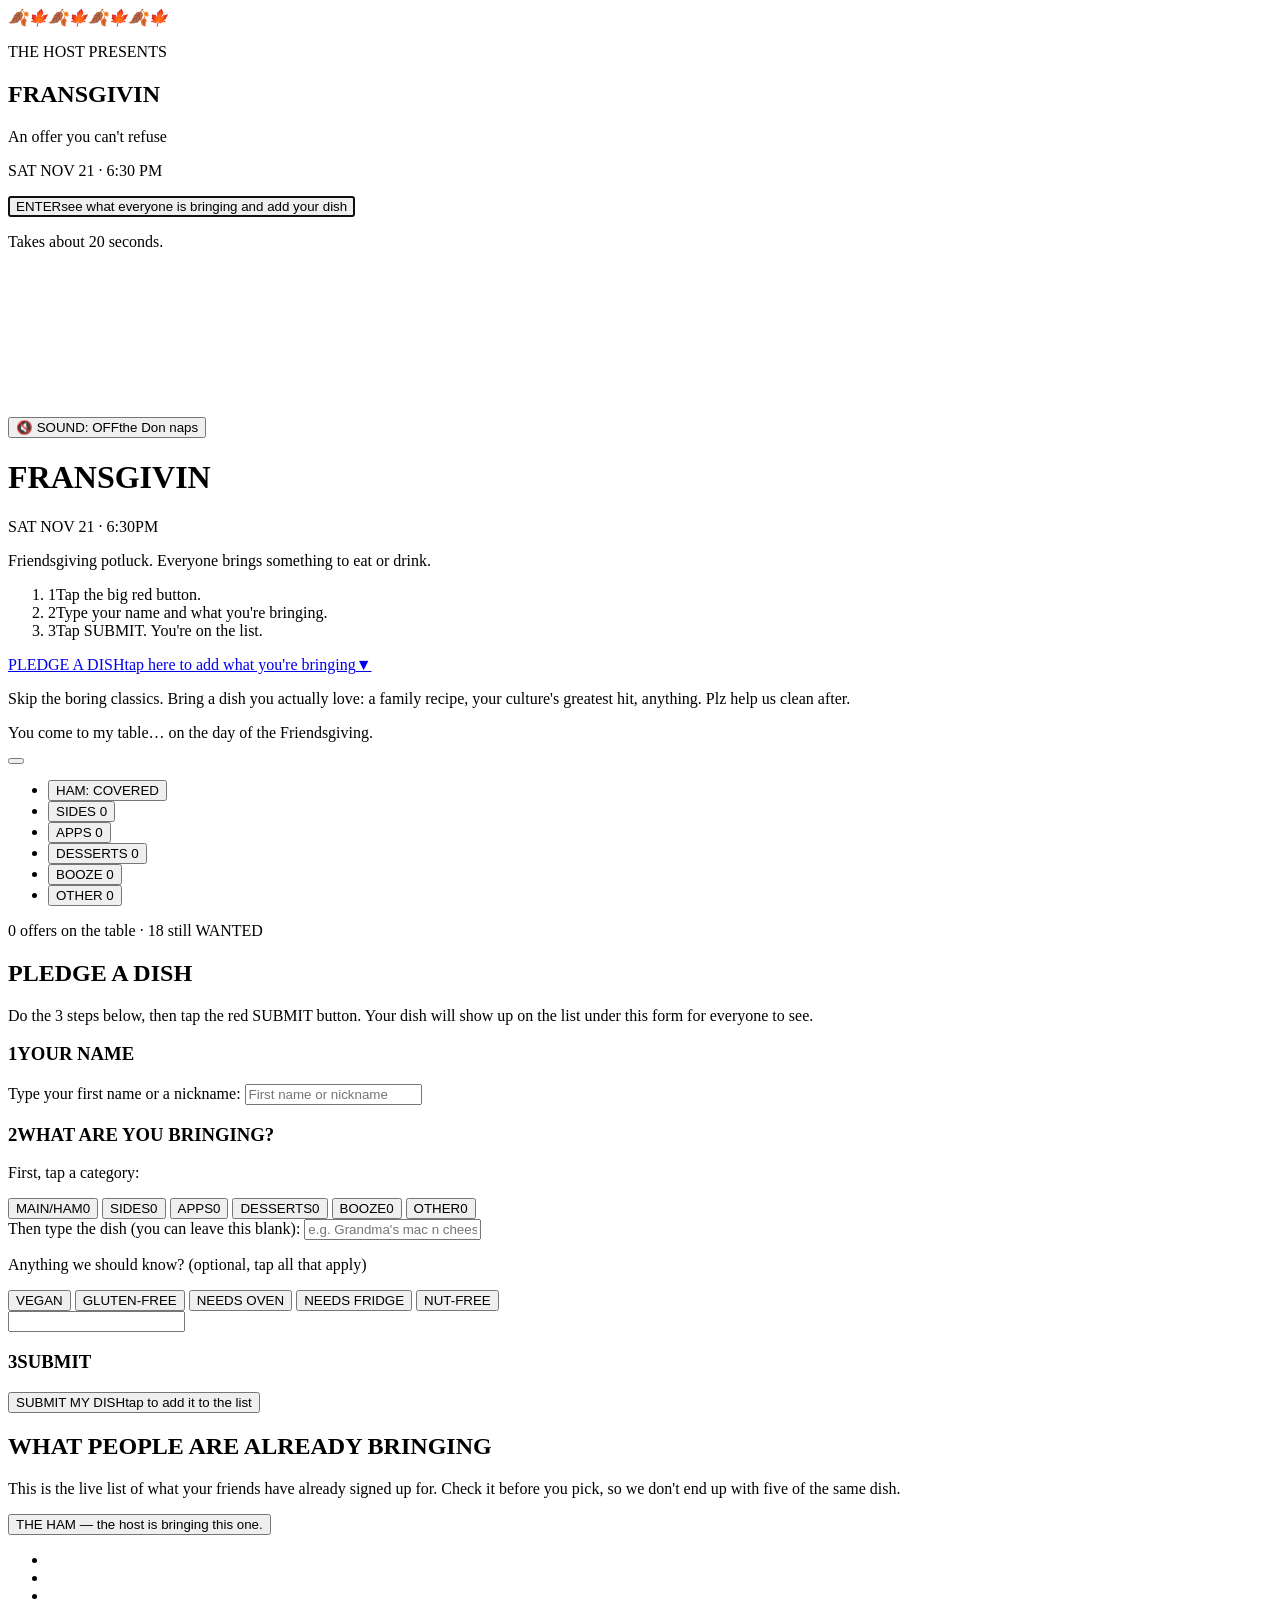
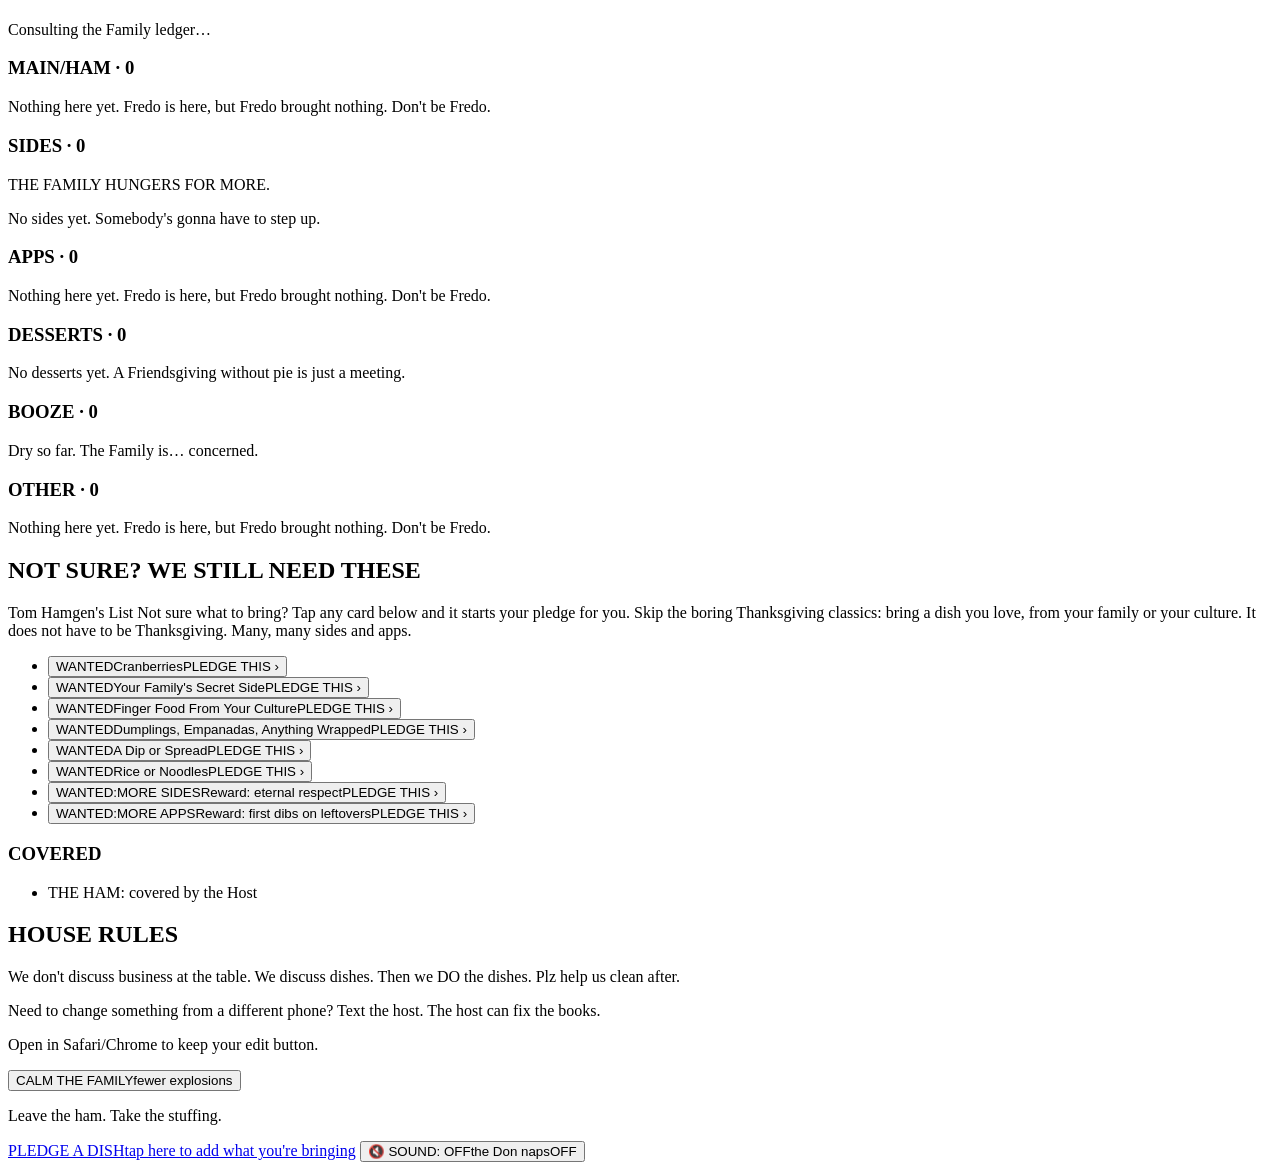
<file: src/body.html>
<body>
<noscript><style>.splash{display:none!important}</style></noscript>
<div id="splash" class="splash" role="dialog" aria-modal="true" aria-labelledby="splashTitle">
  <div class="splash-rays" aria-hidden="true"></div>
  <div class="leaves" aria-hidden="true"><i>🍂</i><i>🍁</i><i>🍂</i><i>🍁</i><i>🍂</i><i>🍁</i><i>🍂</i><i>🍁</i></div>
  <div class="splash-inner">
    <p class="splash-pre">THE HOST PRESENTS</p>
    <div class="splash-art" id="splashArt" aria-hidden="true"></div>
    <h2 id="splashTitle" class="splash-title">FRANSGIVIN</h2>
    <p class="splash-sub">An offer you can't refuse</p>
    <p class="splash-date">SAT NOV 21 · 6:30 PM</p>
    <button type="button" id="splashGo" class="btn btn-kapow btn-giant splash-go"><span class="btn-main">ENTER</span><span class="btn-sub">see what everyone is bringing and add your dish</span></button>
    <p class="splash-help">Takes about 20 seconds.</p>
  </div>
</div>
<canvas id="fx" class="fx-canvas" aria-hidden="true"></canvas>
<div id="banner" class="banner" role="status" hidden><span id="bannerText"></span> <button type="button" id="bannerRetry" class="banner-btn" hidden>RETRY</button></div>
<div id="testStrip" class="test-strip" role="status" hidden></div>
<noscript><p class="noscript">The Family's ledger needs JavaScript to take offers. Text the host what you're bringing.</p></noscript>
<main id="stage">
<div class="wrap">

<header id="hero" class="hero">
  <div class="hero-sound">
    <button type="button" class="snd snd-hero js-sound" aria-pressed="false"><span class="snd-ic" aria-hidden="true">🔇</span> <span class="snd-text">SOUND: OFF</span><span class="snd-sub">the Don naps</span></button>
  </div>
  <div class="puppet" id="puppetArt" aria-hidden="true"></div>
  <h1 class="logo">FRANSGIVIN</h1>
  <p class="date">SAT NOV 21 · 6:30PM</p>
  <p class="tagline">Friendsgiving potluck. Everyone brings something to eat or drink.</p>
  <ol class="steps" aria-label="How it works">
    <li><span class="step-n">1</span><span>Tap the big red button.</span></li>
    <li><span class="step-n">2</span><span>Type your name and what you're bringing.</span></li>
    <li><span class="step-n">3</span><span>Tap SUBMIT. You're on the list.</span></li>
  </ol>
  <div class="ctas">
    <a href="#ritual" class="btn btn-kapow btn-giant js-pledge"><span class="btn-main">PLEDGE A DISH</span><span class="btn-sub">tap here to add what you're bringing</span><span class="btn-arrow" aria-hidden="true">▼</span></a>
  </div>
  <p class="invite invite-2">Skip the boring classics. Bring a dish you actually love: a family recipe, your culture's greatest hit, anything. Plz help us clean after.</p>
  <div class="don-row">
    <div class="bubble-wrap">
      <p id="donBubble" class="bubble" aria-live="polite">You come to my table… on the day of the Friendsgiving.</p>
      <button type="button" id="seeMine" class="btn-mini" hidden>SEE MY DISH</button>
    </div>
    <button type="button" id="donBtn" class="don-btn" aria-label="Poke the Don"><span id="donArt" class="don-art" aria-hidden="true"></span></button>
  </div>
  <button type="button" id="pendingNotice" class="pending-notice" hidden></button>
  <nav class="ledger" aria-label="The Ledger">
    <ul id="ledger" class="ledger-list">
      <li><button type="button" class="ledger-btn" data-cat="Main/Ham"><span class="lg-name">HAM:</span> <span class="lg-n">COVERED</span></button></li>
      <li><button type="button" class="ledger-btn" data-cat="Sides"><span class="lg-name">SIDES</span> <span class="lg-n">0</span></button></li>
      <li><button type="button" class="ledger-btn" data-cat="Apps"><span class="lg-name">APPS</span> <span class="lg-n">0</span></button></li>
      <li><button type="button" class="ledger-btn" data-cat="Desserts"><span class="lg-name">DESSERTS</span> <span class="lg-n">0</span></button></li>
      <li><button type="button" class="ledger-btn" data-cat="Booze"><span class="lg-name">BOOZE</span> <span class="lg-n">0</span></button></li>
      <li><button type="button" class="ledger-btn" data-cat="Other"><span class="lg-name">OTHER</span> <span class="lg-n">0</span></button></li>
    </ul>
  </nav>
  <p id="ledgerSum" class="ledger-sum">0 offers on the table · 18 still WANTED</p>
</header>

<section id="ritual" class="section ritual" aria-labelledby="ritualTitle">
  <h2 id="ritualTitle" class="sec-title">PLEDGE A DISH</h2>
  <p class="lead">Do the 3 steps below, then tap the red SUBMIT button. Your dish will show up on the list under this form for everyone to see.</p>
  <form id="form" novalidate>
    <div class="panel tilt-l">
      <h3 class="panel-title"><span class="step-n">1</span>YOUR NAME</h3>
      <label for="nameIn" class="lbl">Type your first name or a nickname:</label>
      <input id="nameIn" name="name" class="field" type="text" maxlength="30" autocomplete="given-name" enterkeyhint="done" autocapitalize="words" spellcheck="false" placeholder="First name or nickname">
    </div>
    <div class="panel tilt-r">
      <h3 class="panel-title"><span class="step-n">2</span>WHAT ARE YOU BRINGING?</h3>
      <p id="catLbl" class="lbl">First, tap a category:</p>
      <div id="cats" class="cats" role="group" aria-labelledby="catLbl">
        <button type="button" class="cat" data-cat="Main/Ham" aria-pressed="false"><span class="cat-ic" aria-hidden="true"></span><span class="cat-name">MAIN/HAM</span><span class="cat-count">0</span></button>
        <button type="button" class="cat" data-cat="Sides" aria-pressed="false"><span class="cat-ic" aria-hidden="true"></span><span class="cat-name">SIDES</span><span class="cat-count">0</span></button>
        <button type="button" class="cat" data-cat="Apps" aria-pressed="false"><span class="cat-ic" aria-hidden="true"></span><span class="cat-name">APPS</span><span class="cat-count">0</span></button>
        <button type="button" class="cat" data-cat="Desserts" aria-pressed="false"><span class="cat-ic" aria-hidden="true"></span><span class="cat-name">DESSERTS</span><span class="cat-count">0</span></button>
        <button type="button" class="cat" data-cat="Booze" aria-pressed="false"><span class="cat-ic" aria-hidden="true"></span><span class="cat-name">BOOZE</span><span class="cat-count">0</span></button>
        <button type="button" class="cat" data-cat="Other" aria-pressed="false"><span class="cat-ic" aria-hidden="true"></span><span class="cat-name">OTHER</span><span class="cat-count">0</span></button>
      </div>
      <p id="hamNote" class="ham-note" hidden>The Host has the ham covered. A second main? Bold. Allowed.</p>
      <label for="dishIn" class="lbl">Then type the dish (you can leave this blank):</label>
      <input id="dishIn" name="dish" class="field" type="text" maxlength="60" autocomplete="off" enterkeyhint="done" autocapitalize="sentences" placeholder="e.g. Grandma's mac n cheese">
      <div id="dupStrip" class="dup-strip" aria-live="polite" hidden></div>
      <p id="notesLbl" class="lbl">Anything we should know? (optional, tap all that apply)</p>
      <div id="notes" class="chips" role="group" aria-labelledby="notesLbl">
        <button type="button" class="chip" aria-pressed="false" data-note="VEGAN">VEGAN</button>
        <button type="button" class="chip" aria-pressed="false" data-note="GLUTEN-FREE">GLUTEN-FREE</button>
        <button type="button" class="chip" aria-pressed="false" data-note="NEEDS OVEN">NEEDS OVEN</button>
        <button type="button" class="chip" aria-pressed="false" data-note="NEEDS FRIDGE">NEEDS FRIDGE</button>
        <button type="button" class="chip" aria-pressed="false" data-note="NUT-FREE">NUT-FREE</button>
      </div>
      <div class="hp" aria-hidden="true"><input id="hpIn" type="text" name="website" tabindex="-1" autocomplete="off"></div>
    </div>
    <div class="panel tilt-l seal-panel">
      <h3 class="panel-title"><span class="step-n">3</span>SUBMIT</h3>
      <button type="submit" id="sealBtn" class="btn btn-kapow btn-seal"><span class="btn-main">SUBMIT MY DISH</span><span id="sealSub" class="btn-sub">tap to add it to the list</span></button>
      <p id="status" class="status" aria-live="polite"></p>
    </div>
  </form>
</section>

<section id="table" class="section table-sec" aria-labelledby="tableTitle">
  <h2 id="tableTitle" class="sec-title">WHAT PEOPLE ARE ALREADY BRINGING</h2>
  <p class="lead">This is the live list of what your friends have already signed up for. Check it before you pick, so we don't end up with five of the same dish.</p>
  <button type="button" id="hamCard" class="ham-card" aria-label="The Host's ham">
    <span id="hamArt" class="ham-art" aria-hidden="true"></span>
    <span class="ham-text"><span class="dish">THE HAM</span> <span class="meta">— the host is bringing this one.</span></span>
  </button>
  <div id="tableLoading" class="loading">
    <ul class="cards"><li class="skel"></li><li class="skel"></li><li class="skel"></li></ul>
    <p class="loading-line">Consulting the Family ledger…</p>
  </div>
  <p id="tableEmpty" class="empty empty-all" hidden>Nobody has signed up yet. Be the first: tap PLEDGE A DISH above.</p>
  <div id="catPanels" class="cat-panels">
    <section class="cat-panel" id="cat-main" data-cat="Main/Ham"><div class="cat-head"><h3 class="cat-h">MAIN/HAM · <span class="cat-n">0</span></h3><p class="cat-status"></p></div><ul class="cards"></ul><p class="empty">Nothing here yet. Fredo is here, but Fredo brought nothing. Don't be Fredo.</p></section>
    <section class="cat-panel" id="cat-sides" data-cat="Sides"><div class="cat-head"><h3 class="cat-h">SIDES · <span class="cat-n">0</span></h3><p class="cat-status">THE FAMILY HUNGERS FOR MORE.</p></div><ul class="cards"></ul><p class="empty">No sides yet. Somebody's gonna have to step up.</p></section>
    <section class="cat-panel" id="cat-apps" data-cat="Apps"><div class="cat-head"><h3 class="cat-h">APPS · <span class="cat-n">0</span></h3><p class="cat-status"></p></div><ul class="cards"></ul><p class="empty">Nothing here yet. Fredo is here, but Fredo brought nothing. Don't be Fredo.</p></section>
    <section class="cat-panel" id="cat-desserts" data-cat="Desserts"><div class="cat-head"><h3 class="cat-h">DESSERTS · <span class="cat-n">0</span></h3><p class="cat-status"></p></div><ul class="cards"></ul><p class="empty">No desserts yet. A Friendsgiving without pie is just a meeting.</p></section>
    <section class="cat-panel" id="cat-booze" data-cat="Booze"><div class="cat-head"><h3 class="cat-h">BOOZE · <span class="cat-n">0</span></h3><p class="cat-status"></p></div><ul class="cards"></ul><p class="empty">Dry so far. The Family is… concerned.</p></section>
    <section class="cat-panel" id="cat-other" data-cat="Other"><div class="cat-head"><h3 class="cat-h">OTHER · <span class="cat-n">0</span></h3><p class="cat-status"></p></div><ul class="cards"></ul><p class="empty">Nothing here yet. Fredo is here, but Fredo brought nothing. Don't be Fredo.</p></section>
  </div>
</section>

<section id="wanted" class="section wanted-sec" aria-labelledby="wantedTitle">
  <h2 id="wantedTitle" class="sec-title">NOT SURE? WE STILL NEED THESE</h2>
  <div class="hamgen-row">
    <span id="hamgenArt" class="hamgen-art" aria-hidden="true"></span>
    <p class="blurb"><span class="blurb-who">Tom Hamgen's List</span> Not sure what to bring? Tap any card below and it starts your pledge for you. Skip the boring Thanksgiving classics: bring a dish you love, from your family or your culture. It does not have to be Thanksgiving. Many, many sides and apps.</p>
  </div>
  <p id="allFilled" class="all-filled" hidden>All filled. More sides anyway. Sides are love.</p>
  <ul id="posters" class="posters">
    <li><button type="button" class="poster" data-idx="0"><span class="p-w">WANTED</span><span class="p-name">Cranberries</span><span class="p-claim">PLEDGE THIS ›</span></button></li>
    <li><button type="button" class="poster" data-idx="1"><span class="p-w">WANTED</span><span class="p-name">Your Family's Secret Side</span><span class="p-claim">PLEDGE THIS ›</span></button></li>
    <li><button type="button" class="poster" data-idx="2"><span class="p-w">WANTED</span><span class="p-name">Finger Food From Your Culture</span><span class="p-claim">PLEDGE THIS ›</span></button></li>
    <li><button type="button" class="poster" data-idx="3"><span class="p-w">WANTED</span><span class="p-name">Dumplings, Empanadas, Anything Wrapped</span><span class="p-claim">PLEDGE THIS ›</span></button></li>
    <li><button type="button" class="poster" data-idx="4"><span class="p-w">WANTED</span><span class="p-name">A Dip or Spread</span><span class="p-claim">PLEDGE THIS ›</span></button></li>
    <li><button type="button" class="poster" data-idx="5"><span class="p-w">WANTED</span><span class="p-name">Rice or Noodles</span><span class="p-claim">PLEDGE THIS ›</span></button></li>
    <li><button type="button" class="poster poster-more" data-idx="more"><span class="p-w">WANTED:</span><span class="p-name">MORE SIDES</span><span class="p-reward">Reward: eternal respect</span><span class="p-claim">PLEDGE THIS ›</span></button></li>
    <li><button type="button" class="poster poster-more" data-idx="moreApps"><span class="p-w">WANTED:</span><span class="p-name">MORE APPS</span><span class="p-reward">Reward: first dibs on leftovers</span><span class="p-claim">PLEDGE THIS ›</span></button></li>
  </ul>
  <button type="button" id="moreWanted" class="btn-link more-wanted" aria-expanded="false" aria-controls="posters" hidden>+12 MORE WANTED</button>
  <div class="covered">
    <h3 class="covered-h">COVERED</h3>
    <ul id="covered" class="covered-list"><li><span class="cv-item">THE HAM: covered by the Host</span></li></ul>
  </div>
</section>

<section id="rules" class="section panel rules tilt-r" aria-labelledby="rulesTitle">
  <h2 id="rulesTitle" class="sec-title">HOUSE RULES</h2>
  <p>We don't discuss business at the table. We discuss dishes. Then we DO the dishes. Plz help us clean after.</p>
</section>

<footer id="foot" class="foot">
  <p class="foot-line">Need to change something from a different phone? Text the host. The host can fix the books.</p>
  <p class="foot-small">Open in Safari/Chrome to keep your edit button.</p>
  <button type="button" id="calmBtn" class="btn-link calm-btn" aria-pressed="false"><span class="btn-main">CALM THE FAMILY</span><span class="btn-sub">fewer explosions</span></button>
  <p id="footJoke" class="foot-joke">Leave the ham. Take the stuffing.</p>
  <span id="broomArt" class="broom-art" aria-hidden="true"></span>
</footer>

</div>
</main>

<div id="bar" class="bar">
  <a href="#ritual" class="btn btn-kapow bar-pledge js-pledge"><span class="btn-main">PLEDGE A DISH</span><span class="btn-sub">tap here to add what you're bringing</span></a>
  <button type="button" class="snd snd-bar js-sound" aria-pressed="false"><span class="snd-ic" aria-hidden="true">🔇</span> <span class="snd-text">SOUND: OFF</span><span class="snd-sub">the Don naps</span><span class="snd-short" aria-hidden="true">OFF</span></button>
</div>
<div id="toasts" class="toasts" aria-live="polite"></div>
<div id="fxLayer" class="fx-layer" aria-hidden="true"></div>

<div id="sheet" class="sheet-wrap" hidden>
  <div id="sheetBackdrop" class="sheet-backdrop"></div>
  <div id="sheetBox" class="sheet" role="dialog" aria-modal="true" aria-labelledby="sheetTitle">
    <div class="sheet-top">
      <span id="spudsArt" class="spuds-art" aria-hidden="true"></span>
      <h2 id="sheetTitle" class="sheet-title" tabindex="-1"></h2>
    </div>
    <ul id="sheetRows" class="sheet-rows"></ul>
    <div id="sheetChips" class="chips sheet-chips"></div>
    <div class="sheet-btns">
      <button type="button" id="sheetPick" class="btn btn-kapow btn-56"><span class="btn-main">PICK SOMETHING ELSE</span><span class="btn-sub">choose a different dish</span></button>
      <button type="button" id="sheetAnyway" class="btn btn-ink-outline btn-56"><span class="btn-main">BRING IT ANYWAY</span><span class="btn-sub">two is fine</span></button>
    </div>
  </div>
</div>

<script>
(function () {
  var s = document.getElementById('splash');
  if (!s) return;
  var root = document.documentElement;
  if (/(^| )no-splash( |$)/.test(root.className)) { s.parentNode.removeChild(s); return; }
  root.className += ' splash-on';
  var done = false, timer = 0, ids = ['stage', 'bar'];
  function lock(v) { ids.forEach(function (id) { var e = document.getElementById(id); if (e) { try { e.inert = v; } catch (x) { /* optional */ } } }); }
  function close() {
    if (done) return; done = true; clearTimeout(timer);
    try { sessionStorage.setItem('frans_splash', '1'); } catch (e) { /* private mode */ }
    s.className += ' out'; lock(false);
    root.className = root.className.replace(' splash-on', '');
    window.scrollTo(0, 0);
    setTimeout(function () {
      if (s.parentNode) s.parentNode.removeChild(s);
      try { if (window.FX && FX.play) FX.play('hero', { hero: document.getElementById('hero'), logo: document.querySelector('.logo') }); } catch (e) { /* effects are optional */ }
    }, 420);
  }
  lock(true);
  s.addEventListener('click', close);
  document.addEventListener('keydown', function (e) { if (e.key === 'Escape' || e.key === 'Enter') close(); });
  timer = setTimeout(close, 9000);
  var go = document.getElementById('splashGo');
  try { go.focus({ preventScroll: true }); } catch (e) { /* ignore */ }
})();
</script>
</file>
